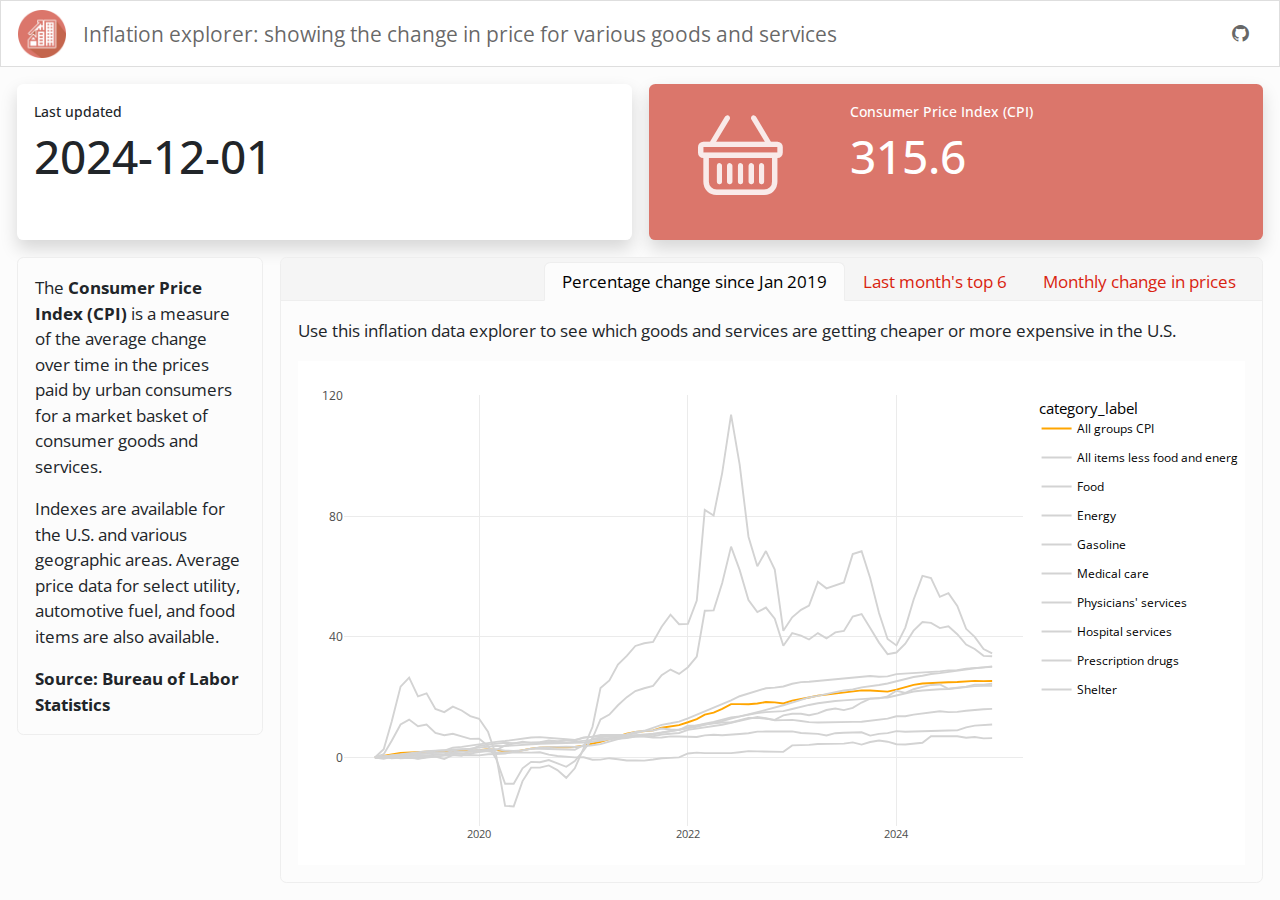
<file: index.html>
<!DOCTYPE html>
<html xmlns="http://www.w3.org/1999/xhtml" lang="en" xml:lang="en"><head>

<meta charset="utf-8">
<meta name="generator" content="quarto-1.6.37">

<meta name="viewport" content="width=device-width, initial-scale=1.0, user-scalable=yes">


<title>Inflation explorer: showing the change in price for various goods and services</title>
<style>
code{white-space: pre-wrap;}
span.smallcaps{font-variant: small-caps;}
div.columns{display: flex; gap: min(4vw, 1.5em);}
div.column{flex: auto; overflow-x: auto;}
div.hanging-indent{margin-left: 1.5em; text-indent: -1.5em;}
ul.task-list{list-style: none;}
ul.task-list li input[type="checkbox"] {
  width: 0.8em;
  margin: 0 0.8em 0.2em -1em; /* quarto-specific, see https://github.com/quarto-dev/quarto-cli/issues/4556 */ 
  vertical-align: middle;
}
</style>


<script src="index_files/libs/clipboard/clipboard.min.js"></script>
<script src="index_files/libs/quarto-html/quarto.js"></script>
<script src="index_files/libs/quarto-html/popper.min.js"></script>
<script src="index_files/libs/quarto-html/tippy.umd.min.js"></script>
<script src="index_files/libs/quarto-html/anchor.min.js"></script>
<link href="index_files/libs/quarto-html/tippy.css" rel="stylesheet">
<link href="index_files/libs/quarto-html/quarto-syntax-highlighting-29e2c20b02301cfff04dc8050bf30c7e.css" rel="stylesheet" id="quarto-text-highlighting-styles">
<script src="index_files/libs/bootstrap/bootstrap.min.js"></script>
<link href="index_files/libs/bootstrap/bootstrap-icons.css" rel="stylesheet">
<link href="index_files/libs/bootstrap/bootstrap-85a39921254bad258e43ceabcf6a8b48.min.css" rel="stylesheet" append-hash="true" id="quarto-bootstrap" data-mode="light">
<script src="index_files/libs/quarto-dashboard/quarto-dashboard.js"></script>
<script src="index_files/libs/quarto-dashboard/stickythead.js"></script>
<script src="index_files/libs/quarto-dashboard/datatables.min.js" kdttablesentinel="true"></script>
<script src="index_files/libs/quarto-dashboard/pdfmake.min.js" kdttablesentinel="true"></script>
<script src="index_files/libs/quarto-dashboard/vfs_fonts.js" kdttablesentinel="true"></script>
<script src="index_files/libs/quarto-dashboard/web-components.js" type="module"></script>
<script src="index_files/libs/quarto-dashboard/components.js"></script>
<link href="index_files/libs/quarto-dashboard/datatables.min.css" rel="stylesheet" kdttablesentinel="true">
<link href="index_files/libs/htmltools-fill-0.5.8.1/fill.css" rel="stylesheet">

<script src="index_files/libs/htmlwidgets-1.6.4/htmlwidgets.js"></script>

<script src="index_files/libs/plotly-binding-4.10.4/plotly.js"></script>

<script src="index_files/libs/typedarray-0.1/typedarray.min.js"></script>

<script src="index_files/libs/jquery-3.5.1/jquery.min.js"></script>

<link href="index_files/libs/crosstalk-1.2.1/css/crosstalk.min.css" rel="stylesheet">

<script src="index_files/libs/crosstalk-1.2.1/js/crosstalk.min.js"></script>

<link href="index_files/libs/plotly-htmlwidgets-css-2.11.1/plotly-htmlwidgets.css" rel="stylesheet">

<script src="index_files/libs/plotly-main-2.11.1/plotly-latest.min.js"></script>



</head>

<body class="quarto-dashboard dashboard-fill fullcontent">

<header id="quarto-dashboard-header">
<nav class="navbar navbar-expand-md slim" data-bs-theme="dark">
  <div class="navbar-container container-fluid">
    <button class="navbar-toggler hidden" type="button" data-bs-toggle="collapse" data-bs-target="#dashboard-collapse" aria-controls="dashboard-collapse" aria-expanded="false" aria-label="Toggle navigation">
      <span class="navbar-toggler-icon"></span>
    </button>    


    <div class="navbar-brand-container">       
    <a href="#"><img src="images/logo-orange.png" alt="" class="navbar-logo d-inline-block"></a>
      <div class="navbar-title">
        <div class="navbar-title-text"><a href="#">Inflation explorer: showing the change in price for various goods and services</a></div>
        
        
      </div>
    </div>
<div class="quarto-dashboard-links"><a class="quarto-dashboard-link" href="https://github.com/econmaett/bls-dashboard"><i class="bi bi-github"></i></a></div></div>
</nav>
</header>
<div class="page-layout-custom quarto-dashboard-content bslib-gap-spacing html-fill-container bslib-page-fill">  

<div class="bslib-grid-item html-fill-item bslib-grid" data-layout="fill" style="display: grid; grid-template-rows: minmax(3em, 20fr) minmax(3em, 80fr); grid-auto-columns: minmax(0, 1fr);">
<div class="bslib-grid" style="display: grid; grid-template-columns: minmax(3em, 1fr) minmax(3em, 1fr);
grid-auto-rows: minmax(0, 1fr);">
<div class="card valuebox cell bslib-card html-fill-container bslib-value-box" data-bslib-card-init="" data-require-bs-caller="card()" style=" background: #ffff;">
<div class="card-body html-fill-item html-fill-container">
<div class="html-fill-item html-fill-container value-box-grid">
<div class="value-box-area">
<p class="value-box-title">
Last updated
</p>
<p class="value-box-value">
2024-12-01
</p>
</div>
</div>
</div>
<script data-bslib-card-init="">bslib.Card.initializeAllCards();</script></div><div class="card valuebox cell bslib-card html-fill-container bslib-value-box bg-primary showcase-left-center" data-bslib-card-init="" data-require-bs-caller="card()">
<div class="card-body html-fill-item html-fill-container">
<div data-icon="basket" class="html-fill-item html-fill-container value-box-grid">
<div class="value-box-showcase html-fill-item html-fill-container">

<i class="bi bi-basket"></i></div>
<div class="value-box-area">
<p class="value-box-title">
Consumer Price Index (CPI)
</p>
<p class="value-box-value">
315.6
</p>
</div>
</div>
</div>
<script data-bslib-card-init="">bslib.Card.initializeAllCards();</script></div>
</div>
<div class="bslib-grid" style="display: grid; grid-template-columns: minmax(3em, 20fr) minmax(3em, 80fr);
grid-auto-rows: minmax(0, 1fr);">
<div class="bslib-grid" style="display: grid; grid-template-rows: minmax(3em, max-content); grid-auto-columns: minmax(0, 1fr);">
<div class="card bslib-card html-fill-container" data-fill="false" data-bslib-card-init="" data-require-bs-caller="card()" data-full-screen="false">
<div class="card-body html-fill-item html-fill-container">
<p>The <strong>Consumer Price Index (CPI)</strong> is a measure of the average change over time in the prices paid by urban consumers for a market basket of consumer goods and services.</p>
<p>Indexes are available for the U.S. and various geographic areas. Average price data for select utility, automotive fuel, and food items are also available.</p>
<strong>Source: Bureau of Labor Statistics</strong>
</div>
<bslib-tooltip placement="auto" bsoptions="[]" data-require-bs-version="5" data-require-bs-caller="tooltip()">
    <template>Expand</template>
    <span class="bslib-full-screen-enter badge rounded-pill">
        <svg xmlns="http://www.w3.org/2000/svg" viewbox="0 0 24 24" style="height:1em;width:1em;" aria-hidden="true" role="img"><path d="M20 5C20 4.4 19.6 4 19 4H13C12.4 4 12 3.6 12 3C12 2.4 12.4 2 13 2H21C21.6 2 22 2.4 22 3V11C22 11.6 21.6 12 21 12C20.4 12 20 11.6 20 11V5ZM4 19C4 19.6 4.4 20 5 20H11C11.6 20 12 20.4 12 21C12 21.6 11.6 22 11 22H3C2.4 22 2 21.6 2 21V13C2 12.4 2.4 12 3 12C3.6 12 4 12.4 4 13V19Z"></path></svg>
    </span>
</bslib-tooltip><script data-bslib-card-init="">bslib.Card.initializeAllCards();</script></div>
</div><div class="card tabset bslib-card html-fill-container" data-bslib-card-init="" data-require-bs-caller="card()" data-full-screen="false">
<div class="card-header bslib-navs-card-title"><div class="card-title"><span style="display: inline">

</span></div><ul class="nav nav-tabs card-header-tabs" role="tablist" data-tabsetid="card-tabset-4"><li class="nav-item" role="presentation"><a href="#card-tabset-4-1" role="tab" data-toggle="tab" data-bs-toggle="tab" data-value="Percentage change since Jan 2019" aria-selected="true" class="nav-link active">Percentage change since Jan 2019</a></li><li class="nav-item" role="presentation"><a href="#card-tabset-4-2" role="tab" data-toggle="tab" data-bs-toggle="tab" data-value="Last month's top 6" aria-selected="false" class="nav-link">Last month's top 6</a></li><li class="nav-item" role="presentation"><a href="#card-tabset-4-3" role="tab" data-toggle="tab" data-bs-toggle="tab" data-value="Monthly change in prices" aria-selected="false" class="nav-link">Monthly change in prices</a></li></ul></div>



<div id="3ade8a4a-fb1d-4a6c-8409-ac45482d5fc9" class="hidden">

</div>
<div class="tab-content html-fill-item html-fill-container" data-tabset-id="card-tabset-4"><div class="tab-pane active show html-fill-item html-fill-container" role="tabpanel" id="card-tabset-4-1"><div class="card-body html-fill-item html-fill-container" data-title="Percentage change since Jan 2019">
<p>Use this inflation data explorer to see which goods and services are getting cheaper or more expensive in the U.S.</p>
<div class="cell-output-display html-fill-item html-fill-container">
<div class="plotly html-widget html-fill-item html-fill-container" id="htmlwidget-b63f245f07ba018b2f33" style="width:100%;height:260px;"></div>
<script type="application/json" data-for="htmlwidget-b63f245f07ba018b2f33">{"x":{"data":[{"x":[17897,17928,17956,17987,18017,18048,18078,18109,18140,18170,18201,18231,18262,18293,18322,18353,18383,18414,18444,18475,18506,18536,18567,18597,18628,18659,18687,18718,18748,18779,18809,18840,18871,18901,18932,18962,18993,19024,19052,19083,19113,19144,19174,19205,19236,19266,19297,19327,19358,19389,19417,19448,19478,19509,19539,19570,19601,19631,19662,19692,19723,19754,19783,19814,19844,19875,19905,19936,19967,19997,20028,20058],"y":[0,0.42270531400967032,0.98922578184592269,1.5239638952453649,1.7400839054157113,1.7603451563691772,1.930380752606168,1.9252161200101721,2.0050692855326826,2.2382723112128207,2.183447749809321,2.0904843630816172,2.4865719552504508,2.7674485125858155,2.543780193236723,1.8580758962624035,1.8600622934147029,2.4174453343503832,2.935497711670485,3.2600750063564776,3.4038901601830602,3.446796338672764,3.3836289092295941,3.4809623696923468,3.9211479786422601,4.4900521230612851,5.2301837020086532,6.0950610221205128,6.9456362827358271,7.9392321383168225,8.4584763539282992,8.6825419527078651,8.9777205695397981,9.8831203915586112,10.423023137554026,10.762299771167061,11.694317315026712,12.71453089244852,14.219425375031793,14.857058860920414,16.123188405797105,17.718265319094836,17.704360539028741,17.662646198830412,17.915713196033565,18.394037630307658,18.27445652173914,17.911343122298515,18.854087210780587,19.517543859649116,19.913234172387501,20.519879862700233,20.823401347571838,21.213529748283751,21.444746376811587,21.975114416475982,22.278238621917112,22.231359649122808,21.985046402237479,21.863876175947112,22.527730104246118,23.286136536994675,24.083079074497842,24.566170861937458,24.773153445207232,24.815265064836012,24.96027205695399,25.061975591151796,25.262601703534198,25.406814136791255,25.338879354182559,25.383374650394114],"text":["year_month: 2019-01-01<br />jan_2019_pct_change:   0.000000000<br />category_label: All groups CPI<br />category_label: All groups CPI","year_month: 2019-02-01<br />jan_2019_pct_change:   0.422705314<br />category_label: All groups CPI<br />category_label: All groups CPI","year_month: 2019-03-01<br />jan_2019_pct_change:   0.989225782<br />category_label: All groups CPI<br />category_label: All groups CPI","year_month: 2019-04-01<br />jan_2019_pct_change:   1.523963895<br />category_label: All groups CPI<br />category_label: All groups CPI","year_month: 2019-05-01<br />jan_2019_pct_change:   1.740083905<br />category_label: All groups CPI<br />category_label: All groups CPI","year_month: 2019-06-01<br />jan_2019_pct_change:   1.760345156<br />category_label: All groups CPI<br />category_label: All groups CPI","year_month: 2019-07-01<br />jan_2019_pct_change:   1.930380753<br />category_label: All groups CPI<br />category_label: All groups CPI","year_month: 2019-08-01<br />jan_2019_pct_change:   1.925216120<br />category_label: All groups CPI<br />category_label: All groups CPI","year_month: 2019-09-01<br />jan_2019_pct_change:   2.005069286<br />category_label: All groups CPI<br />category_label: All groups CPI","year_month: 2019-10-01<br />jan_2019_pct_change:   2.238272311<br />category_label: All groups CPI<br />category_label: All groups CPI","year_month: 2019-11-01<br />jan_2019_pct_change:   2.183447750<br />category_label: All groups CPI<br />category_label: All groups CPI","year_month: 2019-12-01<br />jan_2019_pct_change:   2.090484363<br />category_label: All groups CPI<br />category_label: All groups CPI","year_month: 2020-01-01<br />jan_2019_pct_change:   2.486571955<br />category_label: All groups CPI<br />category_label: All groups CPI","year_month: 2020-02-01<br />jan_2019_pct_change:   2.767448513<br />category_label: All groups CPI<br />category_label: All groups CPI","year_month: 2020-03-01<br />jan_2019_pct_change:   2.543780193<br />category_label: All groups CPI<br />category_label: All groups CPI","year_month: 2020-04-01<br />jan_2019_pct_change:   1.858075896<br />category_label: All groups CPI<br />category_label: All groups CPI","year_month: 2020-05-01<br />jan_2019_pct_change:   1.860062293<br />category_label: All groups CPI<br />category_label: All groups CPI","year_month: 2020-06-01<br />jan_2019_pct_change:   2.417445334<br />category_label: All groups CPI<br />category_label: All groups CPI","year_month: 2020-07-01<br />jan_2019_pct_change:   2.935497712<br />category_label: All groups CPI<br />category_label: All groups CPI","year_month: 2020-08-01<br />jan_2019_pct_change:   3.260075006<br />category_label: All groups CPI<br />category_label: All groups CPI","year_month: 2020-09-01<br />jan_2019_pct_change:   3.403890160<br />category_label: All groups CPI<br />category_label: All groups CPI","year_month: 2020-10-01<br />jan_2019_pct_change:   3.446796339<br />category_label: All groups CPI<br />category_label: All groups CPI","year_month: 2020-11-01<br />jan_2019_pct_change:   3.383628909<br />category_label: All groups CPI<br />category_label: All groups CPI","year_month: 2020-12-01<br />jan_2019_pct_change:   3.480962370<br />category_label: All groups CPI<br />category_label: All groups CPI","year_month: 2021-01-01<br />jan_2019_pct_change:   3.921147979<br />category_label: All groups CPI<br />category_label: All groups CPI","year_month: 2021-02-01<br />jan_2019_pct_change:   4.490052123<br />category_label: All groups CPI<br />category_label: All groups CPI","year_month: 2021-03-01<br />jan_2019_pct_change:   5.230183702<br />category_label: All groups CPI<br />category_label: All groups CPI","year_month: 2021-04-01<br />jan_2019_pct_change:   6.095061022<br />category_label: All groups CPI<br />category_label: All groups CPI","year_month: 2021-05-01<br />jan_2019_pct_change:   6.945636283<br />category_label: All groups CPI<br />category_label: All groups CPI","year_month: 2021-06-01<br />jan_2019_pct_change:   7.939232138<br />category_label: All groups CPI<br />category_label: All groups CPI","year_month: 2021-07-01<br />jan_2019_pct_change:   8.458476354<br />category_label: All groups CPI<br />category_label: All groups CPI","year_month: 2021-08-01<br />jan_2019_pct_change:   8.682541953<br />category_label: All groups CPI<br />category_label: All groups CPI","year_month: 2021-09-01<br />jan_2019_pct_change:   8.977720570<br />category_label: All groups CPI<br />category_label: All groups CPI","year_month: 2021-10-01<br />jan_2019_pct_change:   9.883120392<br />category_label: All groups CPI<br />category_label: All groups CPI","year_month: 2021-11-01<br />jan_2019_pct_change:  10.423023138<br />category_label: All groups CPI<br />category_label: All groups CPI","year_month: 2021-12-01<br />jan_2019_pct_change:  10.762299771<br />category_label: All groups CPI<br />category_label: All groups CPI","year_month: 2022-01-01<br />jan_2019_pct_change:  11.694317315<br />category_label: All groups CPI<br />category_label: All groups CPI","year_month: 2022-02-01<br />jan_2019_pct_change:  12.714530892<br />category_label: All groups CPI<br />category_label: All groups CPI","year_month: 2022-03-01<br />jan_2019_pct_change:  14.219425375<br />category_label: All groups CPI<br />category_label: All groups CPI","year_month: 2022-04-01<br />jan_2019_pct_change:  14.857058861<br />category_label: All groups CPI<br />category_label: All groups CPI","year_month: 2022-05-01<br />jan_2019_pct_change:  16.123188406<br />category_label: All groups CPI<br />category_label: All groups CPI","year_month: 2022-06-01<br />jan_2019_pct_change:  17.718265319<br />category_label: All groups CPI<br />category_label: All groups CPI","year_month: 2022-07-01<br />jan_2019_pct_change:  17.704360539<br />category_label: All groups CPI<br />category_label: All groups CPI","year_month: 2022-08-01<br />jan_2019_pct_change:  17.662646199<br />category_label: All groups CPI<br />category_label: All groups CPI","year_month: 2022-09-01<br />jan_2019_pct_change:  17.915713196<br />category_label: All groups CPI<br />category_label: All groups CPI","year_month: 2022-10-01<br />jan_2019_pct_change:  18.394037630<br />category_label: All groups CPI<br />category_label: All groups CPI","year_month: 2022-11-01<br />jan_2019_pct_change:  18.274456522<br />category_label: All groups CPI<br />category_label: All groups CPI","year_month: 2022-12-01<br />jan_2019_pct_change:  17.911343122<br />category_label: All groups CPI<br />category_label: All groups CPI","year_month: 2023-01-01<br />jan_2019_pct_change:  18.854087211<br />category_label: All groups CPI<br />category_label: All groups CPI","year_month: 2023-02-01<br />jan_2019_pct_change:  19.517543860<br />category_label: All groups CPI<br />category_label: All groups CPI","year_month: 2023-03-01<br />jan_2019_pct_change:  19.913234172<br />category_label: All groups CPI<br />category_label: All groups CPI","year_month: 2023-04-01<br />jan_2019_pct_change:  20.519879863<br />category_label: All groups CPI<br />category_label: All groups CPI","year_month: 2023-05-01<br />jan_2019_pct_change:  20.823401348<br />category_label: All groups CPI<br />category_label: All groups CPI","year_month: 2023-06-01<br />jan_2019_pct_change:  21.213529748<br />category_label: All groups CPI<br />category_label: All groups CPI","year_month: 2023-07-01<br />jan_2019_pct_change:  21.444746377<br />category_label: All groups CPI<br />category_label: All groups CPI","year_month: 2023-08-01<br />jan_2019_pct_change:  21.975114416<br />category_label: All groups CPI<br />category_label: All groups CPI","year_month: 2023-09-01<br />jan_2019_pct_change:  22.278238622<br />category_label: All groups CPI<br />category_label: All groups CPI","year_month: 2023-10-01<br />jan_2019_pct_change:  22.231359649<br />category_label: All groups CPI<br />category_label: All groups CPI","year_month: 2023-11-01<br />jan_2019_pct_change:  21.985046402<br />category_label: All groups CPI<br />category_label: All groups CPI","year_month: 2023-12-01<br />jan_2019_pct_change:  21.863876176<br />category_label: All groups CPI<br />category_label: All groups CPI","year_month: 2024-01-01<br />jan_2019_pct_change:  22.527730104<br />category_label: All groups CPI<br />category_label: All groups CPI","year_month: 2024-02-01<br />jan_2019_pct_change:  23.286136537<br />category_label: All groups CPI<br />category_label: All groups CPI","year_month: 2024-03-01<br />jan_2019_pct_change:  24.083079074<br />category_label: All groups CPI<br />category_label: All groups CPI","year_month: 2024-04-01<br />jan_2019_pct_change:  24.566170862<br />category_label: All groups CPI<br />category_label: All groups CPI","year_month: 2024-05-01<br />jan_2019_pct_change:  24.773153445<br />category_label: All groups CPI<br />category_label: All groups CPI","year_month: 2024-06-01<br />jan_2019_pct_change:  24.815265065<br />category_label: All groups CPI<br />category_label: All groups CPI","year_month: 2024-07-01<br />jan_2019_pct_change:  24.960272057<br />category_label: All groups CPI<br />category_label: All groups CPI","year_month: 2024-08-01<br />jan_2019_pct_change:  25.061975591<br />category_label: All groups CPI<br />category_label: All groups CPI","year_month: 2024-09-01<br />jan_2019_pct_change:  25.262601704<br />category_label: All groups CPI<br />category_label: All groups CPI","year_month: 2024-10-01<br />jan_2019_pct_change:  25.406814137<br />category_label: All groups CPI<br />category_label: All groups CPI","year_month: 2024-11-01<br />jan_2019_pct_change:  25.338879354<br />category_label: All groups CPI<br />category_label: All groups CPI","year_month: 2024-12-01<br />jan_2019_pct_change:  25.383374650<br />category_label: All groups CPI<br />category_label: All groups CPI"],"type":"scatter","mode":"lines","line":{"width":1.8897637795275593,"color":"rgba(255,165,0,1)","dash":"solid"},"hoveron":"points","name":"All groups CPI","legendgroup":"All groups CPI","showlegend":true,"xaxis":"x","yaxis":"y","hoverinfo":"text","frame":null},{"x":[17897,17928,17956,17987,18017,18048,18078,18109,18140,18170,18201,18231,18262,18293,18322,18353,18383,18414,18444,18475,18506,18536,18567,18597,18628,18659,18687,18718,18748,18779,18809,18840,18871,18901,18932,18962,18993,19024,19052,19083,19113,19144,19174,19205,19236,19266,19297,19327,19358,19389,19417,19448,19478,19509,19539,19570,19601,19631,19662,19692,19723,19754,19783,19814,19844,19875,19905,19936,19967,19997,20028,20058],"y":[0,0.38135951591943845,0.65892158294953851,0.84960134090925776,0.94878556984797935,1.1744489124333992,1.3239941258332473,1.5558084283528375,1.6915139819007916,1.8979555746918797,1.9167928894903121,1.850285635201939,2.2612466458046625,2.7471724806052382,2.7640876204242613,2.2939236204550113,2.1824374716479049,2.375808274578854,2.9144017038158863,3.3192117544844177,3.4337733832586093,3.5391085721315227,3.594851646535087,3.4998962025511045,3.7032623153750861,4.065015646504337,4.4559860373209528,5.3228869530451108,6.0629243201266929,6.9567356855629283,7.3134913617456432,7.4522723952606809,7.5972043887099137,8.2634302365812982,8.7005328269043005,9.1441708121573715,9.9468710835684657,10.739960480082427,11.218966484957054,11.81138081361822,12.449542906789873,13.285304587847238,13.656668793873644,14.245623207571825,14.731549042372421,15.067160793781373,15.176724767609048,15.373939920498836,16.084760227893057,16.872467534464601,17.435664803438382,17.982715802584934,18.442884492661129,18.755814579312787,18.944956597288954,19.214445529405431,19.488932116468423,19.705369019152545,19.7922513282229,19.907966261984747,20.567656714926063,21.258101967538295,21.899723975672956,22.241871122011975,22.492138304334123,22.635916992795675,22.717032776927741,23.025734078624637,23.445537094132739,23.695035406463109,23.767693620685673,23.790759720438867],"text":["year_month: 2019-01-01<br />jan_2019_pct_change:   0.000000000<br />category_label: All items less food and energy<br />category_label: All items less food and energy","year_month: 2019-02-01<br />jan_2019_pct_change:   0.381359516<br />category_label: All items less food and energy<br />category_label: All items less food and energy","year_month: 2019-03-01<br />jan_2019_pct_change:   0.658921583<br />category_label: All items less food and energy<br />category_label: All items less food and energy","year_month: 2019-04-01<br />jan_2019_pct_change:   0.849601341<br />category_label: All items less food and energy<br />category_label: All items less food and energy","year_month: 2019-05-01<br />jan_2019_pct_change:   0.948785570<br />category_label: All items less food and energy<br />category_label: All items less food and energy","year_month: 2019-06-01<br />jan_2019_pct_change:   1.174448912<br />category_label: All items less food and energy<br />category_label: All items less food and energy","year_month: 2019-07-01<br />jan_2019_pct_change:   1.323994126<br />category_label: All items less food and energy<br />category_label: All items less food and energy","year_month: 2019-08-01<br />jan_2019_pct_change:   1.555808428<br />category_label: All items less food and energy<br />category_label: All items less food and energy","year_month: 2019-09-01<br />jan_2019_pct_change:   1.691513982<br />category_label: All items less food and energy<br />category_label: All items less food and energy","year_month: 2019-10-01<br />jan_2019_pct_change:   1.897955575<br />category_label: All items less food and energy<br />category_label: All items less food and energy","year_month: 2019-11-01<br />jan_2019_pct_change:   1.916792889<br />category_label: All items less food and energy<br />category_label: All items less food and energy","year_month: 2019-12-01<br />jan_2019_pct_change:   1.850285635<br />category_label: All items less food and energy<br />category_label: All items less food and energy","year_month: 2020-01-01<br />jan_2019_pct_change:   2.261246646<br />category_label: All items less food and energy<br />category_label: All items less food and energy","year_month: 2020-02-01<br />jan_2019_pct_change:   2.747172481<br />category_label: All items less food and energy<br />category_label: All items less food and energy","year_month: 2020-03-01<br />jan_2019_pct_change:   2.764087620<br />category_label: All items less food and energy<br />category_label: All items less food and energy","year_month: 2020-04-01<br />jan_2019_pct_change:   2.293923620<br />category_label: All items less food and energy<br />category_label: All items less food and energy","year_month: 2020-05-01<br />jan_2019_pct_change:   2.182437472<br />category_label: All items less food and energy<br />category_label: All items less food and energy","year_month: 2020-06-01<br />jan_2019_pct_change:   2.375808275<br />category_label: All items less food and energy<br />category_label: All items less food and energy","year_month: 2020-07-01<br />jan_2019_pct_change:   2.914401704<br />category_label: All items less food and energy<br />category_label: All items less food and energy","year_month: 2020-08-01<br />jan_2019_pct_change:   3.319211754<br />category_label: All items less food and energy<br />category_label: All items less food and energy","year_month: 2020-09-01<br />jan_2019_pct_change:   3.433773383<br />category_label: All items less food and energy<br />category_label: All items less food and energy","year_month: 2020-10-01<br />jan_2019_pct_change:   3.539108572<br />category_label: All items less food and energy<br />category_label: All items less food and energy","year_month: 2020-11-01<br />jan_2019_pct_change:   3.594851647<br />category_label: All items less food and energy<br />category_label: All items less food and energy","year_month: 2020-12-01<br />jan_2019_pct_change:   3.499896203<br />category_label: All items less food and energy<br />category_label: All items less food and energy","year_month: 2021-01-01<br />jan_2019_pct_change:   3.703262315<br />category_label: All items less food and energy<br />category_label: All items less food and energy","year_month: 2021-02-01<br />jan_2019_pct_change:   4.065015647<br />category_label: All items less food and energy<br />category_label: All items less food and energy","year_month: 2021-03-01<br />jan_2019_pct_change:   4.455986037<br />category_label: All items less food and energy<br />category_label: All items less food and energy","year_month: 2021-04-01<br />jan_2019_pct_change:   5.322886953<br />category_label: All items less food and energy<br />category_label: All items less food and energy","year_month: 2021-05-01<br />jan_2019_pct_change:   6.062924320<br />category_label: All items less food and energy<br />category_label: All items less food and energy","year_month: 2021-06-01<br />jan_2019_pct_change:   6.956735686<br />category_label: All items less food and energy<br />category_label: All items less food and energy","year_month: 2021-07-01<br />jan_2019_pct_change:   7.313491362<br />category_label: All items less food and energy<br />category_label: All items less food and energy","year_month: 2021-08-01<br />jan_2019_pct_change:   7.452272395<br />category_label: All items less food and energy<br />category_label: All items less food and energy","year_month: 2021-09-01<br />jan_2019_pct_change:   7.597204389<br />category_label: All items less food and energy<br />category_label: All items less food and energy","year_month: 2021-10-01<br />jan_2019_pct_change:   8.263430237<br />category_label: All items less food and energy<br />category_label: All items less food and energy","year_month: 2021-11-01<br />jan_2019_pct_change:   8.700532827<br />category_label: All items less food and energy<br />category_label: All items less food and energy","year_month: 2021-12-01<br />jan_2019_pct_change:   9.144170812<br />category_label: All items less food and energy<br />category_label: All items less food and energy","year_month: 2022-01-01<br />jan_2019_pct_change:   9.946871084<br />category_label: All items less food and energy<br />category_label: All items less food and energy","year_month: 2022-02-01<br />jan_2019_pct_change:  10.739960480<br />category_label: All items less food and energy<br />category_label: All items less food and energy","year_month: 2022-03-01<br />jan_2019_pct_change:  11.218966485<br />category_label: All items less food and energy<br />category_label: All items less food and energy","year_month: 2022-04-01<br />jan_2019_pct_change:  11.811380814<br />category_label: All items less food and energy<br />category_label: All items less food and energy","year_month: 2022-05-01<br />jan_2019_pct_change:  12.449542907<br />category_label: All items less food and energy<br />category_label: All items less food and energy","year_month: 2022-06-01<br />jan_2019_pct_change:  13.285304588<br />category_label: All items less food and energy<br />category_label: All items less food and energy","year_month: 2022-07-01<br />jan_2019_pct_change:  13.656668794<br />category_label: All items less food and energy<br />category_label: All items less food and energy","year_month: 2022-08-01<br />jan_2019_pct_change:  14.245623208<br />category_label: All items less food and energy<br />category_label: All items less food and energy","year_month: 2022-09-01<br />jan_2019_pct_change:  14.731549042<br />category_label: All items less food and energy<br />category_label: All items less food and energy","year_month: 2022-10-01<br />jan_2019_pct_change:  15.067160794<br />category_label: All items less food and energy<br />category_label: All items less food and energy","year_month: 2022-11-01<br />jan_2019_pct_change:  15.176724768<br />category_label: All items less food and energy<br />category_label: All items less food and energy","year_month: 2022-12-01<br />jan_2019_pct_change:  15.373939920<br />category_label: All items less food and energy<br />category_label: All items less food and energy","year_month: 2023-01-01<br />jan_2019_pct_change:  16.084760228<br />category_label: All items less food and energy<br />category_label: All items less food and energy","year_month: 2023-02-01<br />jan_2019_pct_change:  16.872467534<br />category_label: All items less food and energy<br />category_label: All items less food and energy","year_month: 2023-03-01<br />jan_2019_pct_change:  17.435664803<br />category_label: All items less food and energy<br />category_label: All items less food and energy","year_month: 2023-04-01<br />jan_2019_pct_change:  17.982715803<br />category_label: All items less food and energy<br />category_label: All items less food and energy","year_month: 2023-05-01<br />jan_2019_pct_change:  18.442884493<br />category_label: All items less food and energy<br />category_label: All items less food and energy","year_month: 2023-06-01<br />jan_2019_pct_change:  18.755814579<br />category_label: All items less food and energy<br />category_label: All items less food and energy","year_month: 2023-07-01<br />jan_2019_pct_change:  18.944956597<br />category_label: All items less food and energy<br />category_label: All items less food and energy","year_month: 2023-08-01<br />jan_2019_pct_change:  19.214445529<br />category_label: All items less food and energy<br />category_label: All items less food and energy","year_month: 2023-09-01<br />jan_2019_pct_change:  19.488932116<br />category_label: All items less food and energy<br />category_label: All items less food and energy","year_month: 2023-10-01<br />jan_2019_pct_change:  19.705369019<br />category_label: All items less food and energy<br />category_label: All items less food and energy","year_month: 2023-11-01<br />jan_2019_pct_change:  19.792251328<br />category_label: All items less food and energy<br />category_label: All items less food and energy","year_month: 2023-12-01<br />jan_2019_pct_change:  19.907966262<br />category_label: All items less food and energy<br />category_label: All items less food and energy","year_month: 2024-01-01<br />jan_2019_pct_change:  20.567656715<br />category_label: All items less food and energy<br />category_label: All items less food and energy","year_month: 2024-02-01<br />jan_2019_pct_change:  21.258101968<br />category_label: All items less food and energy<br />category_label: All items less food and energy","year_month: 2024-03-01<br />jan_2019_pct_change:  21.899723976<br />category_label: All items less food and energy<br />category_label: All items less food and energy","year_month: 2024-04-01<br />jan_2019_pct_change:  22.241871122<br />category_label: All items less food and energy<br />category_label: All items less food and energy","year_month: 2024-05-01<br />jan_2019_pct_change:  22.492138304<br />category_label: All items less food and energy<br />category_label: All items less food and energy","year_month: 2024-06-01<br />jan_2019_pct_change:  22.635916993<br />category_label: All items less food and energy<br />category_label: All items less food and energy","year_month: 2024-07-01<br />jan_2019_pct_change:  22.717032777<br />category_label: All items less food and energy<br />category_label: All items less food and energy","year_month: 2024-08-01<br />jan_2019_pct_change:  23.025734079<br />category_label: All items less food and energy<br />category_label: All items less food and energy","year_month: 2024-09-01<br />jan_2019_pct_change:  23.445537094<br />category_label: All items less food and energy<br />category_label: All items less food and energy","year_month: 2024-10-01<br />jan_2019_pct_change:  23.695035406<br />category_label: All items less food and energy<br />category_label: All items less food and energy","year_month: 2024-11-01<br />jan_2019_pct_change:  23.767693621<br />category_label: All items less food and energy<br />category_label: All items less food and energy","year_month: 2024-12-01<br />jan_2019_pct_change:  23.790759720<br />category_label: All items less food and energy<br />category_label: All items less food and energy"],"type":"scatter","mode":"lines","line":{"width":1.8897637795275593,"color":"rgba(211,211,211,1)","dash":"solid"},"hoveron":"points","name":"All items less food and energy","legendgroup":"All items less food and energy","showlegend":true,"xaxis":"x","yaxis":"y","hoverinfo":"text","frame":null},{"x":[17897,17928,17956,17987,18017,18048,18078,18109,18140,18170,18201,18231,18262,18293,18322,18353,18383,18414,18444,18475,18506,18536,18567,18597,18628,18659,18687,18718,18748,18779,18809,18840,18871,18901,18932,18962,18993,19024,19052,19083,19113,19144,19174,19205,19236,19266,19297,19327,19358,19389,19417,19448,19478,19509,19539,19570,19601,19631,19662,19692,19723,19754,19783,19814,19844,19875,19905,19936,19967,19997,20028,20058],"y":[0,0.31394174333215302,0.50971659445357231,0.50347675856127083,0.660252635355706,0.64231310716530043,0.7242109532519404,0.777249558336636,0.98511409149939777,1.2538170246122653,1.189468716972748,1.3283050655767779,1.8095524087716661,2.1289540085095777,2.453425474910031,4.0324939454092483,4.6884566935889778,5.2075330418810024,4.8538123447353438,4.9380501292816144,4.9708092677162741,5.2301524469906449,4.9341502318489194,5.3062004469282664,5.6630410620200751,5.8287867029097242,6.0038920976378485,6.5022989895365768,6.9398674814852441,7.7175070295651409,8.4666773263863302,8.8597869876022326,9.7844526688948079,10.837034985979873,11.3448016317171,11.913796667147668,13.008107886762588,14.186656890923773,15.330886797677238,16.49422620185091,17.791722077709373,18.962861276748434,20.324315470503134,21.238061438984168,22.122168186976694,22.972735817048015,23.180990339954082,23.563960267844969,24.4597667081356,25.018622010241149,25.133278994762449,25.407441784281076,25.673804778934333,25.793531630118132,26.17065171186,26.395675793726646,26.631229598661569,27.031749064999598,26.813744798511824,26.906172367666741,27.654172695258129,27.811728551539105,27.933405351439273,28.181048838415563,28.353424304940795,28.58351825346994,28.915399524992498,28.989107586470492,29.50896391424908,29.741007811494569,29.829145493473536,30.0873187035181],"text":["year_month: 2019-01-01<br />jan_2019_pct_change:   0.000000000<br />category_label: Food<br />category_label: Food","year_month: 2019-02-01<br />jan_2019_pct_change:   0.313941743<br />category_label: Food<br />category_label: Food","year_month: 2019-03-01<br />jan_2019_pct_change:   0.509716594<br />category_label: Food<br />category_label: Food","year_month: 2019-04-01<br />jan_2019_pct_change:   0.503476759<br />category_label: Food<br />category_label: Food","year_month: 2019-05-01<br />jan_2019_pct_change:   0.660252635<br />category_label: Food<br />category_label: Food","year_month: 2019-06-01<br />jan_2019_pct_change:   0.642313107<br />category_label: Food<br />category_label: Food","year_month: 2019-07-01<br />jan_2019_pct_change:   0.724210953<br />category_label: Food<br />category_label: Food","year_month: 2019-08-01<br />jan_2019_pct_change:   0.777249558<br />category_label: Food<br />category_label: Food","year_month: 2019-09-01<br />jan_2019_pct_change:   0.985114091<br />category_label: Food<br />category_label: Food","year_month: 2019-10-01<br />jan_2019_pct_change:   1.253817025<br />category_label: Food<br />category_label: Food","year_month: 2019-11-01<br />jan_2019_pct_change:   1.189468717<br />category_label: Food<br />category_label: Food","year_month: 2019-12-01<br />jan_2019_pct_change:   1.328305066<br />category_label: Food<br />category_label: Food","year_month: 2020-01-01<br />jan_2019_pct_change:   1.809552409<br />category_label: Food<br />category_label: Food","year_month: 2020-02-01<br />jan_2019_pct_change:   2.128954009<br />category_label: Food<br />category_label: Food","year_month: 2020-03-01<br />jan_2019_pct_change:   2.453425475<br />category_label: Food<br />category_label: Food","year_month: 2020-04-01<br />jan_2019_pct_change:   4.032493945<br />category_label: Food<br />category_label: Food","year_month: 2020-05-01<br />jan_2019_pct_change:   4.688456694<br />category_label: Food<br />category_label: Food","year_month: 2020-06-01<br />jan_2019_pct_change:   5.207533042<br />category_label: Food<br />category_label: Food","year_month: 2020-07-01<br />jan_2019_pct_change:   4.853812345<br />category_label: Food<br />category_label: Food","year_month: 2020-08-01<br />jan_2019_pct_change:   4.938050129<br />category_label: Food<br />category_label: Food","year_month: 2020-09-01<br />jan_2019_pct_change:   4.970809268<br />category_label: Food<br />category_label: Food","year_month: 2020-10-01<br />jan_2019_pct_change:   5.230152447<br />category_label: Food<br />category_label: Food","year_month: 2020-11-01<br />jan_2019_pct_change:   4.934150232<br />category_label: Food<br />category_label: Food","year_month: 2020-12-01<br />jan_2019_pct_change:   5.306200447<br />category_label: Food<br />category_label: Food","year_month: 2021-01-01<br />jan_2019_pct_change:   5.663041062<br />category_label: Food<br />category_label: Food","year_month: 2021-02-01<br />jan_2019_pct_change:   5.828786703<br />category_label: Food<br />category_label: Food","year_month: 2021-03-01<br />jan_2019_pct_change:   6.003892098<br />category_label: Food<br />category_label: Food","year_month: 2021-04-01<br />jan_2019_pct_change:   6.502298990<br />category_label: Food<br />category_label: Food","year_month: 2021-05-01<br />jan_2019_pct_change:   6.939867481<br />category_label: Food<br />category_label: Food","year_month: 2021-06-01<br />jan_2019_pct_change:   7.717507030<br />category_label: Food<br />category_label: Food","year_month: 2021-07-01<br />jan_2019_pct_change:   8.466677326<br />category_label: Food<br />category_label: Food","year_month: 2021-08-01<br />jan_2019_pct_change:   8.859786988<br />category_label: Food<br />category_label: Food","year_month: 2021-09-01<br />jan_2019_pct_change:   9.784452669<br />category_label: Food<br />category_label: Food","year_month: 2021-10-01<br />jan_2019_pct_change:  10.837034986<br />category_label: Food<br />category_label: Food","year_month: 2021-11-01<br />jan_2019_pct_change:  11.344801632<br />category_label: Food<br />category_label: Food","year_month: 2021-12-01<br />jan_2019_pct_change:  11.913796667<br />category_label: Food<br />category_label: Food","year_month: 2022-01-01<br />jan_2019_pct_change:  13.008107887<br />category_label: Food<br />category_label: Food","year_month: 2022-02-01<br />jan_2019_pct_change:  14.186656891<br />category_label: Food<br />category_label: Food","year_month: 2022-03-01<br />jan_2019_pct_change:  15.330886798<br />category_label: Food<br />category_label: Food","year_month: 2022-04-01<br />jan_2019_pct_change:  16.494226202<br />category_label: Food<br />category_label: Food","year_month: 2022-05-01<br />jan_2019_pct_change:  17.791722078<br />category_label: Food<br />category_label: Food","year_month: 2022-06-01<br />jan_2019_pct_change:  18.962861277<br />category_label: Food<br />category_label: Food","year_month: 2022-07-01<br />jan_2019_pct_change:  20.324315471<br />category_label: Food<br />category_label: Food","year_month: 2022-08-01<br />jan_2019_pct_change:  21.238061439<br />category_label: Food<br />category_label: Food","year_month: 2022-09-01<br />jan_2019_pct_change:  22.122168187<br />category_label: Food<br />category_label: Food","year_month: 2022-10-01<br />jan_2019_pct_change:  22.972735817<br />category_label: Food<br />category_label: Food","year_month: 2022-11-01<br />jan_2019_pct_change:  23.180990340<br />category_label: Food<br />category_label: Food","year_month: 2022-12-01<br />jan_2019_pct_change:  23.563960268<br />category_label: Food<br />category_label: Food","year_month: 2023-01-01<br />jan_2019_pct_change:  24.459766708<br />category_label: Food<br />category_label: Food","year_month: 2023-02-01<br />jan_2019_pct_change:  25.018622010<br />category_label: Food<br />category_label: Food","year_month: 2023-03-01<br />jan_2019_pct_change:  25.133278995<br />category_label: Food<br />category_label: Food","year_month: 2023-04-01<br />jan_2019_pct_change:  25.407441784<br />category_label: Food<br />category_label: Food","year_month: 2023-05-01<br />jan_2019_pct_change:  25.673804779<br />category_label: Food<br />category_label: Food","year_month: 2023-06-01<br />jan_2019_pct_change:  25.793531630<br />category_label: Food<br />category_label: Food","year_month: 2023-07-01<br />jan_2019_pct_change:  26.170651712<br />category_label: Food<br />category_label: Food","year_month: 2023-08-01<br />jan_2019_pct_change:  26.395675794<br />category_label: Food<br />category_label: Food","year_month: 2023-09-01<br />jan_2019_pct_change:  26.631229599<br />category_label: Food<br />category_label: Food","year_month: 2023-10-01<br />jan_2019_pct_change:  27.031749065<br />category_label: Food<br />category_label: Food","year_month: 2023-11-01<br />jan_2019_pct_change:  26.813744799<br />category_label: Food<br />category_label: Food","year_month: 2023-12-01<br />jan_2019_pct_change:  26.906172368<br />category_label: Food<br />category_label: Food","year_month: 2024-01-01<br />jan_2019_pct_change:  27.654172695<br />category_label: Food<br />category_label: Food","year_month: 2024-02-01<br />jan_2019_pct_change:  27.811728552<br />category_label: Food<br />category_label: Food","year_month: 2024-03-01<br />jan_2019_pct_change:  27.933405351<br />category_label: Food<br />category_label: Food","year_month: 2024-04-01<br />jan_2019_pct_change:  28.181048838<br />category_label: Food<br />category_label: Food","year_month: 2024-05-01<br />jan_2019_pct_change:  28.353424305<br />category_label: Food<br />category_label: Food","year_month: 2024-06-01<br />jan_2019_pct_change:  28.583518253<br />category_label: Food<br />category_label: Food","year_month: 2024-07-01<br />jan_2019_pct_change:  28.915399525<br />category_label: Food<br />category_label: Food","year_month: 2024-08-01<br />jan_2019_pct_change:  28.989107586<br />category_label: Food<br />category_label: Food","year_month: 2024-09-01<br />jan_2019_pct_change:  29.508963914<br />category_label: Food<br />category_label: Food","year_month: 2024-10-01<br />jan_2019_pct_change:  29.741007811<br />category_label: Food<br />category_label: Food","year_month: 2024-11-01<br />jan_2019_pct_change:  29.829145493<br />category_label: Food<br />category_label: Food","year_month: 2024-12-01<br />jan_2019_pct_change:  30.087318704<br />category_label: Food<br />category_label: Food"],"type":"scatter","mode":"lines","line":{"width":1.8897637795275593,"color":"rgba(211,211,211,1)","dash":"solid"},"hoveron":"points","name":"Food","legendgroup":"Food","showlegend":true,"xaxis":"x","yaxis":"y","hoverinfo":"text","frame":null},{"x":[17897,17928,17956,17987,18017,18048,18078,18109,18140,18170,18201,18231,18262,18293,18322,18353,18383,18414,18444,18475,18506,18536,18567,18597,18628,18659,18687,18718,18748,18779,18809,18840,18871,18901,18932,18962,18993,19024,19052,19083,19113,19144,19174,19205,19236,19266,19297,19327,19358,19389,19417,19448,19478,19509,19539,19570,19601,19631,19662,19692,19723,19754,19783,19814,19844,19875,19905,19936,19967,19997,20028,20058],"y":[0,1.0854444738062459,5.5648349895045452,10.937211748926776,12.569616529469549,10.375792145111513,10.933721573769839,8.184460743008442,7.40665027946332,7.8718407682374174,7.0167478547887736,6.1920693248505509,6.2224837083609739,3.884564949666701,-0.49361048648054767,-8.7164631562152532,-8.7189561384702046,-3.5819169039154768,-1.4449325149703567,-1.5960072396204652,-0.85010694893872962,-2.0467384313158412,-3.0788330848660936,-1.2006202539850257,2.3483892841650795,6.3391552778927318,12.613493017156705,14.236424465130671,17.339190179644305,20.022137682423981,22.056411202465075,22.973330075836532,23.765599836460375,27.310620603002551,29.186340451628684,27.743900918913262,29.96066074001687,33.509670278166972,48.704397122101284,48.815584130672164,57.935910412189706,69.980006282315273,62.246775327453221,52.257395431859329,48.254164526856911,49.757931423044127,46.065326107008765,37.082612445964628,41.267332459127552,40.441158139836368,39.150291928222067,41.278301581049341,39.515264530347068,41.528596999446563,42.01422994271126,46.750896227120656,47.586543878980684,42.974526707318915,38.125676221436663,34.309418985555666,34.83045227684071,37.777655898645328,42.100985725183619,44.971904089986694,44.662275693921622,42.935137587690662,43.529963153722278,40.910337400218381,37.48298539610996,36.020602005354938,33.730049909504764,33.605400796757145],"text":["year_month: 2019-01-01<br />jan_2019_pct_change:   0.000000000<br />category_label: Energy<br />category_label: Energy","year_month: 2019-02-01<br />jan_2019_pct_change:   1.085444474<br />category_label: Energy<br />category_label: Energy","year_month: 2019-03-01<br />jan_2019_pct_change:   5.564834990<br />category_label: Energy<br />category_label: Energy","year_month: 2019-04-01<br />jan_2019_pct_change:  10.937211749<br />category_label: Energy<br />category_label: Energy","year_month: 2019-05-01<br />jan_2019_pct_change:  12.569616529<br />category_label: Energy<br />category_label: Energy","year_month: 2019-06-01<br />jan_2019_pct_change:  10.375792145<br />category_label: Energy<br />category_label: Energy","year_month: 2019-07-01<br />jan_2019_pct_change:  10.933721574<br />category_label: Energy<br />category_label: Energy","year_month: 2019-08-01<br />jan_2019_pct_change:   8.184460743<br />category_label: Energy<br />category_label: Energy","year_month: 2019-09-01<br />jan_2019_pct_change:   7.406650279<br />category_label: Energy<br />category_label: Energy","year_month: 2019-10-01<br />jan_2019_pct_change:   7.871840768<br />category_label: Energy<br />category_label: Energy","year_month: 2019-11-01<br />jan_2019_pct_change:   7.016747855<br />category_label: Energy<br />category_label: Energy","year_month: 2019-12-01<br />jan_2019_pct_change:   6.192069325<br />category_label: Energy<br />category_label: Energy","year_month: 2020-01-01<br />jan_2019_pct_change:   6.222483708<br />category_label: Energy<br />category_label: Energy","year_month: 2020-02-01<br />jan_2019_pct_change:   3.884564950<br />category_label: Energy<br />category_label: Energy","year_month: 2020-03-01<br />jan_2019_pct_change:  -0.493610486<br />category_label: Energy<br />category_label: Energy","year_month: 2020-04-01<br />jan_2019_pct_change:  -8.716463156<br />category_label: Energy<br />category_label: Energy","year_month: 2020-05-01<br />jan_2019_pct_change:  -8.718956138<br />category_label: Energy<br />category_label: Energy","year_month: 2020-06-01<br />jan_2019_pct_change:  -3.581916904<br />category_label: Energy<br />category_label: Energy","year_month: 2020-07-01<br />jan_2019_pct_change:  -1.444932515<br />category_label: Energy<br />category_label: Energy","year_month: 2020-08-01<br />jan_2019_pct_change:  -1.596007240<br />category_label: Energy<br />category_label: Energy","year_month: 2020-09-01<br />jan_2019_pct_change:  -0.850106949<br />category_label: Energy<br />category_label: Energy","year_month: 2020-10-01<br />jan_2019_pct_change:  -2.046738431<br />category_label: Energy<br />category_label: Energy","year_month: 2020-11-01<br />jan_2019_pct_change:  -3.078833085<br />category_label: Energy<br />category_label: Energy","year_month: 2020-12-01<br />jan_2019_pct_change:  -1.200620254<br />category_label: Energy<br />category_label: Energy","year_month: 2021-01-01<br />jan_2019_pct_change:   2.348389284<br />category_label: Energy<br />category_label: Energy","year_month: 2021-02-01<br />jan_2019_pct_change:   6.339155278<br />category_label: Energy<br />category_label: Energy","year_month: 2021-03-01<br />jan_2019_pct_change:  12.613493017<br />category_label: Energy<br />category_label: Energy","year_month: 2021-04-01<br />jan_2019_pct_change:  14.236424465<br />category_label: Energy<br />category_label: Energy","year_month: 2021-05-01<br />jan_2019_pct_change:  17.339190180<br />category_label: Energy<br />category_label: Energy","year_month: 2021-06-01<br />jan_2019_pct_change:  20.022137682<br />category_label: Energy<br />category_label: Energy","year_month: 2021-07-01<br />jan_2019_pct_change:  22.056411202<br />category_label: Energy<br />category_label: Energy","year_month: 2021-08-01<br />jan_2019_pct_change:  22.973330076<br />category_label: Energy<br />category_label: Energy","year_month: 2021-09-01<br />jan_2019_pct_change:  23.765599836<br />category_label: Energy<br />category_label: Energy","year_month: 2021-10-01<br />jan_2019_pct_change:  27.310620603<br />category_label: Energy<br />category_label: Energy","year_month: 2021-11-01<br />jan_2019_pct_change:  29.186340452<br />category_label: Energy<br />category_label: Energy","year_month: 2021-12-01<br />jan_2019_pct_change:  27.743900919<br />category_label: Energy<br />category_label: Energy","year_month: 2022-01-01<br />jan_2019_pct_change:  29.960660740<br />category_label: Energy<br />category_label: Energy","year_month: 2022-02-01<br />jan_2019_pct_change:  33.509670278<br />category_label: Energy<br />category_label: Energy","year_month: 2022-03-01<br />jan_2019_pct_change:  48.704397122<br />category_label: Energy<br />category_label: Energy","year_month: 2022-04-01<br />jan_2019_pct_change:  48.815584131<br />category_label: Energy<br />category_label: Energy","year_month: 2022-05-01<br />jan_2019_pct_change:  57.935910412<br />category_label: Energy<br />category_label: Energy","year_month: 2022-06-01<br />jan_2019_pct_change:  69.980006282<br />category_label: Energy<br />category_label: Energy","year_month: 2022-07-01<br />jan_2019_pct_change:  62.246775327<br />category_label: Energy<br />category_label: Energy","year_month: 2022-08-01<br />jan_2019_pct_change:  52.257395432<br />category_label: Energy<br />category_label: Energy","year_month: 2022-09-01<br />jan_2019_pct_change:  48.254164527<br />category_label: Energy<br />category_label: Energy","year_month: 2022-10-01<br />jan_2019_pct_change:  49.757931423<br />category_label: Energy<br />category_label: Energy","year_month: 2022-11-01<br />jan_2019_pct_change:  46.065326107<br />category_label: Energy<br />category_label: Energy","year_month: 2022-12-01<br />jan_2019_pct_change:  37.082612446<br />category_label: Energy<br />category_label: Energy","year_month: 2023-01-01<br />jan_2019_pct_change:  41.267332459<br />category_label: Energy<br />category_label: Energy","year_month: 2023-02-01<br />jan_2019_pct_change:  40.441158140<br />category_label: Energy<br />category_label: Energy","year_month: 2023-03-01<br />jan_2019_pct_change:  39.150291928<br />category_label: Energy<br />category_label: Energy","year_month: 2023-04-01<br />jan_2019_pct_change:  41.278301581<br />category_label: Energy<br />category_label: Energy","year_month: 2023-05-01<br />jan_2019_pct_change:  39.515264530<br />category_label: Energy<br />category_label: Energy","year_month: 2023-06-01<br />jan_2019_pct_change:  41.528596999<br />category_label: Energy<br />category_label: Energy","year_month: 2023-07-01<br />jan_2019_pct_change:  42.014229943<br />category_label: Energy<br />category_label: Energy","year_month: 2023-08-01<br />jan_2019_pct_change:  46.750896227<br />category_label: Energy<br />category_label: Energy","year_month: 2023-09-01<br />jan_2019_pct_change:  47.586543879<br />category_label: Energy<br />category_label: Energy","year_month: 2023-10-01<br />jan_2019_pct_change:  42.974526707<br />category_label: Energy<br />category_label: Energy","year_month: 2023-11-01<br />jan_2019_pct_change:  38.125676221<br />category_label: Energy<br />category_label: Energy","year_month: 2023-12-01<br />jan_2019_pct_change:  34.309418986<br />category_label: Energy<br />category_label: Energy","year_month: 2024-01-01<br />jan_2019_pct_change:  34.830452277<br />category_label: Energy<br />category_label: Energy","year_month: 2024-02-01<br />jan_2019_pct_change:  37.777655899<br />category_label: Energy<br />category_label: Energy","year_month: 2024-03-01<br />jan_2019_pct_change:  42.100985725<br />category_label: Energy<br />category_label: Energy","year_month: 2024-04-01<br />jan_2019_pct_change:  44.971904090<br />category_label: Energy<br />category_label: Energy","year_month: 2024-05-01<br />jan_2019_pct_change:  44.662275694<br />category_label: Energy<br />category_label: Energy","year_month: 2024-06-01<br />jan_2019_pct_change:  42.935137588<br />category_label: Energy<br />category_label: Energy","year_month: 2024-07-01<br />jan_2019_pct_change:  43.529963154<br />category_label: Energy<br />category_label: Energy","year_month: 2024-08-01<br />jan_2019_pct_change:  40.910337400<br />category_label: Energy<br />category_label: Energy","year_month: 2024-09-01<br />jan_2019_pct_change:  37.482985396<br />category_label: Energy<br />category_label: Energy","year_month: 2024-10-01<br />jan_2019_pct_change:  36.020602005<br />category_label: Energy<br />category_label: Energy","year_month: 2024-11-01<br />jan_2019_pct_change:  33.730049910<br />category_label: Energy<br />category_label: Energy","year_month: 2024-12-01<br />jan_2019_pct_change:  33.605400797<br />category_label: Energy<br />category_label: Energy"],"type":"scatter","mode":"lines","line":{"width":1.8897637795275593,"color":"rgba(211,211,211,1)","dash":"solid"},"hoveron":"points","name":"Energy","legendgroup":"Energy","showlegend":true,"xaxis":"x","yaxis":"y","hoverinfo":"text","frame":null},{"x":[17897,17928,17956,17987,18017,18048,18078,18109,18140,18170,18201,18231,18262,18293,18322,18353,18383,18414,18444,18475,18506,18536,18567,18597,18628,18659,18687,18718,18748,18779,18809,18840,18871,18901,18932,18962,18993,19024,19052,19083,19113,19144,19174,19205,19236,19266,19297,19327,19358,19389,19417,19448,19478,19509,19539,19570,19601,19631,19662,19692,19723,19754,19783,19814,19844,19875,19905,19936,19967,19997,20028,20058],"y":[0,2.7610167301211801,11.972524031531767,23.512132568565669,26.520174557889405,20.303289362505851,21.275982385160599,16.119267970217805,15.061085320635815,16.886189448989541,15.597383619789856,13.749415986560242,12.831396562521746,8.5385250057158775,0.50250007455491918,-16.055647782737058,-16.236070658170721,-7.8391999761424263,-3.37833136177023,-3.3524856606061695,-2.6372555841625416,-4.1760688688529415,-6.7521894291082143,-3.5806236766503874,3.0875672236746712,10.186685487638799,23.091145859220454,25.551954829666901,30.804099525830807,33.691362565484063,37.010050001491109,37.900732626221455,38.343091742298498,43.39443522172629,47.405489229301097,44.231438313269791,44.346252870363934,52.071632354841604,82.161992902372859,80.324462956151805,94.470014016322565,113.79464596359735,97.298130162927336,73.262125113074958,63.483006451484648,68.502539837172094,62.355239221845594,42.030577452607943,46.504865950276866,48.997485014463663,50.438382854359489,58.295973040945583,56.125928208594686,57.190572283467702,58.091692595206638,67.489587164627167,68.440907780550106,59.547004383828565,47.915941827291086,39.31280256866507,37.182520353489664,43.117090966927449,52.346988478781675,60.260246329413427,59.538057794964075,53.32216666500991,54.534926488861515,50.312136544827382,42.699086453870386,40.03449407039971,35.973239758640915,34.530353787886312],"text":["year_month: 2019-01-01<br />jan_2019_pct_change:   0.000000000<br />category_label: Gasoline<br />category_label: Gasoline","year_month: 2019-02-01<br />jan_2019_pct_change:   2.761016730<br />category_label: Gasoline<br />category_label: Gasoline","year_month: 2019-03-01<br />jan_2019_pct_change:  11.972524032<br />category_label: Gasoline<br />category_label: Gasoline","year_month: 2019-04-01<br />jan_2019_pct_change:  23.512132569<br />category_label: Gasoline<br />category_label: Gasoline","year_month: 2019-05-01<br />jan_2019_pct_change:  26.520174558<br />category_label: Gasoline<br />category_label: Gasoline","year_month: 2019-06-01<br />jan_2019_pct_change:  20.303289363<br />category_label: Gasoline<br />category_label: Gasoline","year_month: 2019-07-01<br />jan_2019_pct_change:  21.275982385<br />category_label: Gasoline<br />category_label: Gasoline","year_month: 2019-08-01<br />jan_2019_pct_change:  16.119267970<br />category_label: Gasoline<br />category_label: Gasoline","year_month: 2019-09-01<br />jan_2019_pct_change:  15.061085321<br />category_label: Gasoline<br />category_label: Gasoline","year_month: 2019-10-01<br />jan_2019_pct_change:  16.886189449<br />category_label: Gasoline<br />category_label: Gasoline","year_month: 2019-11-01<br />jan_2019_pct_change:  15.597383620<br />category_label: Gasoline<br />category_label: Gasoline","year_month: 2019-12-01<br />jan_2019_pct_change:  13.749415987<br />category_label: Gasoline<br />category_label: Gasoline","year_month: 2020-01-01<br />jan_2019_pct_change:  12.831396563<br />category_label: Gasoline<br />category_label: Gasoline","year_month: 2020-02-01<br />jan_2019_pct_change:   8.538525006<br />category_label: Gasoline<br />category_label: Gasoline","year_month: 2020-03-01<br />jan_2019_pct_change:   0.502500075<br />category_label: Gasoline<br />category_label: Gasoline","year_month: 2020-04-01<br />jan_2019_pct_change: -16.055647783<br />category_label: Gasoline<br />category_label: Gasoline","year_month: 2020-05-01<br />jan_2019_pct_change: -16.236070658<br />category_label: Gasoline<br />category_label: Gasoline","year_month: 2020-06-01<br />jan_2019_pct_change:  -7.839199976<br />category_label: Gasoline<br />category_label: Gasoline","year_month: 2020-07-01<br />jan_2019_pct_change:  -3.378331362<br />category_label: Gasoline<br />category_label: Gasoline","year_month: 2020-08-01<br />jan_2019_pct_change:  -3.352485661<br />category_label: Gasoline<br />category_label: Gasoline","year_month: 2020-09-01<br />jan_2019_pct_change:  -2.637255584<br />category_label: Gasoline<br />category_label: Gasoline","year_month: 2020-10-01<br />jan_2019_pct_change:  -4.176068869<br />category_label: Gasoline<br />category_label: Gasoline","year_month: 2020-11-01<br />jan_2019_pct_change:  -6.752189429<br />category_label: Gasoline<br />category_label: Gasoline","year_month: 2020-12-01<br />jan_2019_pct_change:  -3.580623677<br />category_label: Gasoline<br />category_label: Gasoline","year_month: 2021-01-01<br />jan_2019_pct_change:   3.087567224<br />category_label: Gasoline<br />category_label: Gasoline","year_month: 2021-02-01<br />jan_2019_pct_change:  10.186685488<br />category_label: Gasoline<br />category_label: Gasoline","year_month: 2021-03-01<br />jan_2019_pct_change:  23.091145859<br />category_label: Gasoline<br />category_label: Gasoline","year_month: 2021-04-01<br />jan_2019_pct_change:  25.551954830<br />category_label: Gasoline<br />category_label: Gasoline","year_month: 2021-05-01<br />jan_2019_pct_change:  30.804099526<br />category_label: Gasoline<br />category_label: Gasoline","year_month: 2021-06-01<br />jan_2019_pct_change:  33.691362565<br />category_label: Gasoline<br />category_label: Gasoline","year_month: 2021-07-01<br />jan_2019_pct_change:  37.010050001<br />category_label: Gasoline<br />category_label: Gasoline","year_month: 2021-08-01<br />jan_2019_pct_change:  37.900732626<br />category_label: Gasoline<br />category_label: Gasoline","year_month: 2021-09-01<br />jan_2019_pct_change:  38.343091742<br />category_label: Gasoline<br />category_label: Gasoline","year_month: 2021-10-01<br />jan_2019_pct_change:  43.394435222<br />category_label: Gasoline<br />category_label: Gasoline","year_month: 2021-11-01<br />jan_2019_pct_change:  47.405489229<br />category_label: Gasoline<br />category_label: Gasoline","year_month: 2021-12-01<br />jan_2019_pct_change:  44.231438313<br />category_label: Gasoline<br />category_label: Gasoline","year_month: 2022-01-01<br />jan_2019_pct_change:  44.346252870<br />category_label: Gasoline<br />category_label: Gasoline","year_month: 2022-02-01<br />jan_2019_pct_change:  52.071632355<br />category_label: Gasoline<br />category_label: Gasoline","year_month: 2022-03-01<br />jan_2019_pct_change:  82.161992902<br />category_label: Gasoline<br />category_label: Gasoline","year_month: 2022-04-01<br />jan_2019_pct_change:  80.324462956<br />category_label: Gasoline<br />category_label: Gasoline","year_month: 2022-05-01<br />jan_2019_pct_change:  94.470014016<br />category_label: Gasoline<br />category_label: Gasoline","year_month: 2022-06-01<br />jan_2019_pct_change: 113.794645964<br />category_label: Gasoline<br />category_label: Gasoline","year_month: 2022-07-01<br />jan_2019_pct_change:  97.298130163<br />category_label: Gasoline<br />category_label: Gasoline","year_month: 2022-08-01<br />jan_2019_pct_change:  73.262125113<br />category_label: Gasoline<br />category_label: Gasoline","year_month: 2022-09-01<br />jan_2019_pct_change:  63.483006451<br />category_label: Gasoline<br />category_label: Gasoline","year_month: 2022-10-01<br />jan_2019_pct_change:  68.502539837<br />category_label: Gasoline<br />category_label: Gasoline","year_month: 2022-11-01<br />jan_2019_pct_change:  62.355239222<br />category_label: Gasoline<br />category_label: Gasoline","year_month: 2022-12-01<br />jan_2019_pct_change:  42.030577453<br />category_label: Gasoline<br />category_label: Gasoline","year_month: 2023-01-01<br />jan_2019_pct_change:  46.504865950<br />category_label: Gasoline<br />category_label: Gasoline","year_month: 2023-02-01<br />jan_2019_pct_change:  48.997485014<br />category_label: Gasoline<br />category_label: Gasoline","year_month: 2023-03-01<br />jan_2019_pct_change:  50.438382854<br />category_label: Gasoline<br />category_label: Gasoline","year_month: 2023-04-01<br />jan_2019_pct_change:  58.295973041<br />category_label: Gasoline<br />category_label: Gasoline","year_month: 2023-05-01<br />jan_2019_pct_change:  56.125928209<br />category_label: Gasoline<br />category_label: Gasoline","year_month: 2023-06-01<br />jan_2019_pct_change:  57.190572283<br />category_label: Gasoline<br />category_label: Gasoline","year_month: 2023-07-01<br />jan_2019_pct_change:  58.091692595<br />category_label: Gasoline<br />category_label: Gasoline","year_month: 2023-08-01<br />jan_2019_pct_change:  67.489587165<br />category_label: Gasoline<br />category_label: Gasoline","year_month: 2023-09-01<br />jan_2019_pct_change:  68.440907781<br />category_label: Gasoline<br />category_label: Gasoline","year_month: 2023-10-01<br />jan_2019_pct_change:  59.547004384<br />category_label: Gasoline<br />category_label: Gasoline","year_month: 2023-11-01<br />jan_2019_pct_change:  47.915941827<br />category_label: Gasoline<br />category_label: Gasoline","year_month: 2023-12-01<br />jan_2019_pct_change:  39.312802569<br />category_label: Gasoline<br />category_label: Gasoline","year_month: 2024-01-01<br />jan_2019_pct_change:  37.182520353<br />category_label: Gasoline<br />category_label: Gasoline","year_month: 2024-02-01<br />jan_2019_pct_change:  43.117090967<br />category_label: Gasoline<br />category_label: Gasoline","year_month: 2024-03-01<br />jan_2019_pct_change:  52.346988479<br />category_label: Gasoline<br />category_label: Gasoline","year_month: 2024-04-01<br />jan_2019_pct_change:  60.260246329<br />category_label: Gasoline<br />category_label: Gasoline","year_month: 2024-05-01<br />jan_2019_pct_change:  59.538057795<br />category_label: Gasoline<br />category_label: Gasoline","year_month: 2024-06-01<br />jan_2019_pct_change:  53.322166665<br />category_label: Gasoline<br />category_label: Gasoline","year_month: 2024-07-01<br />jan_2019_pct_change:  54.534926489<br />category_label: Gasoline<br />category_label: Gasoline","year_month: 2024-08-01<br />jan_2019_pct_change:  50.312136545<br />category_label: Gasoline<br />category_label: Gasoline","year_month: 2024-09-01<br />jan_2019_pct_change:  42.699086454<br />category_label: Gasoline<br />category_label: Gasoline","year_month: 2024-10-01<br />jan_2019_pct_change:  40.034494070<br />category_label: Gasoline<br />category_label: Gasoline","year_month: 2024-11-01<br />jan_2019_pct_change:  35.973239759<br />category_label: Gasoline<br />category_label: Gasoline","year_month: 2024-12-01<br />jan_2019_pct_change:  34.530353788<br />category_label: Gasoline<br />category_label: Gasoline"],"type":"scatter","mode":"lines","line":{"width":1.8897637795275593,"color":"rgba(211,211,211,1)","dash":"solid"},"hoveron":"points","name":"Gasoline","legendgroup":"Gasoline","showlegend":true,"xaxis":"x","yaxis":"y","hoverinfo":"text","frame":null},{"x":[17897,17928,17956,17987,18017,18048,18078,18109,18140,18170,18201,18231,18262,18293,18322,18353,18383,18414,18444,18475,18506,18536,18567,18597,18628,18659,18687,18718,18748,18779,18809,18840,18871,18901,18932,18962,18993,19024,19052,19083,19113,19144,19174,19205,19236,19266,19297,19327,19358,19389,19417,19448,19478,19509,19539,19570,19601,19631,19662,19692,19723,19754,19783,19814,19844,19875,19905,19936,19967,19997,20028,20058],"y":[0,0.20868862759177154,0.42880107057469452,0.63789769157330611,0.96368042692429878,1.0932183335917252,1.5265073316415214,2.1852126869629762,2.2978188672471074,3.2427315974573876,3.5366908470759086,3.9748757660076239,4.4767076564042707,4.8385978082594168,5.1817202634005453,5.4771074899429602,5.9138644319507696,6.228019355207226,6.6262209202699349,6.7504549126486015,6.5939894411306339,6.2261833848765029,6.0472782759830492,5.8265538428898891,6.5134107432823942,6.9364999061615142,7.0440061688603173,7.0136106600517394,6.8775448588750798,6.6880319214041553,6.9389478666024846,7.1486564777113095,7.0611418919470221,7.6213168395198654,7.8891645111014892,8.1235567233233397,9.1480281678648065,9.5323579570954156,10.104976703576476,10.467274848838439,10.869760344672839,11.528465699994284,12.10883632120505,12.897691573304169,13.488058032982181,13.022945549199925,12.370360094980875,12.40259157412015,12.488270189553742,12.093536568449045,11.750414113307917,11.630872045107759,11.671875382493809,11.67432334293478,11.524589762629429,11.806921200153402,11.878116049644644,12.149635661887691,12.559057045638141,12.909115388695319,13.670023092426831,13.674307023198502,14.224894125710916,14.566996597334978,15.104935904235791,15.319540436226559,15.062096596518995,15.137167383375091,15.516397255020351,15.843607967295249,16.027816990477437,16.112679619097349],"text":["year_month: 2019-01-01<br />jan_2019_pct_change:   0.000000000<br />category_label: Medical care<br />category_label: Medical care","year_month: 2019-02-01<br />jan_2019_pct_change:   0.208688628<br />category_label: Medical care<br />category_label: Medical care","year_month: 2019-03-01<br />jan_2019_pct_change:   0.428801071<br />category_label: Medical care<br />category_label: Medical care","year_month: 2019-04-01<br />jan_2019_pct_change:   0.637897692<br />category_label: Medical care<br />category_label: Medical care","year_month: 2019-05-01<br />jan_2019_pct_change:   0.963680427<br />category_label: Medical care<br />category_label: Medical care","year_month: 2019-06-01<br />jan_2019_pct_change:   1.093218334<br />category_label: Medical care<br />category_label: Medical care","year_month: 2019-07-01<br />jan_2019_pct_change:   1.526507332<br />category_label: Medical care<br />category_label: Medical care","year_month: 2019-08-01<br />jan_2019_pct_change:   2.185212687<br />category_label: Medical care<br />category_label: Medical care","year_month: 2019-09-01<br />jan_2019_pct_change:   2.297818867<br />category_label: Medical care<br />category_label: Medical care","year_month: 2019-10-01<br />jan_2019_pct_change:   3.242731597<br />category_label: Medical care<br />category_label: Medical care","year_month: 2019-11-01<br />jan_2019_pct_change:   3.536690847<br />category_label: Medical care<br />category_label: Medical care","year_month: 2019-12-01<br />jan_2019_pct_change:   3.974875766<br />category_label: Medical care<br />category_label: Medical care","year_month: 2020-01-01<br />jan_2019_pct_change:   4.476707656<br />category_label: Medical care<br />category_label: Medical care","year_month: 2020-02-01<br />jan_2019_pct_change:   4.838597808<br />category_label: Medical care<br />category_label: Medical care","year_month: 2020-03-01<br />jan_2019_pct_change:   5.181720263<br />category_label: Medical care<br />category_label: Medical care","year_month: 2020-04-01<br />jan_2019_pct_change:   5.477107490<br />category_label: Medical care<br />category_label: Medical care","year_month: 2020-05-01<br />jan_2019_pct_change:   5.913864432<br />category_label: Medical care<br />category_label: Medical care","year_month: 2020-06-01<br />jan_2019_pct_change:   6.228019355<br />category_label: Medical care<br />category_label: Medical care","year_month: 2020-07-01<br />jan_2019_pct_change:   6.626220920<br />category_label: Medical care<br />category_label: Medical care","year_month: 2020-08-01<br />jan_2019_pct_change:   6.750454913<br />category_label: Medical care<br />category_label: Medical care","year_month: 2020-09-01<br />jan_2019_pct_change:   6.593989441<br />category_label: Medical care<br />category_label: Medical care","year_month: 2020-10-01<br />jan_2019_pct_change:   6.226183385<br />category_label: Medical care<br />category_label: Medical care","year_month: 2020-11-01<br />jan_2019_pct_change:   6.047278276<br />category_label: Medical care<br />category_label: Medical care","year_month: 2020-12-01<br />jan_2019_pct_change:   5.826553843<br />category_label: Medical care<br />category_label: Medical care","year_month: 2021-01-01<br />jan_2019_pct_change:   6.513410743<br />category_label: Medical care<br />category_label: Medical care","year_month: 2021-02-01<br />jan_2019_pct_change:   6.936499906<br />category_label: Medical care<br />category_label: Medical care","year_month: 2021-03-01<br />jan_2019_pct_change:   7.044006169<br />category_label: Medical care<br />category_label: Medical care","year_month: 2021-04-01<br />jan_2019_pct_change:   7.013610660<br />category_label: Medical care<br />category_label: Medical care","year_month: 2021-05-01<br />jan_2019_pct_change:   6.877544859<br />category_label: Medical care<br />category_label: Medical care","year_month: 2021-06-01<br />jan_2019_pct_change:   6.688031921<br />category_label: Medical care<br />category_label: Medical care","year_month: 2021-07-01<br />jan_2019_pct_change:   6.938947867<br />category_label: Medical care<br />category_label: Medical care","year_month: 2021-08-01<br />jan_2019_pct_change:   7.148656478<br />category_label: Medical care<br />category_label: Medical care","year_month: 2021-09-01<br />jan_2019_pct_change:   7.061141892<br />category_label: Medical care<br />category_label: Medical care","year_month: 2021-10-01<br />jan_2019_pct_change:   7.621316840<br />category_label: Medical care<br />category_label: Medical care","year_month: 2021-11-01<br />jan_2019_pct_change:   7.889164511<br />category_label: Medical care<br />category_label: Medical care","year_month: 2021-12-01<br />jan_2019_pct_change:   8.123556723<br />category_label: Medical care<br />category_label: Medical care","year_month: 2022-01-01<br />jan_2019_pct_change:   9.148028168<br />category_label: Medical care<br />category_label: Medical care","year_month: 2022-02-01<br />jan_2019_pct_change:   9.532357957<br />category_label: Medical care<br />category_label: Medical care","year_month: 2022-03-01<br />jan_2019_pct_change:  10.104976704<br />category_label: Medical care<br />category_label: Medical care","year_month: 2022-04-01<br />jan_2019_pct_change:  10.467274849<br />category_label: Medical care<br />category_label: Medical care","year_month: 2022-05-01<br />jan_2019_pct_change:  10.869760345<br />category_label: Medical care<br />category_label: Medical care","year_month: 2022-06-01<br />jan_2019_pct_change:  11.528465700<br />category_label: Medical care<br />category_label: Medical care","year_month: 2022-07-01<br />jan_2019_pct_change:  12.108836321<br />category_label: Medical care<br />category_label: Medical care","year_month: 2022-08-01<br />jan_2019_pct_change:  12.897691573<br />category_label: Medical care<br />category_label: Medical care","year_month: 2022-09-01<br />jan_2019_pct_change:  13.488058033<br />category_label: Medical care<br />category_label: Medical care","year_month: 2022-10-01<br />jan_2019_pct_change:  13.022945549<br />category_label: Medical care<br />category_label: Medical care","year_month: 2022-11-01<br />jan_2019_pct_change:  12.370360095<br />category_label: Medical care<br />category_label: Medical care","year_month: 2022-12-01<br />jan_2019_pct_change:  12.402591574<br />category_label: Medical care<br />category_label: Medical care","year_month: 2023-01-01<br />jan_2019_pct_change:  12.488270190<br />category_label: Medical care<br />category_label: Medical care","year_month: 2023-02-01<br />jan_2019_pct_change:  12.093536568<br />category_label: Medical care<br />category_label: Medical care","year_month: 2023-03-01<br />jan_2019_pct_change:  11.750414113<br />category_label: Medical care<br />category_label: Medical care","year_month: 2023-04-01<br />jan_2019_pct_change:  11.630872045<br />category_label: Medical care<br />category_label: Medical care","year_month: 2023-05-01<br />jan_2019_pct_change:  11.671875382<br />category_label: Medical care<br />category_label: Medical care","year_month: 2023-06-01<br />jan_2019_pct_change:  11.674323343<br />category_label: Medical care<br />category_label: Medical care","year_month: 2023-07-01<br />jan_2019_pct_change:  11.524589763<br />category_label: Medical care<br />category_label: Medical care","year_month: 2023-08-01<br />jan_2019_pct_change:  11.806921200<br />category_label: Medical care<br />category_label: Medical care","year_month: 2023-09-01<br />jan_2019_pct_change:  11.878116050<br />category_label: Medical care<br />category_label: Medical care","year_month: 2023-10-01<br />jan_2019_pct_change:  12.149635662<br />category_label: Medical care<br />category_label: Medical care","year_month: 2023-11-01<br />jan_2019_pct_change:  12.559057046<br />category_label: Medical care<br />category_label: Medical care","year_month: 2023-12-01<br />jan_2019_pct_change:  12.909115389<br />category_label: Medical care<br />category_label: Medical care","year_month: 2024-01-01<br />jan_2019_pct_change:  13.670023092<br />category_label: Medical care<br />category_label: Medical care","year_month: 2024-02-01<br />jan_2019_pct_change:  13.674307023<br />category_label: Medical care<br />category_label: Medical care","year_month: 2024-03-01<br />jan_2019_pct_change:  14.224894126<br />category_label: Medical care<br />category_label: Medical care","year_month: 2024-04-01<br />jan_2019_pct_change:  14.566996597<br />category_label: Medical care<br />category_label: Medical care","year_month: 2024-05-01<br />jan_2019_pct_change:  15.104935904<br />category_label: Medical care<br />category_label: Medical care","year_month: 2024-06-01<br />jan_2019_pct_change:  15.319540436<br />category_label: Medical care<br />category_label: Medical care","year_month: 2024-07-01<br />jan_2019_pct_change:  15.062096597<br />category_label: Medical care<br />category_label: Medical care","year_month: 2024-08-01<br />jan_2019_pct_change:  15.137167383<br />category_label: Medical care<br />category_label: Medical care","year_month: 2024-09-01<br />jan_2019_pct_change:  15.516397255<br />category_label: Medical care<br />category_label: Medical care","year_month: 2024-10-01<br />jan_2019_pct_change:  15.843607967<br />category_label: Medical care<br />category_label: Medical care","year_month: 2024-11-01<br />jan_2019_pct_change:  16.027816990<br />category_label: Medical care<br />category_label: Medical care","year_month: 2024-12-01<br />jan_2019_pct_change:  16.112679619<br />category_label: Medical care<br />category_label: Medical care"],"type":"scatter","mode":"lines","line":{"width":1.8897637795275593,"color":"rgba(211,211,211,1)","dash":"solid"},"hoveron":"points","name":"Medical care","legendgroup":"Medical care","showlegend":true,"xaxis":"x","yaxis":"y","hoverinfo":"text","frame":null},{"x":[17897,17928,17956,17987,18017,18048,18078,18109,18140,18170,18201,18231,18262,18293,18322,18353,18383,18414,18444,18475,18506,18536,18567,18597,18628,18659,18687,18718,18748,18779,18809,18840,18871,18901,18932,18962,18993,19024,19052,19083,19113,19144,19174,19205,19236,19266,19297,19327,19358,19389,19417,19448,19478,19509,19539,19570,19601,19631,19662,19692,19723,19754,19783,19814,19844,19875,19905,19936,19967,19997,20028,20058],"y":[0,0.25573773924698251,-0.25835532102021985,0.030887464924402929,0.10575030363948475,0.17537797880806213,0.26568454998535285,0.21621225447083536,0.63397830548226997,0.75098421074675115,0.77951585207522112,0.80098002261590717,0.7022971897642063,1.091531599447171,1.1650856472756266,1.2642919964819808,1.9100494199438858,2.2736315282489516,2.8521171001382126,2.8775076433387765,2.7332788876324519,2.6351195711354043,2.6500397872429597,2.5586861833563774,4.1514846923817936,6.2468589018720975,6.5481425639737036,6.2395296729069942,6.2068099007413116,6.4863676341248979,6.913818737697369,6.9255978556770179,6.6052058466306587,6.6379256187963405,7.0179984922729091,6.965908614985139,6.8850253381915651,6.7931482179503284,7.3203291870838072,7.5381119906185869,7.386030489592506,7.5116744147087164,7.8040582987812597,8.0611048289148535,8.5686539347489248,8.6026824978012346,8.6422079825773803,8.7895778364116115,8.6812099509988752,8.1150270134439033,7.8755182811911171,7.8315429074004381,7.2907505130460306,8.0569166980776554,8.220515558906067,8.3356891569292699,8.3589856347112352,7.2567219499937217,7.8472483980399659,8.0878041630020583,8.7414143317837354,8.5516396532227716,8.6605310549901624,8.7992628889726632,8.7817250910918556,8.881193198475529,8.9730703187167649,8.9882522930016382,9.9829333668383899,10.5731980567073,10.878408091468785,10.948821041169335],"text":["year_month: 2019-01-01<br />jan_2019_pct_change:   0.000000000<br />category_label: Physicians' services<br />category_label: Physicians' services","year_month: 2019-02-01<br />jan_2019_pct_change:   0.255737739<br />category_label: Physicians' services<br />category_label: Physicians' services","year_month: 2019-03-01<br />jan_2019_pct_change:  -0.258355321<br />category_label: Physicians' services<br />category_label: Physicians' services","year_month: 2019-04-01<br />jan_2019_pct_change:   0.030887465<br />category_label: Physicians' services<br />category_label: Physicians' services","year_month: 2019-05-01<br />jan_2019_pct_change:   0.105750304<br />category_label: Physicians' services<br />category_label: Physicians' services","year_month: 2019-06-01<br />jan_2019_pct_change:   0.175377979<br />category_label: Physicians' services<br />category_label: Physicians' services","year_month: 2019-07-01<br />jan_2019_pct_change:   0.265684550<br />category_label: Physicians' services<br />category_label: Physicians' services","year_month: 2019-08-01<br />jan_2019_pct_change:   0.216212254<br />category_label: Physicians' services<br />category_label: Physicians' services","year_month: 2019-09-01<br />jan_2019_pct_change:   0.633978305<br />category_label: Physicians' services<br />category_label: Physicians' services","year_month: 2019-10-01<br />jan_2019_pct_change:   0.750984211<br />category_label: Physicians' services<br />category_label: Physicians' services","year_month: 2019-11-01<br />jan_2019_pct_change:   0.779515852<br />category_label: Physicians' services<br />category_label: Physicians' services","year_month: 2019-12-01<br />jan_2019_pct_change:   0.800980023<br />category_label: Physicians' services<br />category_label: Physicians' services","year_month: 2020-01-01<br />jan_2019_pct_change:   0.702297190<br />category_label: Physicians' services<br />category_label: Physicians' services","year_month: 2020-02-01<br />jan_2019_pct_change:   1.091531599<br />category_label: Physicians' services<br />category_label: Physicians' services","year_month: 2020-03-01<br />jan_2019_pct_change:   1.165085647<br />category_label: Physicians' services<br />category_label: Physicians' services","year_month: 2020-04-01<br />jan_2019_pct_change:   1.264291996<br />category_label: Physicians' services<br />category_label: Physicians' services","year_month: 2020-05-01<br />jan_2019_pct_change:   1.910049420<br />category_label: Physicians' services<br />category_label: Physicians' services","year_month: 2020-06-01<br />jan_2019_pct_change:   2.273631528<br />category_label: Physicians' services<br />category_label: Physicians' services","year_month: 2020-07-01<br />jan_2019_pct_change:   2.852117100<br />category_label: Physicians' services<br />category_label: Physicians' services","year_month: 2020-08-01<br />jan_2019_pct_change:   2.877507643<br />category_label: Physicians' services<br />category_label: Physicians' services","year_month: 2020-09-01<br />jan_2019_pct_change:   2.733278888<br />category_label: Physicians' services<br />category_label: Physicians' services","year_month: 2020-10-01<br />jan_2019_pct_change:   2.635119571<br />category_label: Physicians' services<br />category_label: Physicians' services","year_month: 2020-11-01<br />jan_2019_pct_change:   2.650039787<br />category_label: Physicians' services<br />category_label: Physicians' services","year_month: 2020-12-01<br />jan_2019_pct_change:   2.558686183<br />category_label: Physicians' services<br />category_label: Physicians' services","year_month: 2021-01-01<br />jan_2019_pct_change:   4.151484692<br />category_label: Physicians' services<br />category_label: Physicians' services","year_month: 2021-02-01<br />jan_2019_pct_change:   6.246858902<br />category_label: Physicians' services<br />category_label: Physicians' services","year_month: 2021-03-01<br />jan_2019_pct_change:   6.548142564<br />category_label: Physicians' services<br />category_label: Physicians' services","year_month: 2021-04-01<br />jan_2019_pct_change:   6.239529673<br />category_label: Physicians' services<br />category_label: Physicians' services","year_month: 2021-05-01<br />jan_2019_pct_change:   6.206809901<br />category_label: Physicians' services<br />category_label: Physicians' services","year_month: 2021-06-01<br />jan_2019_pct_change:   6.486367634<br />category_label: Physicians' services<br />category_label: Physicians' services","year_month: 2021-07-01<br />jan_2019_pct_change:   6.913818738<br />category_label: Physicians' services<br />category_label: Physicians' services","year_month: 2021-08-01<br />jan_2019_pct_change:   6.925597856<br />category_label: Physicians' services<br />category_label: Physicians' services","year_month: 2021-09-01<br />jan_2019_pct_change:   6.605205847<br />category_label: Physicians' services<br />category_label: Physicians' services","year_month: 2021-10-01<br />jan_2019_pct_change:   6.637925619<br />category_label: Physicians' services<br />category_label: Physicians' services","year_month: 2021-11-01<br />jan_2019_pct_change:   7.017998492<br />category_label: Physicians' services<br />category_label: Physicians' services","year_month: 2021-12-01<br />jan_2019_pct_change:   6.965908615<br />category_label: Physicians' services<br />category_label: Physicians' services","year_month: 2022-01-01<br />jan_2019_pct_change:   6.885025338<br />category_label: Physicians' services<br />category_label: Physicians' services","year_month: 2022-02-01<br />jan_2019_pct_change:   6.793148218<br />category_label: Physicians' services<br />category_label: Physicians' services","year_month: 2022-03-01<br />jan_2019_pct_change:   7.320329187<br />category_label: Physicians' services<br />category_label: Physicians' services","year_month: 2022-04-01<br />jan_2019_pct_change:   7.538111991<br />category_label: Physicians' services<br />category_label: Physicians' services","year_month: 2022-05-01<br />jan_2019_pct_change:   7.386030490<br />category_label: Physicians' services<br />category_label: Physicians' services","year_month: 2022-06-01<br />jan_2019_pct_change:   7.511674415<br />category_label: Physicians' services<br />category_label: Physicians' services","year_month: 2022-07-01<br />jan_2019_pct_change:   7.804058299<br />category_label: Physicians' services<br />category_label: Physicians' services","year_month: 2022-08-01<br />jan_2019_pct_change:   8.061104829<br />category_label: Physicians' services<br />category_label: Physicians' services","year_month: 2022-09-01<br />jan_2019_pct_change:   8.568653935<br />category_label: Physicians' services<br />category_label: Physicians' services","year_month: 2022-10-01<br />jan_2019_pct_change:   8.602682498<br />category_label: Physicians' services<br />category_label: Physicians' services","year_month: 2022-11-01<br />jan_2019_pct_change:   8.642207983<br />category_label: Physicians' services<br />category_label: Physicians' services","year_month: 2022-12-01<br />jan_2019_pct_change:   8.789577836<br />category_label: Physicians' services<br />category_label: Physicians' services","year_month: 2023-01-01<br />jan_2019_pct_change:   8.681209951<br />category_label: Physicians' services<br />category_label: Physicians' services","year_month: 2023-02-01<br />jan_2019_pct_change:   8.115027013<br />category_label: Physicians' services<br />category_label: Physicians' services","year_month: 2023-03-01<br />jan_2019_pct_change:   7.875518281<br />category_label: Physicians' services<br />category_label: Physicians' services","year_month: 2023-04-01<br />jan_2019_pct_change:   7.831542907<br />category_label: Physicians' services<br />category_label: Physicians' services","year_month: 2023-05-01<br />jan_2019_pct_change:   7.290750513<br />category_label: Physicians' services<br />category_label: Physicians' services","year_month: 2023-06-01<br />jan_2019_pct_change:   8.056916698<br />category_label: Physicians' services<br />category_label: Physicians' services","year_month: 2023-07-01<br />jan_2019_pct_change:   8.220515559<br />category_label: Physicians' services<br />category_label: Physicians' services","year_month: 2023-08-01<br />jan_2019_pct_change:   8.335689157<br />category_label: Physicians' services<br />category_label: Physicians' services","year_month: 2023-09-01<br />jan_2019_pct_change:   8.358985635<br />category_label: Physicians' services<br />category_label: Physicians' services","year_month: 2023-10-01<br />jan_2019_pct_change:   7.256721950<br />category_label: Physicians' services<br />category_label: Physicians' services","year_month: 2023-11-01<br />jan_2019_pct_change:   7.847248398<br />category_label: Physicians' services<br />category_label: Physicians' services","year_month: 2023-12-01<br />jan_2019_pct_change:   8.087804163<br />category_label: Physicians' services<br />category_label: Physicians' services","year_month: 2024-01-01<br />jan_2019_pct_change:   8.741414332<br />category_label: Physicians' services<br />category_label: Physicians' services","year_month: 2024-02-01<br />jan_2019_pct_change:   8.551639653<br />category_label: Physicians' services<br />category_label: Physicians' services","year_month: 2024-03-01<br />jan_2019_pct_change:   8.660531055<br />category_label: Physicians' services<br />category_label: Physicians' services","year_month: 2024-04-01<br />jan_2019_pct_change:   8.799262889<br />category_label: Physicians' services<br />category_label: Physicians' services","year_month: 2024-05-01<br />jan_2019_pct_change:   8.781725091<br />category_label: Physicians' services<br />category_label: Physicians' services","year_month: 2024-06-01<br />jan_2019_pct_change:   8.881193198<br />category_label: Physicians' services<br />category_label: Physicians' services","year_month: 2024-07-01<br />jan_2019_pct_change:   8.973070319<br />category_label: Physicians' services<br />category_label: Physicians' services","year_month: 2024-08-01<br />jan_2019_pct_change:   8.988252293<br />category_label: Physicians' services<br />category_label: Physicians' services","year_month: 2024-09-01<br />jan_2019_pct_change:   9.982933367<br />category_label: Physicians' services<br />category_label: Physicians' services","year_month: 2024-10-01<br />jan_2019_pct_change:  10.573198057<br />category_label: Physicians' services<br />category_label: Physicians' services","year_month: 2024-11-01<br />jan_2019_pct_change:  10.878408091<br />category_label: Physicians' services<br />category_label: Physicians' services","year_month: 2024-12-01<br />jan_2019_pct_change:  10.948821041<br />category_label: Physicians' services<br />category_label: Physicians' services"],"type":"scatter","mode":"lines","line":{"width":1.8897637795275593,"color":"rgba(211,211,211,1)","dash":"solid"},"hoveron":"points","name":"Physicians' services","legendgroup":"Physicians' services","showlegend":true,"xaxis":"x","yaxis":"y","hoverinfo":"text","frame":null},{"x":[17897,17928,17956,17987,18017,18048,18078,18109,18140,18170,18201,18231,18262,18293,18322,18353,18383,18414,18444,18475,18506,18536,18567,18597,18628,18659,18687,18718,18748,18779,18809,18840,18871,18901,18932,18962,18993,19024,19052,19083,19113,19144,19174,19205,19236,19297,19327,19358,19389,19417,19448,19478,19509,19539,19570,19601,19631,19662,19692,19723,19754,19783,19814,19844,19875,19905,19967,19997,20028,20058],"y":[0,0.0026767789426597392,0.12580861030559945,-0.30545021934717631,-0.07703174957246324,-0.34114060524947526,0.11272213547474526,1.0576251022380796,0.97761915384042763,2.4204030039408067,2.6773737824373414,2.5899323369767178,3.8447468213249945,4.2858205071008895,4.4984757231020893,4.8928544873224666,4.7771581530225156,4.9279500334597239,5.1025355044984604,5.0879619302550285,5.622425459141942,5.3725927578258492,5.6328351550301026,5.6530597070414172,6.6943267157409423,6.9286935831660319,7.5077700944308106,7.5425682206855384,7.4533422559298099,7.4827868242992022,8.0389620046100063,8.8089820804520755,8.972860435720122,9.6268867573797277,9.2955610082533902,9.1096735816789227,10.534909658710683,10.564354227080074,11.028924083574983,11.384043423302833,11.61365157260763,11.627035467320979,12.250724960963639,13.120380697449615,13.157855602647023,12.486876347683836,13.956427987210931,14.525689642352591,14.505465090341277,14.036731355491112,14.61223882816566,15.745706000446122,16.229608149304774,15.714476912781606,16.492824745334218,18.233623317718784,19.4890326418321,19.62881998661609,20.278682429920426,22.148858651200822,21.449921927280837,22.6455498550078,23.436686742508723,24.072570451334666,24.216819094356456,22.812402409101036,23.516395271023864,24.172503531861103,24.173693211391171,24.460405978139626],"text":["year_month: 2019-01-01<br />jan_2019_pct_change:   0.000000000<br />category_label: Hospital services<br />category_label: Hospital services","year_month: 2019-02-01<br />jan_2019_pct_change:   0.002676779<br />category_label: Hospital services<br />category_label: Hospital services","year_month: 2019-03-01<br />jan_2019_pct_change:   0.125808610<br />category_label: Hospital services<br />category_label: Hospital services","year_month: 2019-04-01<br />jan_2019_pct_change:  -0.305450219<br />category_label: Hospital services<br />category_label: Hospital services","year_month: 2019-05-01<br />jan_2019_pct_change:  -0.077031750<br />category_label: Hospital services<br />category_label: Hospital services","year_month: 2019-06-01<br />jan_2019_pct_change:  -0.341140605<br />category_label: Hospital services<br />category_label: Hospital services","year_month: 2019-07-01<br />jan_2019_pct_change:   0.112722135<br />category_label: Hospital services<br />category_label: Hospital services","year_month: 2019-08-01<br />jan_2019_pct_change:   1.057625102<br />category_label: Hospital services<br />category_label: Hospital services","year_month: 2019-09-01<br />jan_2019_pct_change:   0.977619154<br />category_label: Hospital services<br />category_label: Hospital services","year_month: 2019-10-01<br />jan_2019_pct_change:   2.420403004<br />category_label: Hospital services<br />category_label: Hospital services","year_month: 2019-11-01<br />jan_2019_pct_change:   2.677373782<br />category_label: Hospital services<br />category_label: Hospital services","year_month: 2019-12-01<br />jan_2019_pct_change:   2.589932337<br />category_label: Hospital services<br />category_label: Hospital services","year_month: 2020-01-01<br />jan_2019_pct_change:   3.844746821<br />category_label: Hospital services<br />category_label: Hospital services","year_month: 2020-02-01<br />jan_2019_pct_change:   4.285820507<br />category_label: Hospital services<br />category_label: Hospital services","year_month: 2020-03-01<br />jan_2019_pct_change:   4.498475723<br />category_label: Hospital services<br />category_label: Hospital services","year_month: 2020-04-01<br />jan_2019_pct_change:   4.892854487<br />category_label: Hospital services<br />category_label: Hospital services","year_month: 2020-05-01<br />jan_2019_pct_change:   4.777158153<br />category_label: Hospital services<br />category_label: Hospital services","year_month: 2020-06-01<br />jan_2019_pct_change:   4.927950033<br />category_label: Hospital services<br />category_label: Hospital services","year_month: 2020-07-01<br />jan_2019_pct_change:   5.102535504<br />category_label: Hospital services<br />category_label: Hospital services","year_month: 2020-08-01<br />jan_2019_pct_change:   5.087961930<br />category_label: Hospital services<br />category_label: Hospital services","year_month: 2020-09-01<br />jan_2019_pct_change:   5.622425459<br />category_label: Hospital services<br />category_label: Hospital services","year_month: 2020-10-01<br />jan_2019_pct_change:   5.372592758<br />category_label: Hospital services<br />category_label: Hospital services","year_month: 2020-11-01<br />jan_2019_pct_change:   5.632835155<br />category_label: Hospital services<br />category_label: Hospital services","year_month: 2020-12-01<br />jan_2019_pct_change:   5.653059707<br />category_label: Hospital services<br />category_label: Hospital services","year_month: 2021-01-01<br />jan_2019_pct_change:   6.694326716<br />category_label: Hospital services<br />category_label: Hospital services","year_month: 2021-02-01<br />jan_2019_pct_change:   6.928693583<br />category_label: Hospital services<br />category_label: Hospital services","year_month: 2021-03-01<br />jan_2019_pct_change:   7.507770094<br />category_label: Hospital services<br />category_label: Hospital services","year_month: 2021-04-01<br />jan_2019_pct_change:   7.542568221<br />category_label: Hospital services<br />category_label: Hospital services","year_month: 2021-05-01<br />jan_2019_pct_change:   7.453342256<br />category_label: Hospital services<br />category_label: Hospital services","year_month: 2021-06-01<br />jan_2019_pct_change:   7.482786824<br />category_label: Hospital services<br />category_label: Hospital services","year_month: 2021-07-01<br />jan_2019_pct_change:   8.038962005<br />category_label: Hospital services<br />category_label: Hospital services","year_month: 2021-08-01<br />jan_2019_pct_change:   8.808982080<br />category_label: Hospital services<br />category_label: Hospital services","year_month: 2021-09-01<br />jan_2019_pct_change:   8.972860436<br />category_label: Hospital services<br />category_label: Hospital services","year_month: 2021-10-01<br />jan_2019_pct_change:   9.626886757<br />category_label: Hospital services<br />category_label: Hospital services","year_month: 2021-11-01<br />jan_2019_pct_change:   9.295561008<br />category_label: Hospital services<br />category_label: Hospital services","year_month: 2021-12-01<br />jan_2019_pct_change:   9.109673582<br />category_label: Hospital services<br />category_label: Hospital services","year_month: 2022-01-01<br />jan_2019_pct_change:  10.534909659<br />category_label: Hospital services<br />category_label: Hospital services","year_month: 2022-02-01<br />jan_2019_pct_change:  10.564354227<br />category_label: Hospital services<br />category_label: Hospital services","year_month: 2022-03-01<br />jan_2019_pct_change:  11.028924084<br />category_label: Hospital services<br />category_label: Hospital services","year_month: 2022-04-01<br />jan_2019_pct_change:  11.384043423<br />category_label: Hospital services<br />category_label: Hospital services","year_month: 2022-05-01<br />jan_2019_pct_change:  11.613651573<br />category_label: Hospital services<br />category_label: Hospital services","year_month: 2022-06-01<br />jan_2019_pct_change:  11.627035467<br />category_label: Hospital services<br />category_label: Hospital services","year_month: 2022-07-01<br />jan_2019_pct_change:  12.250724961<br />category_label: Hospital services<br />category_label: Hospital services","year_month: 2022-08-01<br />jan_2019_pct_change:  13.120380697<br />category_label: Hospital services<br />category_label: Hospital services","year_month: 2022-09-01<br />jan_2019_pct_change:  13.157855603<br />category_label: Hospital services<br />category_label: Hospital services","year_month: 2022-11-01<br />jan_2019_pct_change:  12.486876348<br />category_label: Hospital services<br />category_label: Hospital services","year_month: 2022-12-01<br />jan_2019_pct_change:  13.956427987<br />category_label: Hospital services<br />category_label: Hospital services","year_month: 2023-01-01<br />jan_2019_pct_change:  14.525689642<br />category_label: Hospital services<br />category_label: Hospital services","year_month: 2023-02-01<br />jan_2019_pct_change:  14.505465090<br />category_label: Hospital services<br />category_label: Hospital services","year_month: 2023-03-01<br />jan_2019_pct_change:  14.036731355<br />category_label: Hospital services<br />category_label: Hospital services","year_month: 2023-04-01<br />jan_2019_pct_change:  14.612238828<br />category_label: Hospital services<br />category_label: Hospital services","year_month: 2023-05-01<br />jan_2019_pct_change:  15.745706000<br />category_label: Hospital services<br />category_label: Hospital services","year_month: 2023-06-01<br />jan_2019_pct_change:  16.229608149<br />category_label: Hospital services<br />category_label: Hospital services","year_month: 2023-07-01<br />jan_2019_pct_change:  15.714476913<br />category_label: Hospital services<br />category_label: Hospital services","year_month: 2023-08-01<br />jan_2019_pct_change:  16.492824745<br />category_label: Hospital services<br />category_label: Hospital services","year_month: 2023-09-01<br />jan_2019_pct_change:  18.233623318<br />category_label: Hospital services<br />category_label: Hospital services","year_month: 2023-10-01<br />jan_2019_pct_change:  19.489032642<br />category_label: Hospital services<br />category_label: Hospital services","year_month: 2023-11-01<br />jan_2019_pct_change:  19.628819987<br />category_label: Hospital services<br />category_label: Hospital services","year_month: 2023-12-01<br />jan_2019_pct_change:  20.278682430<br />category_label: Hospital services<br />category_label: Hospital services","year_month: 2024-01-01<br />jan_2019_pct_change:  22.148858651<br />category_label: Hospital services<br />category_label: Hospital services","year_month: 2024-02-01<br />jan_2019_pct_change:  21.449921927<br />category_label: Hospital services<br />category_label: Hospital services","year_month: 2024-03-01<br />jan_2019_pct_change:  22.645549855<br />category_label: Hospital services<br />category_label: Hospital services","year_month: 2024-04-01<br />jan_2019_pct_change:  23.436686743<br />category_label: Hospital services<br />category_label: Hospital services","year_month: 2024-05-01<br />jan_2019_pct_change:  24.072570451<br />category_label: Hospital services<br />category_label: Hospital services","year_month: 2024-06-01<br />jan_2019_pct_change:  24.216819094<br />category_label: Hospital services<br />category_label: Hospital services","year_month: 2024-07-01<br />jan_2019_pct_change:  22.812402409<br />category_label: Hospital services<br />category_label: Hospital services","year_month: 2024-09-01<br />jan_2019_pct_change:  23.516395271<br />category_label: Hospital services<br />category_label: Hospital services","year_month: 2024-10-01<br />jan_2019_pct_change:  24.172503532<br />category_label: Hospital services<br />category_label: Hospital services","year_month: 2024-11-01<br />jan_2019_pct_change:  24.173693211<br />category_label: Hospital services<br />category_label: Hospital services","year_month: 2024-12-01<br />jan_2019_pct_change:  24.460405978<br />category_label: Hospital services<br />category_label: Hospital services"],"type":"scatter","mode":"lines","line":{"width":1.8897637795275593,"color":"rgba(211,211,211,1)","dash":"solid"},"hoveron":"points","name":"Hospital services","legendgroup":"Hospital services","showlegend":true,"xaxis":"x","yaxis":"y","hoverinfo":"text","frame":null},{"x":[17897,17928,17956,17987,18017,18048,18078,18109,18140,18170,18201,18231,18262,18293,18322,18353,18383,18414,18444,18475,18506,18536,18567,18597,18628,18659,18687,18718,18748,18779,18809,18840,18871,18901,18932,18962,18993,19024,19052,19083,19113,19144,19174,19205,19236,19266,19297,19327,19358,19389,19417,19448,19478,19509,19539,19570,19601,19631,19662,19692,19723,19754,19783,19814,19844,19875,19905,19936,19967,19997,20028,20058],"y":[0,-0.40601558170491281,0.18929619522265695,0.55322479589720241,0.25442627446425042,-0.40868172529959995,-0.05218023892455402,0.29060965182070325,-0.49228437087579446,0.86306876936525589,0.60597635130631833,2.445805870467332,2.4854171467312214,1.9891335604633853,1.672433789180416,1.6499620074537953,1.5657880453930171,1.5914972871989088,1.6088272205643641,1.7427057167831967,0.92610402149674564,0.48485725657633821,0.20262691319609263,0.026851874775058685,0.063035252131489888,-0.73737914275865069,-0.70995595149903012,-0.23366844219133687,-0.56884077980890735,-0.99828033738142086,-0.97999820987500708,-1.0234182627027288,-0.68500846500590939,-0.23633458578602401,-0.11312066394591866,0.028184946572391428,1.3218359064793062,1.6166352125202166,1.4509534319933479,1.4991344555258819,1.3505921695362813,1.438384469332683,1.7537511688183196,2.11558494238274,2.040932921731565,1.9320019120058534,1.7750803175757952,1.8657291997950929,3.9999771473406205,4.0390171071199479,4.1848932495148619,4.4576016514855255,4.5373955204978884,4.5775781132463607,4.5912897088761708,4.9973052905811057,4.2803031024389506,5.1332786139100408,5.6173741151736092,5.2412574294947945,4.4071353620147011,4.2999183017427178,4.6280444027171859,4.8704730310053543,7.0586151669291661,7.0911802065499741,7.2237256309714519,7.0597577998983114,6.5480486685469366,6.8049506477776873,6.3595142286370505,6.4065526192004381],"text":["year_month: 2019-01-01<br />jan_2019_pct_change:   0.000000000<br />category_label: Prescription drugs<br />category_label: Prescription drugs","year_month: 2019-02-01<br />jan_2019_pct_change:  -0.406015582<br />category_label: Prescription drugs<br />category_label: Prescription drugs","year_month: 2019-03-01<br />jan_2019_pct_change:   0.189296195<br />category_label: Prescription drugs<br />category_label: Prescription drugs","year_month: 2019-04-01<br />jan_2019_pct_change:   0.553224796<br />category_label: Prescription drugs<br />category_label: Prescription drugs","year_month: 2019-05-01<br />jan_2019_pct_change:   0.254426274<br />category_label: Prescription drugs<br />category_label: Prescription drugs","year_month: 2019-06-01<br />jan_2019_pct_change:  -0.408681725<br />category_label: Prescription drugs<br />category_label: Prescription drugs","year_month: 2019-07-01<br />jan_2019_pct_change:  -0.052180239<br />category_label: Prescription drugs<br />category_label: Prescription drugs","year_month: 2019-08-01<br />jan_2019_pct_change:   0.290609652<br />category_label: Prescription drugs<br />category_label: Prescription drugs","year_month: 2019-09-01<br />jan_2019_pct_change:  -0.492284371<br />category_label: Prescription drugs<br />category_label: Prescription drugs","year_month: 2019-10-01<br />jan_2019_pct_change:   0.863068769<br />category_label: Prescription drugs<br />category_label: Prescription drugs","year_month: 2019-11-01<br />jan_2019_pct_change:   0.605976351<br />category_label: Prescription drugs<br />category_label: Prescription drugs","year_month: 2019-12-01<br />jan_2019_pct_change:   2.445805870<br />category_label: Prescription drugs<br />category_label: Prescription drugs","year_month: 2020-01-01<br />jan_2019_pct_change:   2.485417147<br />category_label: Prescription drugs<br />category_label: Prescription drugs","year_month: 2020-02-01<br />jan_2019_pct_change:   1.989133560<br />category_label: Prescription drugs<br />category_label: Prescription drugs","year_month: 2020-03-01<br />jan_2019_pct_change:   1.672433789<br />category_label: Prescription drugs<br />category_label: Prescription drugs","year_month: 2020-04-01<br />jan_2019_pct_change:   1.649962007<br />category_label: Prescription drugs<br />category_label: Prescription drugs","year_month: 2020-05-01<br />jan_2019_pct_change:   1.565788045<br />category_label: Prescription drugs<br />category_label: Prescription drugs","year_month: 2020-06-01<br />jan_2019_pct_change:   1.591497287<br />category_label: Prescription drugs<br />category_label: Prescription drugs","year_month: 2020-07-01<br />jan_2019_pct_change:   1.608827221<br />category_label: Prescription drugs<br />category_label: Prescription drugs","year_month: 2020-08-01<br />jan_2019_pct_change:   1.742705717<br />category_label: Prescription drugs<br />category_label: Prescription drugs","year_month: 2020-09-01<br />jan_2019_pct_change:   0.926104021<br />category_label: Prescription drugs<br />category_label: Prescription drugs","year_month: 2020-10-01<br />jan_2019_pct_change:   0.484857257<br />category_label: Prescription drugs<br />category_label: Prescription drugs","year_month: 2020-11-01<br />jan_2019_pct_change:   0.202626913<br />category_label: Prescription drugs<br />category_label: Prescription drugs","year_month: 2020-12-01<br />jan_2019_pct_change:   0.026851875<br />category_label: Prescription drugs<br />category_label: Prescription drugs","year_month: 2021-01-01<br />jan_2019_pct_change:   0.063035252<br />category_label: Prescription drugs<br />category_label: Prescription drugs","year_month: 2021-02-01<br />jan_2019_pct_change:  -0.737379143<br />category_label: Prescription drugs<br />category_label: Prescription drugs","year_month: 2021-03-01<br />jan_2019_pct_change:  -0.709955951<br />category_label: Prescription drugs<br />category_label: Prescription drugs","year_month: 2021-04-01<br />jan_2019_pct_change:  -0.233668442<br />category_label: Prescription drugs<br />category_label: Prescription drugs","year_month: 2021-05-01<br />jan_2019_pct_change:  -0.568840780<br />category_label: Prescription drugs<br />category_label: Prescription drugs","year_month: 2021-06-01<br />jan_2019_pct_change:  -0.998280337<br />category_label: Prescription drugs<br />category_label: Prescription drugs","year_month: 2021-07-01<br />jan_2019_pct_change:  -0.979998210<br />category_label: Prescription drugs<br />category_label: Prescription drugs","year_month: 2021-08-01<br />jan_2019_pct_change:  -1.023418263<br />category_label: Prescription drugs<br />category_label: Prescription drugs","year_month: 2021-09-01<br />jan_2019_pct_change:  -0.685008465<br />category_label: Prescription drugs<br />category_label: Prescription drugs","year_month: 2021-10-01<br />jan_2019_pct_change:  -0.236334586<br />category_label: Prescription drugs<br />category_label: Prescription drugs","year_month: 2021-11-01<br />jan_2019_pct_change:  -0.113120664<br />category_label: Prescription drugs<br />category_label: Prescription drugs","year_month: 2021-12-01<br />jan_2019_pct_change:   0.028184947<br />category_label: Prescription drugs<br />category_label: Prescription drugs","year_month: 2022-01-01<br />jan_2019_pct_change:   1.321835906<br />category_label: Prescription drugs<br />category_label: Prescription drugs","year_month: 2022-02-01<br />jan_2019_pct_change:   1.616635213<br />category_label: Prescription drugs<br />category_label: Prescription drugs","year_month: 2022-03-01<br />jan_2019_pct_change:   1.450953432<br />category_label: Prescription drugs<br />category_label: Prescription drugs","year_month: 2022-04-01<br />jan_2019_pct_change:   1.499134456<br />category_label: Prescription drugs<br />category_label: Prescription drugs","year_month: 2022-05-01<br />jan_2019_pct_change:   1.350592170<br />category_label: Prescription drugs<br />category_label: Prescription drugs","year_month: 2022-06-01<br />jan_2019_pct_change:   1.438384469<br />category_label: Prescription drugs<br />category_label: Prescription drugs","year_month: 2022-07-01<br />jan_2019_pct_change:   1.753751169<br />category_label: Prescription drugs<br />category_label: Prescription drugs","year_month: 2022-08-01<br />jan_2019_pct_change:   2.115584942<br />category_label: Prescription drugs<br />category_label: Prescription drugs","year_month: 2022-09-01<br />jan_2019_pct_change:   2.040932922<br />category_label: Prescription drugs<br />category_label: Prescription drugs","year_month: 2022-10-01<br />jan_2019_pct_change:   1.932001912<br />category_label: Prescription drugs<br />category_label: Prescription drugs","year_month: 2022-11-01<br />jan_2019_pct_change:   1.775080318<br />category_label: Prescription drugs<br />category_label: Prescription drugs","year_month: 2022-12-01<br />jan_2019_pct_change:   1.865729200<br />category_label: Prescription drugs<br />category_label: Prescription drugs","year_month: 2023-01-01<br />jan_2019_pct_change:   3.999977147<br />category_label: Prescription drugs<br />category_label: Prescription drugs","year_month: 2023-02-01<br />jan_2019_pct_change:   4.039017107<br />category_label: Prescription drugs<br />category_label: Prescription drugs","year_month: 2023-03-01<br />jan_2019_pct_change:   4.184893250<br />category_label: Prescription drugs<br />category_label: Prescription drugs","year_month: 2023-04-01<br />jan_2019_pct_change:   4.457601651<br />category_label: Prescription drugs<br />category_label: Prescription drugs","year_month: 2023-05-01<br />jan_2019_pct_change:   4.537395520<br />category_label: Prescription drugs<br />category_label: Prescription drugs","year_month: 2023-06-01<br />jan_2019_pct_change:   4.577578113<br />category_label: Prescription drugs<br />category_label: Prescription drugs","year_month: 2023-07-01<br />jan_2019_pct_change:   4.591289709<br />category_label: Prescription drugs<br />category_label: Prescription drugs","year_month: 2023-08-01<br />jan_2019_pct_change:   4.997305291<br />category_label: Prescription drugs<br />category_label: Prescription drugs","year_month: 2023-09-01<br />jan_2019_pct_change:   4.280303102<br />category_label: Prescription drugs<br />category_label: Prescription drugs","year_month: 2023-10-01<br />jan_2019_pct_change:   5.133278614<br />category_label: Prescription drugs<br />category_label: Prescription drugs","year_month: 2023-11-01<br />jan_2019_pct_change:   5.617374115<br />category_label: Prescription drugs<br />category_label: Prescription drugs","year_month: 2023-12-01<br />jan_2019_pct_change:   5.241257429<br />category_label: Prescription drugs<br />category_label: Prescription drugs","year_month: 2024-01-01<br />jan_2019_pct_change:   4.407135362<br />category_label: Prescription drugs<br />category_label: Prescription drugs","year_month: 2024-02-01<br />jan_2019_pct_change:   4.299918302<br />category_label: Prescription drugs<br />category_label: Prescription drugs","year_month: 2024-03-01<br />jan_2019_pct_change:   4.628044403<br />category_label: Prescription drugs<br />category_label: Prescription drugs","year_month: 2024-04-01<br />jan_2019_pct_change:   4.870473031<br />category_label: Prescription drugs<br />category_label: Prescription drugs","year_month: 2024-05-01<br />jan_2019_pct_change:   7.058615167<br />category_label: Prescription drugs<br />category_label: Prescription drugs","year_month: 2024-06-01<br />jan_2019_pct_change:   7.091180207<br />category_label: Prescription drugs<br />category_label: Prescription drugs","year_month: 2024-07-01<br />jan_2019_pct_change:   7.223725631<br />category_label: Prescription drugs<br />category_label: Prescription drugs","year_month: 2024-08-01<br />jan_2019_pct_change:   7.059757800<br />category_label: Prescription drugs<br />category_label: Prescription drugs","year_month: 2024-09-01<br />jan_2019_pct_change:   6.548048669<br />category_label: Prescription drugs<br />category_label: Prescription drugs","year_month: 2024-10-01<br />jan_2019_pct_change:   6.804950648<br />category_label: Prescription drugs<br />category_label: Prescription drugs","year_month: 2024-11-01<br />jan_2019_pct_change:   6.359514229<br />category_label: Prescription drugs<br />category_label: Prescription drugs","year_month: 2024-12-01<br />jan_2019_pct_change:   6.406552619<br />category_label: Prescription drugs<br />category_label: Prescription drugs"],"type":"scatter","mode":"lines","line":{"width":1.8897637795275593,"color":"rgba(211,211,211,1)","dash":"solid"},"hoveron":"points","name":"Prescription drugs","legendgroup":"Prescription drugs","showlegend":true,"xaxis":"x","yaxis":"y","hoverinfo":"text","frame":null},{"x":[17897,17928,17956,17987,18017,18048,18078,18109,18140,18170,18201,18231,18262,18293,18322,18353,18383,18414,18444,18475,18506,18536,18567,18597,18628,18659,18687,18718,18748,18779,18809,18840,18871,18901,18932,18962,18993,19024,19052,19083,19113,19144,19174,19205,19236,19266,19297,19327,19358,19389,19417,19448,19478,19509,19539,19570,19601,19631,19662,19692,19723,19754,19783,19814,19844,19875,19905,19936,19967,19997,20028,20058],"y":[0,0.3786425154143222,0.7799907897766406,1.1407245375700201,1.4365390027374707,1.7921559597820196,2.0595082764090353,2.2331593624478554,2.5177808478522237,2.5795021362601291,2.7410008442704639,2.9005807557499912,3.3121626116099887,3.6962417171949729,3.8116893084657244,3.7819479622380725,4.0195589326374366,4.1951288152071005,4.440095172307915,4.5734515311996269,4.6115076623941329,4.6617161716171607,4.7135236779491825,4.7989101235704874,4.9843937882160159,5.2156087701793332,5.5728247243328939,5.9668176119937435,6.3185969759766607,6.88400235372373,7.3924834343899457,7.5434287614807873,7.9166346867244846,8.3067899813237016,8.730844014634016,9.1286744953564973,9.5645611072735051,10.205119349144216,10.848235986389327,11.414600762401815,12.115281295571403,12.878642515414318,13.50800777752193,14.252820630900292,15.033131220098747,15.79713203878527,16.469350423414422,17.324174277892894,18.193069306930674,19.128482615703419,19.91550899275973,20.447975030061144,21.132345792718798,21.713741141556003,22.235653797937925,22.553854222631557,23.261250543659003,23.581689564305258,24.047637321871708,24.540448230869586,25.328114206769509,25.970911044592821,26.696216133241212,27.132742344001826,27.687594340829421,27.994601785759954,28.413858827743233,28.961355437869358,29.241499731368471,29.610548264128724,29.918515107324673,30.235756133752904],"text":["year_month: 2019-01-01<br />jan_2019_pct_change:   0.000000000<br />category_label: Shelter<br />category_label: Shelter","year_month: 2019-02-01<br />jan_2019_pct_change:   0.378642515<br />category_label: Shelter<br />category_label: Shelter","year_month: 2019-03-01<br />jan_2019_pct_change:   0.779990790<br />category_label: Shelter<br />category_label: Shelter","year_month: 2019-04-01<br />jan_2019_pct_change:   1.140724538<br />category_label: Shelter<br />category_label: Shelter","year_month: 2019-05-01<br />jan_2019_pct_change:   1.436539003<br />category_label: Shelter<br />category_label: Shelter","year_month: 2019-06-01<br />jan_2019_pct_change:   1.792155960<br />category_label: Shelter<br />category_label: Shelter","year_month: 2019-07-01<br />jan_2019_pct_change:   2.059508276<br />category_label: Shelter<br />category_label: Shelter","year_month: 2019-08-01<br />jan_2019_pct_change:   2.233159362<br />category_label: Shelter<br />category_label: Shelter","year_month: 2019-09-01<br />jan_2019_pct_change:   2.517780848<br />category_label: Shelter<br />category_label: Shelter","year_month: 2019-10-01<br />jan_2019_pct_change:   2.579502136<br />category_label: Shelter<br />category_label: Shelter","year_month: 2019-11-01<br />jan_2019_pct_change:   2.741000844<br />category_label: Shelter<br />category_label: Shelter","year_month: 2019-12-01<br />jan_2019_pct_change:   2.900580756<br />category_label: Shelter<br />category_label: Shelter","year_month: 2020-01-01<br />jan_2019_pct_change:   3.312162612<br />category_label: Shelter<br />category_label: Shelter","year_month: 2020-02-01<br />jan_2019_pct_change:   3.696241717<br />category_label: Shelter<br />category_label: Shelter","year_month: 2020-03-01<br />jan_2019_pct_change:   3.811689308<br />category_label: Shelter<br />category_label: Shelter","year_month: 2020-04-01<br />jan_2019_pct_change:   3.781947962<br />category_label: Shelter<br />category_label: Shelter","year_month: 2020-05-01<br />jan_2019_pct_change:   4.019558933<br />category_label: Shelter<br />category_label: Shelter","year_month: 2020-06-01<br />jan_2019_pct_change:   4.195128815<br />category_label: Shelter<br />category_label: Shelter","year_month: 2020-07-01<br />jan_2019_pct_change:   4.440095172<br />category_label: Shelter<br />category_label: Shelter","year_month: 2020-08-01<br />jan_2019_pct_change:   4.573451531<br />category_label: Shelter<br />category_label: Shelter","year_month: 2020-09-01<br />jan_2019_pct_change:   4.611507662<br />category_label: Shelter<br />category_label: Shelter","year_month: 2020-10-01<br />jan_2019_pct_change:   4.661716172<br />category_label: Shelter<br />category_label: Shelter","year_month: 2020-11-01<br />jan_2019_pct_change:   4.713523678<br />category_label: Shelter<br />category_label: Shelter","year_month: 2020-12-01<br />jan_2019_pct_change:   4.798910124<br />category_label: Shelter<br />category_label: Shelter","year_month: 2021-01-01<br />jan_2019_pct_change:   4.984393788<br />category_label: Shelter<br />category_label: Shelter","year_month: 2021-02-01<br />jan_2019_pct_change:   5.215608770<br />category_label: Shelter<br />category_label: Shelter","year_month: 2021-03-01<br />jan_2019_pct_change:   5.572824724<br />category_label: Shelter<br />category_label: Shelter","year_month: 2021-04-01<br />jan_2019_pct_change:   5.966817612<br />category_label: Shelter<br />category_label: Shelter","year_month: 2021-05-01<br />jan_2019_pct_change:   6.318596976<br />category_label: Shelter<br />category_label: Shelter","year_month: 2021-06-01<br />jan_2019_pct_change:   6.884002354<br />category_label: Shelter<br />category_label: Shelter","year_month: 2021-07-01<br />jan_2019_pct_change:   7.392483434<br />category_label: Shelter<br />category_label: Shelter","year_month: 2021-08-01<br />jan_2019_pct_change:   7.543428761<br />category_label: Shelter<br />category_label: Shelter","year_month: 2021-09-01<br />jan_2019_pct_change:   7.916634687<br />category_label: Shelter<br />category_label: Shelter","year_month: 2021-10-01<br />jan_2019_pct_change:   8.306789981<br />category_label: Shelter<br />category_label: Shelter","year_month: 2021-11-01<br />jan_2019_pct_change:   8.730844015<br />category_label: Shelter<br />category_label: Shelter","year_month: 2021-12-01<br />jan_2019_pct_change:   9.128674495<br />category_label: Shelter<br />category_label: Shelter","year_month: 2022-01-01<br />jan_2019_pct_change:   9.564561107<br />category_label: Shelter<br />category_label: Shelter","year_month: 2022-02-01<br />jan_2019_pct_change:  10.205119349<br />category_label: Shelter<br />category_label: Shelter","year_month: 2022-03-01<br />jan_2019_pct_change:  10.848235986<br />category_label: Shelter<br />category_label: Shelter","year_month: 2022-04-01<br />jan_2019_pct_change:  11.414600762<br />category_label: Shelter<br />category_label: Shelter","year_month: 2022-05-01<br />jan_2019_pct_change:  12.115281296<br />category_label: Shelter<br />category_label: Shelter","year_month: 2022-06-01<br />jan_2019_pct_change:  12.878642515<br />category_label: Shelter<br />category_label: Shelter","year_month: 2022-07-01<br />jan_2019_pct_change:  13.508007778<br />category_label: Shelter<br />category_label: Shelter","year_month: 2022-08-01<br />jan_2019_pct_change:  14.252820631<br />category_label: Shelter<br />category_label: Shelter","year_month: 2022-09-01<br />jan_2019_pct_change:  15.033131220<br />category_label: Shelter<br />category_label: Shelter","year_month: 2022-10-01<br />jan_2019_pct_change:  15.797132039<br />category_label: Shelter<br />category_label: Shelter","year_month: 2022-11-01<br />jan_2019_pct_change:  16.469350423<br />category_label: Shelter<br />category_label: Shelter","year_month: 2022-12-01<br />jan_2019_pct_change:  17.324174278<br />category_label: Shelter<br />category_label: Shelter","year_month: 2023-01-01<br />jan_2019_pct_change:  18.193069307<br />category_label: Shelter<br />category_label: Shelter","year_month: 2023-02-01<br />jan_2019_pct_change:  19.128482616<br />category_label: Shelter<br />category_label: Shelter","year_month: 2023-03-01<br />jan_2019_pct_change:  19.915508993<br />category_label: Shelter<br />category_label: Shelter","year_month: 2023-04-01<br />jan_2019_pct_change:  20.447975030<br />category_label: Shelter<br />category_label: Shelter","year_month: 2023-05-01<br />jan_2019_pct_change:  21.132345793<br />category_label: Shelter<br />category_label: Shelter","year_month: 2023-06-01<br />jan_2019_pct_change:  21.713741142<br />category_label: Shelter<br />category_label: Shelter","year_month: 2023-07-01<br />jan_2019_pct_change:  22.235653798<br />category_label: Shelter<br />category_label: Shelter","year_month: 2023-08-01<br />jan_2019_pct_change:  22.553854223<br />category_label: Shelter<br />category_label: Shelter","year_month: 2023-09-01<br />jan_2019_pct_change:  23.261250544<br />category_label: Shelter<br />category_label: Shelter","year_month: 2023-10-01<br />jan_2019_pct_change:  23.581689564<br />category_label: Shelter<br />category_label: Shelter","year_month: 2023-11-01<br />jan_2019_pct_change:  24.047637322<br />category_label: Shelter<br />category_label: Shelter","year_month: 2023-12-01<br />jan_2019_pct_change:  24.540448231<br />category_label: Shelter<br />category_label: Shelter","year_month: 2024-01-01<br />jan_2019_pct_change:  25.328114207<br />category_label: Shelter<br />category_label: Shelter","year_month: 2024-02-01<br />jan_2019_pct_change:  25.970911045<br />category_label: Shelter<br />category_label: Shelter","year_month: 2024-03-01<br />jan_2019_pct_change:  26.696216133<br />category_label: Shelter<br />category_label: Shelter","year_month: 2024-04-01<br />jan_2019_pct_change:  27.132742344<br />category_label: Shelter<br />category_label: Shelter","year_month: 2024-05-01<br />jan_2019_pct_change:  27.687594341<br />category_label: Shelter<br />category_label: Shelter","year_month: 2024-06-01<br />jan_2019_pct_change:  27.994601786<br />category_label: Shelter<br />category_label: Shelter","year_month: 2024-07-01<br />jan_2019_pct_change:  28.413858828<br />category_label: Shelter<br />category_label: Shelter","year_month: 2024-08-01<br />jan_2019_pct_change:  28.961355438<br />category_label: Shelter<br />category_label: Shelter","year_month: 2024-09-01<br />jan_2019_pct_change:  29.241499731<br />category_label: Shelter<br />category_label: Shelter","year_month: 2024-10-01<br />jan_2019_pct_change:  29.610548264<br />category_label: Shelter<br />category_label: Shelter","year_month: 2024-11-01<br />jan_2019_pct_change:  29.918515107<br />category_label: Shelter<br />category_label: Shelter","year_month: 2024-12-01<br />jan_2019_pct_change:  30.235756134<br />category_label: Shelter<br />category_label: Shelter"],"type":"scatter","mode":"lines","line":{"width":1.8897637795275593,"color":"rgba(211,211,211,1)","dash":"solid"},"hoveron":"points","name":"Shelter","legendgroup":"Shelter","showlegend":true,"xaxis":"x","yaxis":"y","hoverinfo":"text","frame":null}],"layout":{"margin":{"t":34.264840182648406,"r":7.3059360730593621,"b":32.54462432544625,"l":28.891656288916565},"font":{"color":"rgba(0,0,0,1)","family":"","size":14.611872146118724},"xaxis":{"domain":[0,1],"automargin":true,"type":"linear","autorange":false,"range":[17788.950000000001,20166.049999999999],"tickmode":"array","ticktext":["2020","2022","2024"],"tickvals":[18262,18993,19723],"categoryorder":"array","categoryarray":["2020","2022","2024"],"nticks":null,"ticks":"","tickcolor":null,"ticklen":3.6529680365296811,"tickwidth":0,"showticklabels":true,"tickfont":{"color":"rgba(77,77,77,1)","family":"","size":10.62681610626816},"tickangle":-0,"showline":false,"linecolor":null,"linewidth":0,"showgrid":true,"gridcolor":"rgba(235,235,235,1)","gridwidth":0.66417600664176002,"zeroline":false,"anchor":"y","title":{"text":"","font":{"color":null,"family":null,"size":0}},"hoverformat":".2f"},"yaxis":{"domain":[0,1],"automargin":true,"type":"linear","autorange":false,"range":[-22.737606489259125,120.29618179468575],"tickmode":"array","ticktext":["0","40","80","120"],"tickvals":[3.5527136788005009e-15,40,80,120],"categoryorder":"array","categoryarray":["0","40","80","120"],"nticks":null,"ticks":"","tickcolor":null,"ticklen":3.6529680365296811,"tickwidth":0,"showticklabels":true,"tickfont":{"color":"rgba(77,77,77,1)","family":"","size":11.955168119551683},"tickangle":-0,"showline":false,"linecolor":null,"linewidth":0,"showgrid":true,"gridcolor":"rgba(235,235,235,1)","gridwidth":0.66417600664176002,"zeroline":false,"anchor":"x","title":{"text":"","font":{"color":null,"family":null,"size":0}},"hoverformat":".2f"},"shapes":[{"type":"rect","fillcolor":null,"line":{"color":null,"width":0,"linetype":[]},"yref":"paper","xref":"paper","x0":0,"x1":1,"y0":0,"y1":1}],"showlegend":true,"legend":{"bgcolor":null,"bordercolor":null,"borderwidth":0,"font":{"color":"rgba(0,0,0,1)","family":"","size":11.689497716894984},"title":{"text":"category_label","font":{"color":"rgba(0,0,0,1)","family":"","size":14.611872146118724}}},"hovermode":"closest","barmode":"relative"},"config":{"doubleClick":"reset","modeBarButtonsToAdd":["hoverclosest","hovercompare"],"showSendToCloud":false},"source":"A","attrs":{"7db814cd392e":{"x":{},"y":{},"colour":{},"type":"scatter"}},"cur_data":"7db814cd392e","visdat":{"7db814cd392e":["function (y) ","x"]},"highlight":{"on":"plotly_click","persistent":false,"dynamic":false,"selectize":false,"opacityDim":0.20000000000000001,"selected":{"opacity":1},"debounce":0},"shinyEvents":["plotly_hover","plotly_click","plotly_selected","plotly_relayout","plotly_brushed","plotly_brushing","plotly_clickannotation","plotly_doubleclick","plotly_deselect","plotly_afterplot","plotly_sunburstclick"],"base_url":"https://plot.ly"},"evals":[],"jsHooks":[]}</script>
</div>
</div></div><div class="tab-pane html-fill-item html-fill-container" role="tabpanel" id="card-tabset-4-2"><div class="card-body html-fill-item html-fill-container" data-title="Last month's top 6">
<p>Percentage change in CPI by category for the last month, top six categories</p>
<div class="cell-output-display html-fill-item html-fill-container">
<img src="index_files/figure-html/unnamed-chunk-8-1.png" class="img-fluid quarto-dashboard-img-contain">
</div>
</div></div><div class="tab-pane html-fill-item html-fill-container" role="tabpanel" id="card-tabset-4-3"><div class="card-body html-fill-item html-fill-container" data-title="Monthly change in prices">
<div class="cell-output-display html-fill-item html-fill-container">
<div id="vskdoxxwix" style="padding-left:0px;padding-right:0px;padding-top:10px;padding-bottom:10px;overflow-x:auto;overflow-y:auto;width:auto;height:auto;" class="html-fill-item html-fill-container">
<style>#vskdoxxwix table {
  font-family: system-ui, 'Segoe UI', Roboto, Helvetica, Arial, sans-serif, 'Apple Color Emoji', 'Segoe UI Emoji', 'Segoe UI Symbol', 'Noto Color Emoji';
  -webkit-font-smoothing: antialiased;
  -moz-osx-font-smoothing: grayscale;
}

#vskdoxxwix thead, #vskdoxxwix tbody, #vskdoxxwix tfoot, #vskdoxxwix tr, #vskdoxxwix td, #vskdoxxwix th {
  border-style: none;
}

#vskdoxxwix p {
  margin: 0;
  padding: 0;
}

#vskdoxxwix .gt_table {
  display: table;
  border-collapse: collapse;
  line-height: normal;
  margin-left: auto;
  margin-right: auto;
  color: #333333;
  font-size: 16px;
  font-weight: normal;
  font-style: normal;
  background-color: #FFFFFF;
  width: auto;
  border-top-style: solid;
  border-top-width: 2px;
  border-top-color: #A8A8A8;
  border-right-style: none;
  border-right-width: 2px;
  border-right-color: #D3D3D3;
  border-bottom-style: solid;
  border-bottom-width: 2px;
  border-bottom-color: #A8A8A8;
  border-left-style: none;
  border-left-width: 2px;
  border-left-color: #D3D3D3;
}

#vskdoxxwix .gt_caption {
  padding-top: 4px;
  padding-bottom: 4px;
}

#vskdoxxwix .gt_title {
  color: #333333;
  font-size: 125%;
  font-weight: initial;
  padding-top: 4px;
  padding-bottom: 4px;
  padding-left: 5px;
  padding-right: 5px;
  border-bottom-color: #FFFFFF;
  border-bottom-width: 0;
}

#vskdoxxwix .gt_subtitle {
  color: #333333;
  font-size: 85%;
  font-weight: initial;
  padding-top: 3px;
  padding-bottom: 5px;
  padding-left: 5px;
  padding-right: 5px;
  border-top-color: #FFFFFF;
  border-top-width: 0;
}

#vskdoxxwix .gt_heading {
  background-color: #FFFFFF;
  text-align: center;
  border-bottom-color: #FFFFFF;
  border-left-style: none;
  border-left-width: 1px;
  border-left-color: #D3D3D3;
  border-right-style: none;
  border-right-width: 1px;
  border-right-color: #D3D3D3;
}

#vskdoxxwix .gt_bottom_border {
  border-bottom-style: solid;
  border-bottom-width: 2px;
  border-bottom-color: #D3D3D3;
}

#vskdoxxwix .gt_col_headings {
  border-top-style: solid;
  border-top-width: 2px;
  border-top-color: #D3D3D3;
  border-bottom-style: solid;
  border-bottom-width: 2px;
  border-bottom-color: #D3D3D3;
  border-left-style: none;
  border-left-width: 1px;
  border-left-color: #D3D3D3;
  border-right-style: none;
  border-right-width: 1px;
  border-right-color: #D3D3D3;
}

#vskdoxxwix .gt_col_heading {
  color: #333333;
  background-color: #FFFFFF;
  font-size: 100%;
  font-weight: normal;
  text-transform: inherit;
  border-left-style: none;
  border-left-width: 1px;
  border-left-color: #D3D3D3;
  border-right-style: none;
  border-right-width: 1px;
  border-right-color: #D3D3D3;
  vertical-align: bottom;
  padding-top: 5px;
  padding-bottom: 6px;
  padding-left: 5px;
  padding-right: 5px;
  overflow-x: hidden;
}

#vskdoxxwix .gt_column_spanner_outer {
  color: #333333;
  background-color: #FFFFFF;
  font-size: 100%;
  font-weight: normal;
  text-transform: inherit;
  padding-top: 0;
  padding-bottom: 0;
  padding-left: 4px;
  padding-right: 4px;
}

#vskdoxxwix .gt_column_spanner_outer:first-child {
  padding-left: 0;
}

#vskdoxxwix .gt_column_spanner_outer:last-child {
  padding-right: 0;
}

#vskdoxxwix .gt_column_spanner {
  border-bottom-style: solid;
  border-bottom-width: 2px;
  border-bottom-color: #D3D3D3;
  vertical-align: bottom;
  padding-top: 5px;
  padding-bottom: 5px;
  overflow-x: hidden;
  display: inline-block;
  width: 100%;
}

#vskdoxxwix .gt_spanner_row {
  border-bottom-style: hidden;
}

#vskdoxxwix .gt_group_heading {
  padding-top: 8px;
  padding-bottom: 8px;
  padding-left: 5px;
  padding-right: 5px;
  color: #333333;
  background-color: #FFFFFF;
  font-size: 100%;
  font-weight: initial;
  text-transform: inherit;
  border-top-style: solid;
  border-top-width: 2px;
  border-top-color: #D3D3D3;
  border-bottom-style: solid;
  border-bottom-width: 2px;
  border-bottom-color: #D3D3D3;
  border-left-style: none;
  border-left-width: 1px;
  border-left-color: #D3D3D3;
  border-right-style: none;
  border-right-width: 1px;
  border-right-color: #D3D3D3;
  vertical-align: middle;
  text-align: left;
}

#vskdoxxwix .gt_empty_group_heading {
  padding: 0.5px;
  color: #333333;
  background-color: #FFFFFF;
  font-size: 100%;
  font-weight: initial;
  border-top-style: solid;
  border-top-width: 2px;
  border-top-color: #D3D3D3;
  border-bottom-style: solid;
  border-bottom-width: 2px;
  border-bottom-color: #D3D3D3;
  vertical-align: middle;
}

#vskdoxxwix .gt_from_md > :first-child {
  margin-top: 0;
}

#vskdoxxwix .gt_from_md > :last-child {
  margin-bottom: 0;
}

#vskdoxxwix .gt_row {
  padding-top: 8px;
  padding-bottom: 8px;
  padding-left: 5px;
  padding-right: 5px;
  margin: 10px;
  border-top-style: solid;
  border-top-width: 1px;
  border-top-color: #D3D3D3;
  border-left-style: none;
  border-left-width: 1px;
  border-left-color: #D3D3D3;
  border-right-style: none;
  border-right-width: 1px;
  border-right-color: #D3D3D3;
  vertical-align: middle;
  overflow-x: hidden;
}

#vskdoxxwix .gt_stub {
  color: #333333;
  background-color: #FFFFFF;
  font-size: 100%;
  font-weight: initial;
  text-transform: inherit;
  border-right-style: solid;
  border-right-width: 2px;
  border-right-color: #D3D3D3;
  padding-left: 5px;
  padding-right: 5px;
}

#vskdoxxwix .gt_stub_row_group {
  color: #333333;
  background-color: #FFFFFF;
  font-size: 100%;
  font-weight: initial;
  text-transform: inherit;
  border-right-style: solid;
  border-right-width: 2px;
  border-right-color: #D3D3D3;
  padding-left: 5px;
  padding-right: 5px;
  vertical-align: top;
}

#vskdoxxwix .gt_row_group_first td {
  border-top-width: 2px;
}

#vskdoxxwix .gt_row_group_first th {
  border-top-width: 2px;
}

#vskdoxxwix .gt_summary_row {
  color: #333333;
  background-color: #FFFFFF;
  text-transform: inherit;
  padding-top: 8px;
  padding-bottom: 8px;
  padding-left: 5px;
  padding-right: 5px;
}

#vskdoxxwix .gt_first_summary_row {
  border-top-style: solid;
  border-top-color: #D3D3D3;
}

#vskdoxxwix .gt_first_summary_row.thick {
  border-top-width: 2px;
}

#vskdoxxwix .gt_last_summary_row {
  padding-top: 8px;
  padding-bottom: 8px;
  padding-left: 5px;
  padding-right: 5px;
  border-bottom-style: solid;
  border-bottom-width: 2px;
  border-bottom-color: #D3D3D3;
}

#vskdoxxwix .gt_grand_summary_row {
  color: #333333;
  background-color: #FFFFFF;
  text-transform: inherit;
  padding-top: 8px;
  padding-bottom: 8px;
  padding-left: 5px;
  padding-right: 5px;
}

#vskdoxxwix .gt_first_grand_summary_row {
  padding-top: 8px;
  padding-bottom: 8px;
  padding-left: 5px;
  padding-right: 5px;
  border-top-style: double;
  border-top-width: 6px;
  border-top-color: #D3D3D3;
}

#vskdoxxwix .gt_last_grand_summary_row_top {
  padding-top: 8px;
  padding-bottom: 8px;
  padding-left: 5px;
  padding-right: 5px;
  border-bottom-style: double;
  border-bottom-width: 6px;
  border-bottom-color: #D3D3D3;
}

#vskdoxxwix .gt_striped {
  background-color: rgba(128, 128, 128, 0.05);
}

#vskdoxxwix .gt_table_body {
  border-top-style: solid;
  border-top-width: 2px;
  border-top-color: #D3D3D3;
  border-bottom-style: solid;
  border-bottom-width: 2px;
  border-bottom-color: #D3D3D3;
}

#vskdoxxwix .gt_footnotes {
  color: #333333;
  background-color: #FFFFFF;
  border-bottom-style: none;
  border-bottom-width: 2px;
  border-bottom-color: #D3D3D3;
  border-left-style: none;
  border-left-width: 2px;
  border-left-color: #D3D3D3;
  border-right-style: none;
  border-right-width: 2px;
  border-right-color: #D3D3D3;
}

#vskdoxxwix .gt_footnote {
  margin: 0px;
  font-size: 90%;
  padding-top: 4px;
  padding-bottom: 4px;
  padding-left: 5px;
  padding-right: 5px;
}

#vskdoxxwix .gt_sourcenotes {
  color: #333333;
  background-color: #FFFFFF;
  border-bottom-style: none;
  border-bottom-width: 2px;
  border-bottom-color: #D3D3D3;
  border-left-style: none;
  border-left-width: 2px;
  border-left-color: #D3D3D3;
  border-right-style: none;
  border-right-width: 2px;
  border-right-color: #D3D3D3;
}

#vskdoxxwix .gt_sourcenote {
  font-size: 90%;
  padding-top: 4px;
  padding-bottom: 4px;
  padding-left: 5px;
  padding-right: 5px;
}

#vskdoxxwix .gt_left {
  text-align: left;
}

#vskdoxxwix .gt_center {
  text-align: center;
}

#vskdoxxwix .gt_right {
  text-align: right;
  font-variant-numeric: tabular-nums;
}

#vskdoxxwix .gt_font_normal {
  font-weight: normal;
}

#vskdoxxwix .gt_font_bold {
  font-weight: bold;
}

#vskdoxxwix .gt_font_italic {
  font-style: italic;
}

#vskdoxxwix .gt_super {
  font-size: 65%;
}

#vskdoxxwix .gt_footnote_marks {
  font-size: 75%;
  vertical-align: 0.4em;
  position: initial;
}

#vskdoxxwix .gt_asterisk {
  font-size: 100%;
  vertical-align: 0;
}

#vskdoxxwix .gt_indent_1 {
  text-indent: 5px;
}

#vskdoxxwix .gt_indent_2 {
  text-indent: 10px;
}

#vskdoxxwix .gt_indent_3 {
  text-indent: 15px;
}

#vskdoxxwix .gt_indent_4 {
  text-indent: 20px;
}

#vskdoxxwix .gt_indent_5 {
  text-indent: 25px;
}

#vskdoxxwix .katex-display {
  display: inline-flex !important;
  margin-bottom: 0.75em !important;
}

#vskdoxxwix div.Reactable > div.rt-table > div.rt-thead > div.rt-tr.rt-tr-group-header > div.rt-th-group:after {
  height: 0px !important;
}
</style>

<table class="gt_table caption-top table" data-quarto-postprocess="true" data-quarto-disable-processing="false" data-quarto-bootstrap="false">
<thead>
<tr class="gt_heading header">
<th colspan="6" class="gt_heading gt_title gt_font_normal gt_bottom_border">Monthly Percent Cange by Category</th>
</tr>
<tr class="gt_col_headings even">
<th id="Category" class="gt_col_heading gt_columns_bottom_border gt_left" data-quarto-table-cell-role="th" style="text-align: center; font-weight: bold;" scope="col">Category</th>
<th id="August-2024" class="gt_col_heading gt_columns_bottom_border gt_right" data-quarto-table-cell-role="th" style="text-align: center; font-weight: bold;" scope="col">August 2024</th>
<th id="September-2024" class="gt_col_heading gt_columns_bottom_border gt_right" data-quarto-table-cell-role="th" style="text-align: center; font-weight: bold;" scope="col">September 2024</th>
<th id="October-2024" class="gt_col_heading gt_columns_bottom_border gt_right" data-quarto-table-cell-role="th" style="text-align: center; font-weight: bold;" scope="col">October 2024</th>
<th id="November-2024" class="gt_col_heading gt_columns_bottom_border gt_right" data-quarto-table-cell-role="th" style="text-align: center; font-weight: bold;" scope="col">November 2024</th>
<th id="December-2024" class="gt_col_heading gt_columns_bottom_border gt_right" data-quarto-table-cell-role="th" style="text-align: center; font-weight: bold;" scope="col">December 2024</th>
</tr>
</thead>
<tbody class="gt_table_body">
<tr class="odd">
<td class="gt_row gt_left" headers="Category">Shelter</td>
<td class="gt_row gt_right" headers="August 2024" style="background-color: #A50026; color: #FFFFFF">0.43</td>
<td class="gt_row gt_right" headers="September 2024" style="background-color: #DC3C2B; color: #FFFFFF">0.22</td>
<td class="gt_row gt_right" headers="October 2024" style="background-color: #D83328; color: #FFFFFF">0.29</td>
<td class="gt_row gt_right" headers="November 2024" style="background-color: #AB0826; color: #FFFFFF">0.24</td>
<td class="gt_row gt_right" headers="December 2024" style="background-color: #A50026; color: #FFFFFF">0.24</td>
</tr>
<tr class="even">
<td class="gt_row gt_left" headers="Category">Prescription drugs</td>
<td class="gt_row gt_right" headers="August 2024" style="background-color: #EF643E; color: #FFFFFF">−0.15</td>
<td class="gt_row gt_right" headers="September 2024" style="background-color: #F8834C; color: #000000">−0.48</td>
<td class="gt_row gt_right" headers="October 2024" style="background-color: #DE402D; color: #FFFFFF">0.24</td>
<td class="gt_row gt_right" headers="November 2024" style="background-color: #F67A48; color: #FFFFFF">−0.42</td>
<td class="gt_row gt_right" headers="December 2024" style="background-color: #E75336; color: #FFFFFF">0.04</td>
</tr>
<tr class="odd">
<td class="gt_row gt_left" headers="Category">Physicians' services</td>
<td class="gt_row gt_right" headers="August 2024" style="background-color: #E0452F; color: #FFFFFF">0.01</td>
<td class="gt_row gt_right" headers="September 2024" style="background-color: #A50026; color: #FFFFFF">0.91</td>
<td class="gt_row gt_right" headers="October 2024" style="background-color: #A50026; color: #FFFFFF">0.54</td>
<td class="gt_row gt_right" headers="November 2024" style="background-color: #A50026; color: #FFFFFF">0.28</td>
<td class="gt_row gt_right" headers="December 2024" style="background-color: #E24A31; color: #FFFFFF">0.06</td>
</tr>
<tr class="even">
<td class="gt_row gt_left" headers="Category">Medical care</td>
<td class="gt_row gt_right" headers="August 2024" style="background-color: #DB3B2B; color: #FFFFFF">0.07</td>
<td class="gt_row gt_right" headers="September 2024" style="background-color: #D62F27; color: #FFFFFF">0.33</td>
<td class="gt_row gt_right" headers="October 2024" style="background-color: #D93428; color: #FFFFFF">0.28</td>
<td class="gt_row gt_right" headers="November 2024" style="background-color: #B71727; color: #FFFFFF">0.16</td>
<td class="gt_row gt_right" headers="December 2024" style="background-color: #E0462F; color: #FFFFFF">0.07</td>
</tr>
<tr class="odd">
<td class="gt_row gt_left" headers="Category">Hospital services</td>
<td class="gt_row gt_right" headers="August 2024" style="background-color: #808080; color: #FFFFFF">NA</td>
<td class="gt_row gt_right" headers="September 2024" style="background-color: #C11F27; color: #FFFFFF">0.57</td>
<td class="gt_row gt_right" headers="October 2024" style="background-color: #A60126; color: #FFFFFF">0.53</td>
<td class="gt_row gt_right" headers="November 2024" style="background-color: #D02B27; color: #FFFFFF">0.00</td>
<td class="gt_row gt_right" headers="December 2024" style="background-color: #AA0726; color: #FFFFFF">0.23</td>
</tr>
<tr class="even">
<td class="gt_row gt_left" headers="Category">Gasoline</td>
<td class="gt_row gt_right" headers="August 2024" style="background-color: #006837; color: #FFFFFF">−2.73</td>
<td class="gt_row gt_right" headers="September 2024" style="background-color: #006837; color: #FFFFFF">−5.06</td>
<td class="gt_row gt_right" headers="October 2024" style="background-color: #006837; color: #FFFFFF">−1.87</td>
<td class="gt_row gt_right" headers="November 2024" style="background-color: #006837; color: #FFFFFF">−2.90</td>
<td class="gt_row gt_right" headers="December 2024" style="background-color: #006837; color: #FFFFFF">−1.06</td>
</tr>
<tr class="odd">
<td class="gt_row gt_left" headers="Category">Food</td>
<td class="gt_row gt_right" headers="August 2024" style="background-color: #DC3C2C; color: #FFFFFF">0.06</td>
<td class="gt_row gt_right" headers="September 2024" style="background-color: #CF2B27; color: #FFFFFF">0.40</td>
<td class="gt_row gt_right" headers="October 2024" style="background-color: #E55034; color: #FFFFFF">0.18</td>
<td class="gt_row gt_right" headers="November 2024" style="background-color: #C62327; color: #FFFFFF">0.07</td>
<td class="gt_row gt_right" headers="December 2024" style="background-color: #B61527; color: #FFFFFF">0.20</td>
</tr>
<tr class="even">
<td class="gt_row gt_left" headers="Category">Energy</td>
<td class="gt_row gt_right" headers="August 2024" style="background-color: #9ED569; color: #000000">−1.83</td>
<td class="gt_row gt_right" headers="September 2024" style="background-color: #E9F6A0; color: #000000">−2.43</td>
<td class="gt_row gt_right" headers="October 2024" style="background-color: #B8E175; color: #000000">−1.06</td>
<td class="gt_row gt_right" headers="November 2024" style="background-color: #D0EB85; color: #000000">−1.68</td>
<td class="gt_row gt_right" headers="December 2024" style="background-color: #FA9454; color: #000000">−0.09</td>
</tr>
<tr class="odd">
<td class="gt_row gt_left" headers="Category">All items less food and energy</td>
<td class="gt_row gt_right" headers="August 2024" style="background-color: #C01F27; color: #FFFFFF">0.25</td>
<td class="gt_row gt_right" headers="September 2024" style="background-color: #D52E27; color: #FFFFFF">0.34</td>
<td class="gt_row gt_right" headers="October 2024" style="background-color: #E34B32; color: #FFFFFF">0.20</td>
<td class="gt_row gt_right" headers="November 2024" style="background-color: #C72427; color: #FFFFFF">0.06</td>
<td class="gt_row gt_right" headers="December 2024" style="background-color: #EC5E3B; color: #FFFFFF">0.02</td>
</tr>
<tr class="even">
<td class="gt_row gt_left" headers="Category">All groups CPI</td>
<td class="gt_row gt_right" headers="August 2024" style="background-color: #DA3729; color: #FFFFFF">0.08</td>
<td class="gt_row gt_right" headers="September 2024" style="background-color: #DF422E; color: #FFFFFF">0.16</td>
<td class="gt_row gt_right" headers="October 2024" style="background-color: #ED603C; color: #FFFFFF">0.12</td>
<td class="gt_row gt_right" headers="November 2024" style="background-color: #D83328; color: #FFFFFF">−0.05</td>
<td class="gt_row gt_right" headers="December 2024" style="background-color: #E95737; color: #FFFFFF">0.04</td>
</tr>
</tbody>
</table>

</div>
</div>
</div></div></div><bslib-tooltip placement="auto" bsoptions="[]" data-require-bs-version="5" data-require-bs-caller="tooltip()">
    <template>Expand</template>
    <span class="bslib-full-screen-enter badge rounded-pill">
        <svg xmlns="http://www.w3.org/2000/svg" viewbox="0 0 24 24" style="height:1em;width:1em;" aria-hidden="true" role="img"><path d="M20 5C20 4.4 19.6 4 19 4H13C12.4 4 12 3.6 12 3C12 2.4 12.4 2 13 2H21C21.6 2 22 2.4 22 3V11C22 11.6 21.6 12 21 12C20.4 12 20 11.6 20 11V5ZM4 19C4 19.6 4.4 20 5 20H11C11.6 20 12 20.4 12 21C12 21.6 11.6 22 11 22H3C2.4 22 2 21.6 2 21V13C2 12.4 2.4 12 3 12C3.6 12 4 12.4 4 13V19Z"></path></svg>
    </span>
</bslib-tooltip><script data-bslib-card-init="">bslib.Card.initializeAllCards();</script></div>
</div>
</div>


<script id="quarto-html-after-body" type="application/javascript">
window.document.addEventListener("DOMContentLoaded", function (event) {
  const toggleBodyColorMode = (bsSheetEl) => {
    const mode = bsSheetEl.getAttribute("data-mode");
    const bodyEl = window.document.querySelector("body");
    if (mode === "dark") {
      bodyEl.classList.add("quarto-dark");
      bodyEl.classList.remove("quarto-light");
    } else {
      bodyEl.classList.add("quarto-light");
      bodyEl.classList.remove("quarto-dark");
    }
  }
  const toggleBodyColorPrimary = () => {
    const bsSheetEl = window.document.querySelector("link#quarto-bootstrap");
    if (bsSheetEl) {
      toggleBodyColorMode(bsSheetEl);
    }
  }
  toggleBodyColorPrimary();  
  const icon = "";
  const anchorJS = new window.AnchorJS();
  anchorJS.options = {
    placement: 'right',
    icon: icon
  };
  anchorJS.add('.anchored');
  const isCodeAnnotation = (el) => {
    for (const clz of el.classList) {
      if (clz.startsWith('code-annotation-')) {                     
        return true;
      }
    }
    return false;
  }
  const onCopySuccess = function(e) {
    // button target
    const button = e.trigger;
    // don't keep focus
    button.blur();
    // flash "checked"
    button.classList.add('code-copy-button-checked');
    var currentTitle = button.getAttribute("title");
    button.setAttribute("title", "Copied!");
    let tooltip;
    if (window.bootstrap) {
      button.setAttribute("data-bs-toggle", "tooltip");
      button.setAttribute("data-bs-placement", "left");
      button.setAttribute("data-bs-title", "Copied!");
      tooltip = new bootstrap.Tooltip(button, 
        { trigger: "manual", 
          customClass: "code-copy-button-tooltip",
          offset: [0, -8]});
      tooltip.show();    
    }
    setTimeout(function() {
      if (tooltip) {
        tooltip.hide();
        button.removeAttribute("data-bs-title");
        button.removeAttribute("data-bs-toggle");
        button.removeAttribute("data-bs-placement");
      }
      button.setAttribute("title", currentTitle);
      button.classList.remove('code-copy-button-checked');
    }, 1000);
    // clear code selection
    e.clearSelection();
  }
  const getTextToCopy = function(trigger) {
      const codeEl = trigger.previousElementSibling.cloneNode(true);
      for (const childEl of codeEl.children) {
        if (isCodeAnnotation(childEl)) {
          childEl.remove();
        }
      }
      return codeEl.innerText;
  }
  const clipboard = new window.ClipboardJS('.code-copy-button:not([data-in-quarto-modal])', {
    text: getTextToCopy
  });
  clipboard.on('success', onCopySuccess);
  if (window.document.getElementById('quarto-embedded-source-code-modal')) {
    const clipboardModal = new window.ClipboardJS('.code-copy-button[data-in-quarto-modal]', {
      text: getTextToCopy,
      container: window.document.getElementById('quarto-embedded-source-code-modal')
    });
    clipboardModal.on('success', onCopySuccess);
  }
    var localhostRegex = new RegExp(/^(?:http|https):\/\/localhost\:?[0-9]*\//);
    var mailtoRegex = new RegExp(/^mailto:/);
      var filterRegex = new RegExp('/' + window.location.host + '/');
    var isInternal = (href) => {
        return filterRegex.test(href) || localhostRegex.test(href) || mailtoRegex.test(href);
    }
    // Inspect non-navigation links and adorn them if external
 	var links = window.document.querySelectorAll('a[href]:not(.nav-link):not(.navbar-brand):not(.toc-action):not(.sidebar-link):not(.sidebar-item-toggle):not(.pagination-link):not(.no-external):not([aria-hidden]):not(.dropdown-item):not(.quarto-navigation-tool):not(.about-link)');
    for (var i=0; i<links.length; i++) {
      const link = links[i];
      if (!isInternal(link.href)) {
        // undo the damage that might have been done by quarto-nav.js in the case of
        // links that we want to consider external
        if (link.dataset.originalHref !== undefined) {
          link.href = link.dataset.originalHref;
        }
      }
    }
  function tippyHover(el, contentFn, onTriggerFn, onUntriggerFn) {
    const config = {
      allowHTML: true,
      maxWidth: 500,
      delay: 100,
      arrow: false,
      appendTo: function(el) {
          return el.parentElement;
      },
      interactive: true,
      interactiveBorder: 10,
      theme: 'quarto',
      placement: 'bottom-start',
    };
    if (contentFn) {
      config.content = contentFn;
    }
    if (onTriggerFn) {
      config.onTrigger = onTriggerFn;
    }
    if (onUntriggerFn) {
      config.onUntrigger = onUntriggerFn;
    }
    window.tippy(el, config); 
  }
  const noterefs = window.document.querySelectorAll('a[role="doc-noteref"]');
  for (var i=0; i<noterefs.length; i++) {
    const ref = noterefs[i];
    tippyHover(ref, function() {
      // use id or data attribute instead here
      let href = ref.getAttribute('data-footnote-href') || ref.getAttribute('href');
      try { href = new URL(href).hash; } catch {}
      const id = href.replace(/^#\/?/, "");
      const note = window.document.getElementById(id);
      if (note) {
        return note.innerHTML;
      } else {
        return "";
      }
    });
  }
  const xrefs = window.document.querySelectorAll('a.quarto-xref');
  const processXRef = (id, note) => {
    // Strip column container classes
    const stripColumnClz = (el) => {
      el.classList.remove("page-full", "page-columns");
      if (el.children) {
        for (const child of el.children) {
          stripColumnClz(child);
        }
      }
    }
    stripColumnClz(note)
    if (id === null || id.startsWith('sec-')) {
      // Special case sections, only their first couple elements
      const container = document.createElement("div");
      if (note.children && note.children.length > 2) {
        container.appendChild(note.children[0].cloneNode(true));
        for (let i = 1; i < note.children.length; i++) {
          const child = note.children[i];
          if (child.tagName === "P" && child.innerText === "") {
            continue;
          } else {
            container.appendChild(child.cloneNode(true));
            break;
          }
        }
        if (window.Quarto?.typesetMath) {
          window.Quarto.typesetMath(container);
        }
        return container.innerHTML
      } else {
        if (window.Quarto?.typesetMath) {
          window.Quarto.typesetMath(note);
        }
        return note.innerHTML;
      }
    } else {
      // Remove any anchor links if they are present
      const anchorLink = note.querySelector('a.anchorjs-link');
      if (anchorLink) {
        anchorLink.remove();
      }
      if (window.Quarto?.typesetMath) {
        window.Quarto.typesetMath(note);
      }
      if (note.classList.contains("callout")) {
        return note.outerHTML;
      } else {
        return note.innerHTML;
      }
    }
  }
  for (var i=0; i<xrefs.length; i++) {
    const xref = xrefs[i];
    tippyHover(xref, undefined, function(instance) {
      instance.disable();
      let url = xref.getAttribute('href');
      let hash = undefined; 
      if (url.startsWith('#')) {
        hash = url;
      } else {
        try { hash = new URL(url).hash; } catch {}
      }
      if (hash) {
        const id = hash.replace(/^#\/?/, "");
        const note = window.document.getElementById(id);
        if (note !== null) {
          try {
            const html = processXRef(id, note.cloneNode(true));
            instance.setContent(html);
          } finally {
            instance.enable();
            instance.show();
          }
        } else {
          // See if we can fetch this
          fetch(url.split('#')[0])
          .then(res => res.text())
          .then(html => {
            const parser = new DOMParser();
            const htmlDoc = parser.parseFromString(html, "text/html");
            const note = htmlDoc.getElementById(id);
            if (note !== null) {
              const html = processXRef(id, note);
              instance.setContent(html);
            } 
          }).finally(() => {
            instance.enable();
            instance.show();
          });
        }
      } else {
        // See if we can fetch a full url (with no hash to target)
        // This is a special case and we should probably do some content thinning / targeting
        fetch(url)
        .then(res => res.text())
        .then(html => {
          const parser = new DOMParser();
          const htmlDoc = parser.parseFromString(html, "text/html");
          const note = htmlDoc.querySelector('main.content');
          if (note !== null) {
            // This should only happen for chapter cross references
            // (since there is no id in the URL)
            // remove the first header
            if (note.children.length > 0 && note.children[0].tagName === "HEADER") {
              note.children[0].remove();
            }
            const html = processXRef(null, note);
            instance.setContent(html);
          } 
        }).finally(() => {
          instance.enable();
          instance.show();
        });
      }
    }, function(instance) {
    });
  }
      let selectedAnnoteEl;
      const selectorForAnnotation = ( cell, annotation) => {
        let cellAttr = 'data-code-cell="' + cell + '"';
        let lineAttr = 'data-code-annotation="' +  annotation + '"';
        const selector = 'span[' + cellAttr + '][' + lineAttr + ']';
        return selector;
      }
      const selectCodeLines = (annoteEl) => {
        const doc = window.document;
        const targetCell = annoteEl.getAttribute("data-target-cell");
        const targetAnnotation = annoteEl.getAttribute("data-target-annotation");
        const annoteSpan = window.document.querySelector(selectorForAnnotation(targetCell, targetAnnotation));
        const lines = annoteSpan.getAttribute("data-code-lines").split(",");
        const lineIds = lines.map((line) => {
          return targetCell + "-" + line;
        })
        let top = null;
        let height = null;
        let parent = null;
        if (lineIds.length > 0) {
            //compute the position of the single el (top and bottom and make a div)
            const el = window.document.getElementById(lineIds[0]);
            top = el.offsetTop;
            height = el.offsetHeight;
            parent = el.parentElement.parentElement;
          if (lineIds.length > 1) {
            const lastEl = window.document.getElementById(lineIds[lineIds.length - 1]);
            const bottom = lastEl.offsetTop + lastEl.offsetHeight;
            height = bottom - top;
          }
          if (top !== null && height !== null && parent !== null) {
            // cook up a div (if necessary) and position it 
            let div = window.document.getElementById("code-annotation-line-highlight");
            if (div === null) {
              div = window.document.createElement("div");
              div.setAttribute("id", "code-annotation-line-highlight");
              div.style.position = 'absolute';
              parent.appendChild(div);
            }
            div.style.top = top - 2 + "px";
            div.style.height = height + 4 + "px";
            div.style.left = 0;
            let gutterDiv = window.document.getElementById("code-annotation-line-highlight-gutter");
            if (gutterDiv === null) {
              gutterDiv = window.document.createElement("div");
              gutterDiv.setAttribute("id", "code-annotation-line-highlight-gutter");
              gutterDiv.style.position = 'absolute';
              const codeCell = window.document.getElementById(targetCell);
              const gutter = codeCell.querySelector('.code-annotation-gutter');
              gutter.appendChild(gutterDiv);
            }
            gutterDiv.style.top = top - 2 + "px";
            gutterDiv.style.height = height + 4 + "px";
          }
          selectedAnnoteEl = annoteEl;
        }
      };
      const unselectCodeLines = () => {
        const elementsIds = ["code-annotation-line-highlight", "code-annotation-line-highlight-gutter"];
        elementsIds.forEach((elId) => {
          const div = window.document.getElementById(elId);
          if (div) {
            div.remove();
          }
        });
        selectedAnnoteEl = undefined;
      };
        // Handle positioning of the toggle
    window.addEventListener(
      "resize",
      throttle(() => {
        elRect = undefined;
        if (selectedAnnoteEl) {
          selectCodeLines(selectedAnnoteEl);
        }
      }, 10)
    );
    function throttle(fn, ms) {
    let throttle = false;
    let timer;
      return (...args) => {
        if(!throttle) { // first call gets through
            fn.apply(this, args);
            throttle = true;
        } else { // all the others get throttled
            if(timer) clearTimeout(timer); // cancel #2
            timer = setTimeout(() => {
              fn.apply(this, args);
              timer = throttle = false;
            }, ms);
        }
      };
    }
      // Attach click handler to the DT
      const annoteDls = window.document.querySelectorAll('dt[data-target-cell]');
      for (const annoteDlNode of annoteDls) {
        annoteDlNode.addEventListener('click', (event) => {
          const clickedEl = event.target;
          if (clickedEl !== selectedAnnoteEl) {
            unselectCodeLines();
            const activeEl = window.document.querySelector('dt[data-target-cell].code-annotation-active');
            if (activeEl) {
              activeEl.classList.remove('code-annotation-active');
            }
            selectCodeLines(clickedEl);
            clickedEl.classList.add('code-annotation-active');
          } else {
            // Unselect the line
            unselectCodeLines();
            clickedEl.classList.remove('code-annotation-active');
          }
        });
      }
  const findCites = (el) => {
    const parentEl = el.parentElement;
    if (parentEl) {
      const cites = parentEl.dataset.cites;
      if (cites) {
        return {
          el,
          cites: cites.split(' ')
        };
      } else {
        return findCites(el.parentElement)
      }
    } else {
      return undefined;
    }
  };
  var bibliorefs = window.document.querySelectorAll('a[role="doc-biblioref"]');
  for (var i=0; i<bibliorefs.length; i++) {
    const ref = bibliorefs[i];
    const citeInfo = findCites(ref);
    if (citeInfo) {
      tippyHover(citeInfo.el, function() {
        var popup = window.document.createElement('div');
        citeInfo.cites.forEach(function(cite) {
          var citeDiv = window.document.createElement('div');
          citeDiv.classList.add('hanging-indent');
          citeDiv.classList.add('csl-entry');
          var biblioDiv = window.document.getElementById('ref-' + cite);
          if (biblioDiv) {
            citeDiv.innerHTML = biblioDiv.innerHTML;
          }
          popup.appendChild(citeDiv);
        });
        return popup.innerHTML;
      });
    }
  }
});
</script>
</div> <!-- /container fluid -->

<script type="application/javascript">
window.document.addEventListener("DOMContentLoaded", function (_event) {
  if (window.bslib.Card) {
    window.bslib.Card.initializeAllCards();
  }
}); 
</script>
  



</body></html>
</file>
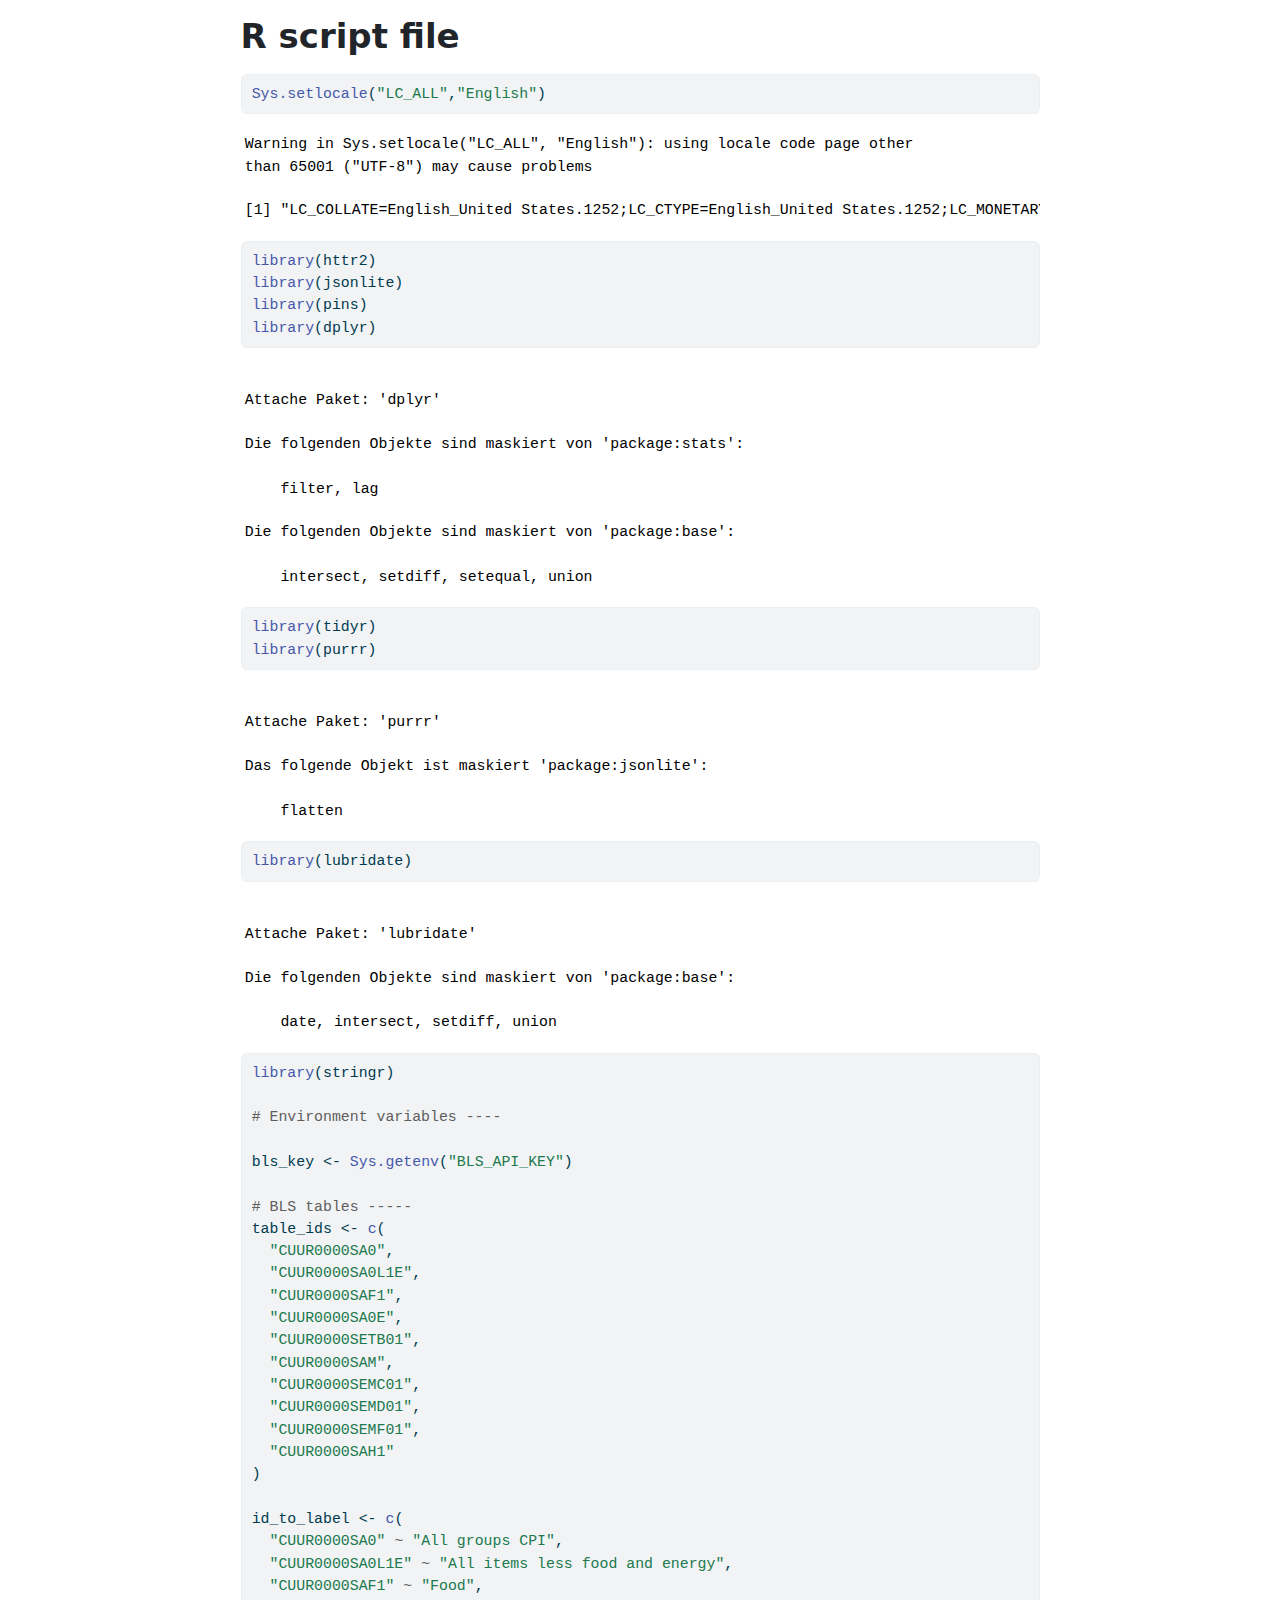
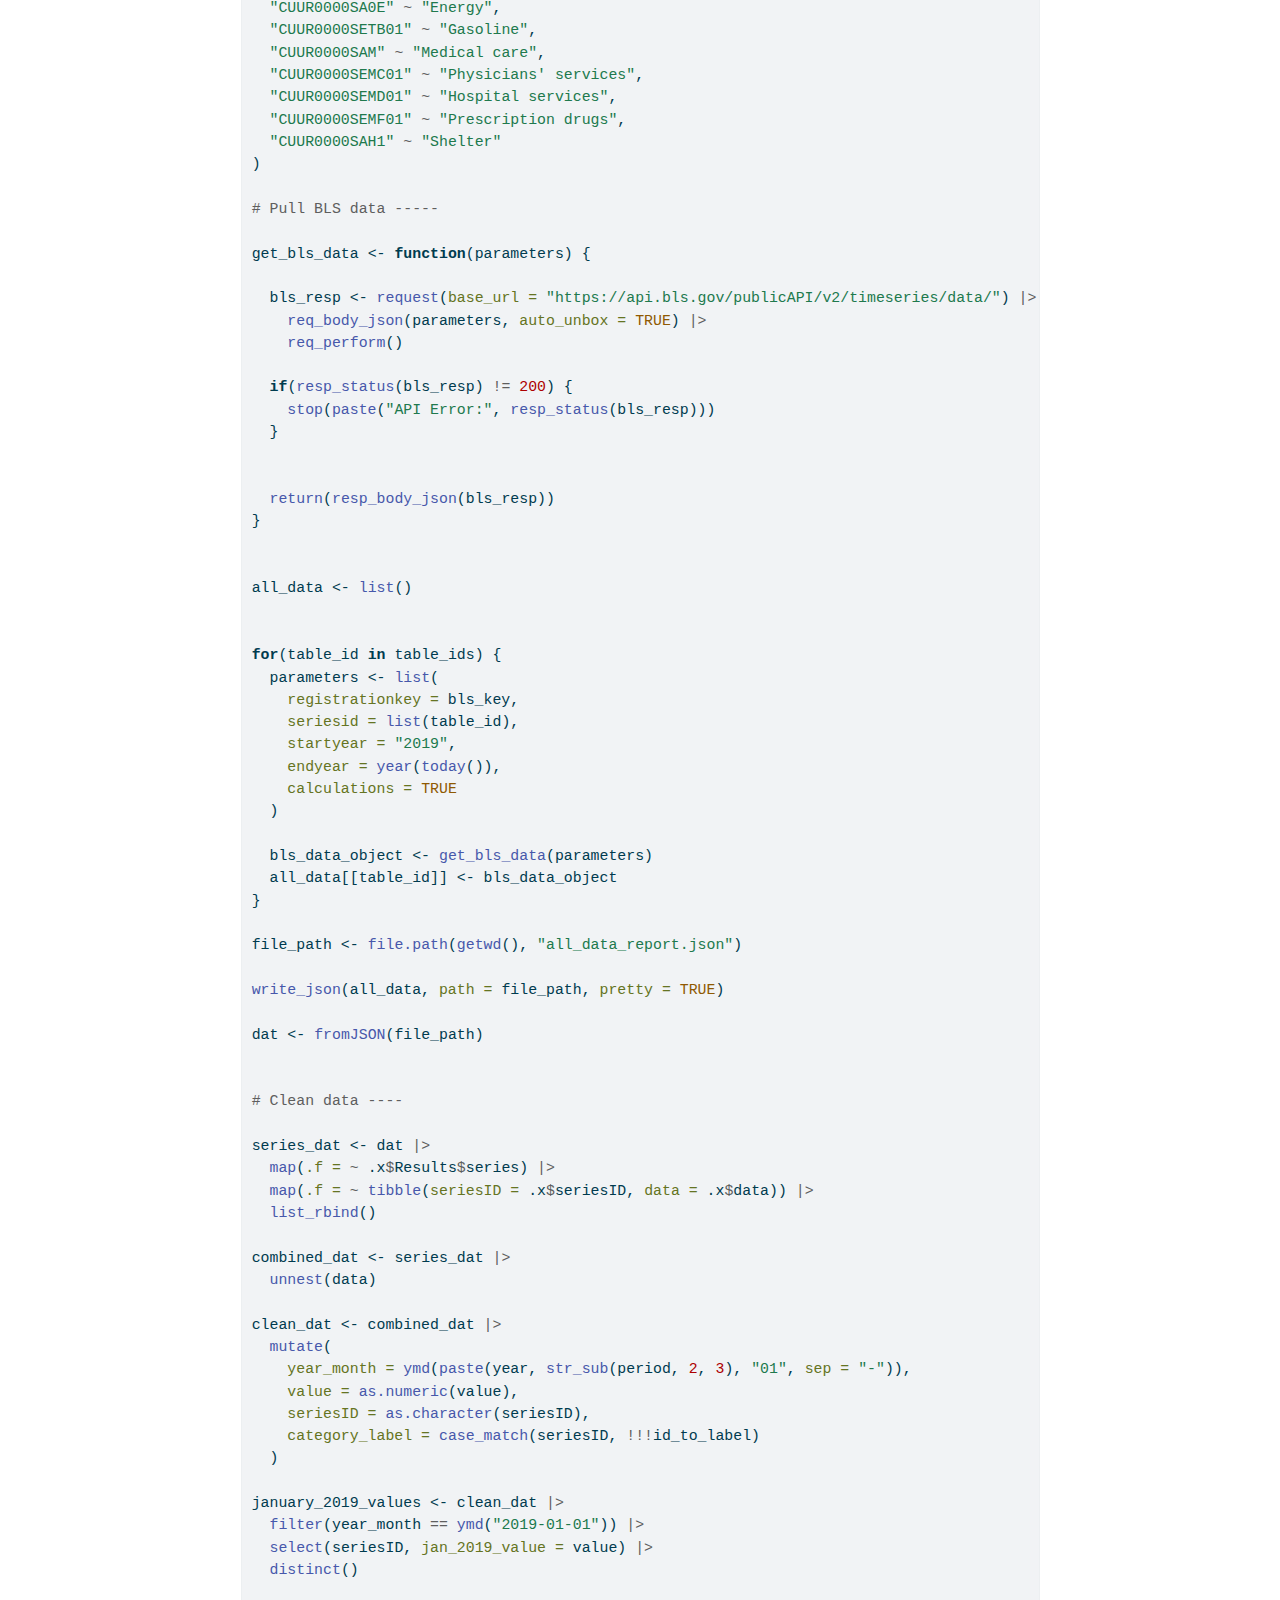
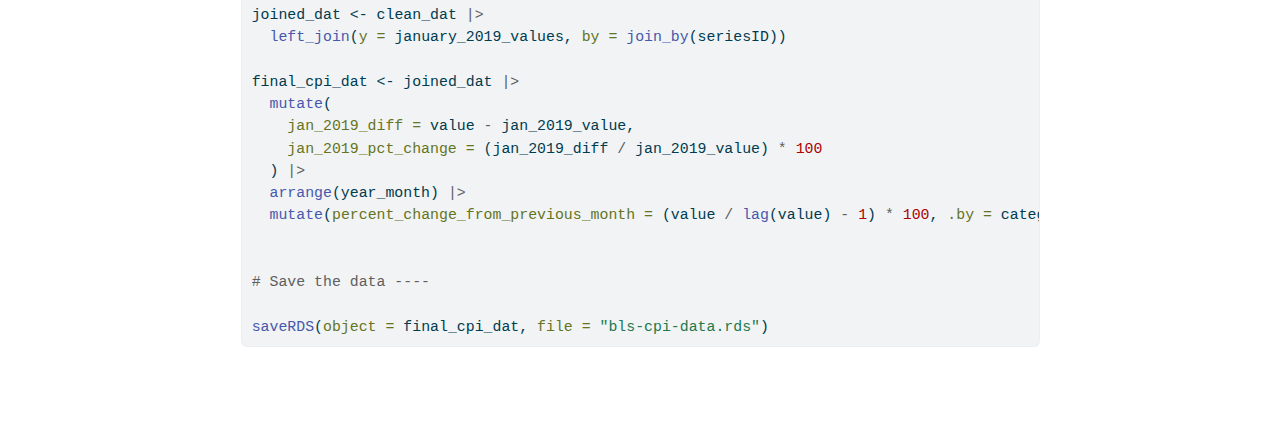
<file: script.html>
<!DOCTYPE html>
<html xmlns="http://www.w3.org/1999/xhtml" lang="en" xml:lang="en"><head>

<meta charset="utf-8">
<meta name="generator" content="quarto-1.6.37">

<meta name="viewport" content="width=device-width, initial-scale=1.0, user-scalable=yes">


<title>R script file</title>
<style>
code{white-space: pre-wrap;}
span.smallcaps{font-variant: small-caps;}
div.columns{display: flex; gap: min(4vw, 1.5em);}
div.column{flex: auto; overflow-x: auto;}
div.hanging-indent{margin-left: 1.5em; text-indent: -1.5em;}
ul.task-list{list-style: none;}
ul.task-list li input[type="checkbox"] {
  width: 0.8em;
  margin: 0 0.8em 0.2em -1em; /* quarto-specific, see https://github.com/quarto-dev/quarto-cli/issues/4556 */ 
  vertical-align: middle;
}
/* CSS for syntax highlighting */
pre > code.sourceCode { white-space: pre; position: relative; }
pre > code.sourceCode > span { line-height: 1.25; }
pre > code.sourceCode > span:empty { height: 1.2em; }
.sourceCode { overflow: visible; }
code.sourceCode > span { color: inherit; text-decoration: inherit; }
div.sourceCode { margin: 1em 0; }
pre.sourceCode { margin: 0; }
@media screen {
div.sourceCode { overflow: auto; }
}
@media print {
pre > code.sourceCode { white-space: pre-wrap; }
pre > code.sourceCode > span { display: inline-block; text-indent: -5em; padding-left: 5em; }
}
pre.numberSource code
  { counter-reset: source-line 0; }
pre.numberSource code > span
  { position: relative; left: -4em; counter-increment: source-line; }
pre.numberSource code > span > a:first-child::before
  { content: counter(source-line);
    position: relative; left: -1em; text-align: right; vertical-align: baseline;
    border: none; display: inline-block;
    -webkit-touch-callout: none; -webkit-user-select: none;
    -khtml-user-select: none; -moz-user-select: none;
    -ms-user-select: none; user-select: none;
    padding: 0 4px; width: 4em;
  }
pre.numberSource { margin-left: 3em;  padding-left: 4px; }
div.sourceCode
  {   }
@media screen {
pre > code.sourceCode > span > a:first-child::before { text-decoration: underline; }
}
</style>


<script src="script_files/libs/clipboard/clipboard.min.js"></script>
<script src="script_files/libs/quarto-html/quarto.js"></script>
<script src="script_files/libs/quarto-html/popper.min.js"></script>
<script src="script_files/libs/quarto-html/tippy.umd.min.js"></script>
<script src="script_files/libs/quarto-html/anchor.min.js"></script>
<link href="script_files/libs/quarto-html/tippy.css" rel="stylesheet">
<link href="script_files/libs/quarto-html/quarto-syntax-highlighting-29e2c20b02301cfff04dc8050bf30c7e.css" rel="stylesheet" id="quarto-text-highlighting-styles">
<script src="script_files/libs/bootstrap/bootstrap.min.js"></script>
<link href="script_files/libs/bootstrap/bootstrap-icons.css" rel="stylesheet">
<link href="script_files/libs/bootstrap/bootstrap-933a14f46f0e4d1503cecf416b5e09b4.min.css" rel="stylesheet" append-hash="true" id="quarto-bootstrap" data-mode="light">


</head>

<body class="fullcontent">

<div id="quarto-content" class="page-columns page-rows-contents page-layout-article">

<main class="content" id="quarto-document-content">

<header id="title-block-header" class="quarto-title-block default">
<div class="quarto-title">
<h1 class="title">R script file</h1>
</div>



<div class="quarto-title-meta">

    
  
    
  </div>
  


</header>


<div class="cell">
<div class="sourceCode cell-code" id="cb1"><pre class="sourceCode r code-with-copy"><code class="sourceCode r"><span id="cb1-1"><a href="#cb1-1" aria-hidden="true" tabindex="-1"></a><span class="fu">Sys.setlocale</span>(<span class="st">"LC_ALL"</span>,<span class="st">"English"</span>)</span></code><button title="Copy to Clipboard" class="code-copy-button"><i class="bi"></i></button></pre></div>
<div class="cell-output cell-output-stderr">
<pre><code>Warning in Sys.setlocale("LC_ALL", "English"): using locale code page other
than 65001 ("UTF-8") may cause problems</code></pre>
</div>
<div class="cell-output cell-output-stdout">
<pre><code>[1] "LC_COLLATE=English_United States.1252;LC_CTYPE=English_United States.1252;LC_MONETARY=English_United States.1252;LC_NUMERIC=C;LC_TIME=English_United States.1252"</code></pre>
</div>
<div class="sourceCode cell-code" id="cb4"><pre class="sourceCode r code-with-copy"><code class="sourceCode r"><span id="cb4-1"><a href="#cb4-1" aria-hidden="true" tabindex="-1"></a><span class="fu">library</span>(httr2)</span>
<span id="cb4-2"><a href="#cb4-2" aria-hidden="true" tabindex="-1"></a><span class="fu">library</span>(jsonlite)</span>
<span id="cb4-3"><a href="#cb4-3" aria-hidden="true" tabindex="-1"></a><span class="fu">library</span>(pins)</span>
<span id="cb4-4"><a href="#cb4-4" aria-hidden="true" tabindex="-1"></a><span class="fu">library</span>(dplyr)</span></code><button title="Copy to Clipboard" class="code-copy-button"><i class="bi"></i></button></pre></div>
<div class="cell-output cell-output-stderr">
<pre><code>
Attache Paket: 'dplyr'</code></pre>
</div>
<div class="cell-output cell-output-stderr">
<pre><code>Die folgenden Objekte sind maskiert von 'package:stats':

    filter, lag</code></pre>
</div>
<div class="cell-output cell-output-stderr">
<pre><code>Die folgenden Objekte sind maskiert von 'package:base':

    intersect, setdiff, setequal, union</code></pre>
</div>
<div class="sourceCode cell-code" id="cb8"><pre class="sourceCode r code-with-copy"><code class="sourceCode r"><span id="cb8-1"><a href="#cb8-1" aria-hidden="true" tabindex="-1"></a><span class="fu">library</span>(tidyr)</span>
<span id="cb8-2"><a href="#cb8-2" aria-hidden="true" tabindex="-1"></a><span class="fu">library</span>(purrr)</span></code><button title="Copy to Clipboard" class="code-copy-button"><i class="bi"></i></button></pre></div>
<div class="cell-output cell-output-stderr">
<pre><code>
Attache Paket: 'purrr'</code></pre>
</div>
<div class="cell-output cell-output-stderr">
<pre><code>Das folgende Objekt ist maskiert 'package:jsonlite':

    flatten</code></pre>
</div>
<div class="sourceCode cell-code" id="cb11"><pre class="sourceCode r code-with-copy"><code class="sourceCode r"><span id="cb11-1"><a href="#cb11-1" aria-hidden="true" tabindex="-1"></a><span class="fu">library</span>(lubridate)</span></code><button title="Copy to Clipboard" class="code-copy-button"><i class="bi"></i></button></pre></div>
<div class="cell-output cell-output-stderr">
<pre><code>
Attache Paket: 'lubridate'</code></pre>
</div>
<div class="cell-output cell-output-stderr">
<pre><code>Die folgenden Objekte sind maskiert von 'package:base':

    date, intersect, setdiff, union</code></pre>
</div>
<div class="sourceCode cell-code" id="cb14"><pre class="sourceCode r code-with-copy"><code class="sourceCode r"><span id="cb14-1"><a href="#cb14-1" aria-hidden="true" tabindex="-1"></a><span class="fu">library</span>(stringr)</span>
<span id="cb14-2"><a href="#cb14-2" aria-hidden="true" tabindex="-1"></a></span>
<span id="cb14-3"><a href="#cb14-3" aria-hidden="true" tabindex="-1"></a><span class="co"># Environment variables ----</span></span>
<span id="cb14-4"><a href="#cb14-4" aria-hidden="true" tabindex="-1"></a></span>
<span id="cb14-5"><a href="#cb14-5" aria-hidden="true" tabindex="-1"></a>bls_key <span class="ot">&lt;-</span> <span class="fu">Sys.getenv</span>(<span class="st">"BLS_API_KEY"</span>)</span>
<span id="cb14-6"><a href="#cb14-6" aria-hidden="true" tabindex="-1"></a></span>
<span id="cb14-7"><a href="#cb14-7" aria-hidden="true" tabindex="-1"></a><span class="co"># BLS tables -----</span></span>
<span id="cb14-8"><a href="#cb14-8" aria-hidden="true" tabindex="-1"></a>table_ids <span class="ot">&lt;-</span> <span class="fu">c</span>(</span>
<span id="cb14-9"><a href="#cb14-9" aria-hidden="true" tabindex="-1"></a>  <span class="st">"CUUR0000SA0"</span>,</span>
<span id="cb14-10"><a href="#cb14-10" aria-hidden="true" tabindex="-1"></a>  <span class="st">"CUUR0000SA0L1E"</span>,</span>
<span id="cb14-11"><a href="#cb14-11" aria-hidden="true" tabindex="-1"></a>  <span class="st">"CUUR0000SAF1"</span>,</span>
<span id="cb14-12"><a href="#cb14-12" aria-hidden="true" tabindex="-1"></a>  <span class="st">"CUUR0000SA0E"</span>,</span>
<span id="cb14-13"><a href="#cb14-13" aria-hidden="true" tabindex="-1"></a>  <span class="st">"CUUR0000SETB01"</span>,</span>
<span id="cb14-14"><a href="#cb14-14" aria-hidden="true" tabindex="-1"></a>  <span class="st">"CUUR0000SAM"</span>,</span>
<span id="cb14-15"><a href="#cb14-15" aria-hidden="true" tabindex="-1"></a>  <span class="st">"CUUR0000SEMC01"</span>,</span>
<span id="cb14-16"><a href="#cb14-16" aria-hidden="true" tabindex="-1"></a>  <span class="st">"CUUR0000SEMD01"</span>,</span>
<span id="cb14-17"><a href="#cb14-17" aria-hidden="true" tabindex="-1"></a>  <span class="st">"CUUR0000SEMF01"</span>,</span>
<span id="cb14-18"><a href="#cb14-18" aria-hidden="true" tabindex="-1"></a>  <span class="st">"CUUR0000SAH1"</span></span>
<span id="cb14-19"><a href="#cb14-19" aria-hidden="true" tabindex="-1"></a>)</span>
<span id="cb14-20"><a href="#cb14-20" aria-hidden="true" tabindex="-1"></a></span>
<span id="cb14-21"><a href="#cb14-21" aria-hidden="true" tabindex="-1"></a>id_to_label <span class="ot">&lt;-</span> <span class="fu">c</span>(</span>
<span id="cb14-22"><a href="#cb14-22" aria-hidden="true" tabindex="-1"></a>  <span class="st">"CUUR0000SA0"</span> <span class="sc">~</span> <span class="st">"All groups CPI"</span>,</span>
<span id="cb14-23"><a href="#cb14-23" aria-hidden="true" tabindex="-1"></a>  <span class="st">"CUUR0000SA0L1E"</span> <span class="sc">~</span> <span class="st">"All items less food and energy"</span>,</span>
<span id="cb14-24"><a href="#cb14-24" aria-hidden="true" tabindex="-1"></a>  <span class="st">"CUUR0000SAF1"</span> <span class="sc">~</span> <span class="st">"Food"</span>,</span>
<span id="cb14-25"><a href="#cb14-25" aria-hidden="true" tabindex="-1"></a>  <span class="st">"CUUR0000SA0E"</span> <span class="sc">~</span> <span class="st">"Energy"</span>,</span>
<span id="cb14-26"><a href="#cb14-26" aria-hidden="true" tabindex="-1"></a>  <span class="st">"CUUR0000SETB01"</span> <span class="sc">~</span> <span class="st">"Gasoline"</span>,</span>
<span id="cb14-27"><a href="#cb14-27" aria-hidden="true" tabindex="-1"></a>  <span class="st">"CUUR0000SAM"</span> <span class="sc">~</span> <span class="st">"Medical care"</span>,</span>
<span id="cb14-28"><a href="#cb14-28" aria-hidden="true" tabindex="-1"></a>  <span class="st">"CUUR0000SEMC01"</span> <span class="sc">~</span> <span class="st">"Physicians' services"</span>,</span>
<span id="cb14-29"><a href="#cb14-29" aria-hidden="true" tabindex="-1"></a>  <span class="st">"CUUR0000SEMD01"</span> <span class="sc">~</span> <span class="st">"Hospital services"</span>,</span>
<span id="cb14-30"><a href="#cb14-30" aria-hidden="true" tabindex="-1"></a>  <span class="st">"CUUR0000SEMF01"</span> <span class="sc">~</span> <span class="st">"Prescription drugs"</span>,</span>
<span id="cb14-31"><a href="#cb14-31" aria-hidden="true" tabindex="-1"></a>  <span class="st">"CUUR0000SAH1"</span> <span class="sc">~</span> <span class="st">"Shelter"</span></span>
<span id="cb14-32"><a href="#cb14-32" aria-hidden="true" tabindex="-1"></a>)</span>
<span id="cb14-33"><a href="#cb14-33" aria-hidden="true" tabindex="-1"></a></span>
<span id="cb14-34"><a href="#cb14-34" aria-hidden="true" tabindex="-1"></a><span class="co"># Pull BLS data -----</span></span>
<span id="cb14-35"><a href="#cb14-35" aria-hidden="true" tabindex="-1"></a></span>
<span id="cb14-36"><a href="#cb14-36" aria-hidden="true" tabindex="-1"></a>get_bls_data <span class="ot">&lt;-</span> <span class="cf">function</span>(parameters) {</span>
<span id="cb14-37"><a href="#cb14-37" aria-hidden="true" tabindex="-1"></a>  </span>
<span id="cb14-38"><a href="#cb14-38" aria-hidden="true" tabindex="-1"></a>  bls_resp <span class="ot">&lt;-</span> <span class="fu">request</span>(<span class="at">base_url =</span> <span class="st">"https://api.bls.gov/publicAPI/v2/timeseries/data/"</span>) <span class="sc">|&gt;</span> </span>
<span id="cb14-39"><a href="#cb14-39" aria-hidden="true" tabindex="-1"></a>    <span class="fu">req_body_json</span>(parameters, <span class="at">auto_unbox =</span> <span class="cn">TRUE</span>) <span class="sc">|&gt;</span> </span>
<span id="cb14-40"><a href="#cb14-40" aria-hidden="true" tabindex="-1"></a>    <span class="fu">req_perform</span>()</span>
<span id="cb14-41"><a href="#cb14-41" aria-hidden="true" tabindex="-1"></a>  </span>
<span id="cb14-42"><a href="#cb14-42" aria-hidden="true" tabindex="-1"></a>  <span class="cf">if</span>(<span class="fu">resp_status</span>(bls_resp) <span class="sc">!=</span> <span class="dv">200</span>) {</span>
<span id="cb14-43"><a href="#cb14-43" aria-hidden="true" tabindex="-1"></a>    <span class="fu">stop</span>(<span class="fu">paste</span>(<span class="st">"API Error:"</span>, <span class="fu">resp_status</span>(bls_resp)))</span>
<span id="cb14-44"><a href="#cb14-44" aria-hidden="true" tabindex="-1"></a>  }</span>
<span id="cb14-45"><a href="#cb14-45" aria-hidden="true" tabindex="-1"></a>  </span>
<span id="cb14-46"><a href="#cb14-46" aria-hidden="true" tabindex="-1"></a>  </span>
<span id="cb14-47"><a href="#cb14-47" aria-hidden="true" tabindex="-1"></a>  <span class="fu">return</span>(<span class="fu">resp_body_json</span>(bls_resp))</span>
<span id="cb14-48"><a href="#cb14-48" aria-hidden="true" tabindex="-1"></a>}</span>
<span id="cb14-49"><a href="#cb14-49" aria-hidden="true" tabindex="-1"></a></span>
<span id="cb14-50"><a href="#cb14-50" aria-hidden="true" tabindex="-1"></a></span>
<span id="cb14-51"><a href="#cb14-51" aria-hidden="true" tabindex="-1"></a>all_data <span class="ot">&lt;-</span> <span class="fu">list</span>()</span>
<span id="cb14-52"><a href="#cb14-52" aria-hidden="true" tabindex="-1"></a></span>
<span id="cb14-53"><a href="#cb14-53" aria-hidden="true" tabindex="-1"></a></span>
<span id="cb14-54"><a href="#cb14-54" aria-hidden="true" tabindex="-1"></a><span class="cf">for</span>(table_id <span class="cf">in</span> table_ids) {</span>
<span id="cb14-55"><a href="#cb14-55" aria-hidden="true" tabindex="-1"></a>  parameters <span class="ot">&lt;-</span> <span class="fu">list</span>(</span>
<span id="cb14-56"><a href="#cb14-56" aria-hidden="true" tabindex="-1"></a>    <span class="at">registrationkey =</span> bls_key,</span>
<span id="cb14-57"><a href="#cb14-57" aria-hidden="true" tabindex="-1"></a>    <span class="at">seriesid =</span> <span class="fu">list</span>(table_id),</span>
<span id="cb14-58"><a href="#cb14-58" aria-hidden="true" tabindex="-1"></a>    <span class="at">startyear =</span> <span class="st">"2019"</span>,</span>
<span id="cb14-59"><a href="#cb14-59" aria-hidden="true" tabindex="-1"></a>    <span class="at">endyear =</span> <span class="fu">year</span>(<span class="fu">today</span>()),</span>
<span id="cb14-60"><a href="#cb14-60" aria-hidden="true" tabindex="-1"></a>    <span class="at">calculations =</span> <span class="cn">TRUE</span></span>
<span id="cb14-61"><a href="#cb14-61" aria-hidden="true" tabindex="-1"></a>  )</span>
<span id="cb14-62"><a href="#cb14-62" aria-hidden="true" tabindex="-1"></a>  </span>
<span id="cb14-63"><a href="#cb14-63" aria-hidden="true" tabindex="-1"></a>  bls_data_object <span class="ot">&lt;-</span> <span class="fu">get_bls_data</span>(parameters)</span>
<span id="cb14-64"><a href="#cb14-64" aria-hidden="true" tabindex="-1"></a>  all_data[[table_id]] <span class="ot">&lt;-</span> bls_data_object</span>
<span id="cb14-65"><a href="#cb14-65" aria-hidden="true" tabindex="-1"></a>}</span>
<span id="cb14-66"><a href="#cb14-66" aria-hidden="true" tabindex="-1"></a></span>
<span id="cb14-67"><a href="#cb14-67" aria-hidden="true" tabindex="-1"></a>file_path <span class="ot">&lt;-</span> <span class="fu">file.path</span>(<span class="fu">getwd</span>(), <span class="st">"all_data_report.json"</span>)</span>
<span id="cb14-68"><a href="#cb14-68" aria-hidden="true" tabindex="-1"></a></span>
<span id="cb14-69"><a href="#cb14-69" aria-hidden="true" tabindex="-1"></a><span class="fu">write_json</span>(all_data, <span class="at">path =</span> file_path, <span class="at">pretty =</span> <span class="cn">TRUE</span>)</span>
<span id="cb14-70"><a href="#cb14-70" aria-hidden="true" tabindex="-1"></a></span>
<span id="cb14-71"><a href="#cb14-71" aria-hidden="true" tabindex="-1"></a>dat <span class="ot">&lt;-</span> <span class="fu">fromJSON</span>(file_path)</span>
<span id="cb14-72"><a href="#cb14-72" aria-hidden="true" tabindex="-1"></a></span>
<span id="cb14-73"><a href="#cb14-73" aria-hidden="true" tabindex="-1"></a></span>
<span id="cb14-74"><a href="#cb14-74" aria-hidden="true" tabindex="-1"></a><span class="co"># Clean data ----</span></span>
<span id="cb14-75"><a href="#cb14-75" aria-hidden="true" tabindex="-1"></a></span>
<span id="cb14-76"><a href="#cb14-76" aria-hidden="true" tabindex="-1"></a>series_dat <span class="ot">&lt;-</span> dat <span class="sc">|&gt;</span> </span>
<span id="cb14-77"><a href="#cb14-77" aria-hidden="true" tabindex="-1"></a>  <span class="fu">map</span>(<span class="at">.f =</span> <span class="sc">~</span> .x<span class="sc">$</span>Results<span class="sc">$</span>series) <span class="sc">|&gt;</span> </span>
<span id="cb14-78"><a href="#cb14-78" aria-hidden="true" tabindex="-1"></a>  <span class="fu">map</span>(<span class="at">.f =</span> <span class="sc">~</span> <span class="fu">tibble</span>(<span class="at">seriesID =</span> .x<span class="sc">$</span>seriesID, <span class="at">data =</span> .x<span class="sc">$</span>data)) <span class="sc">|&gt;</span> </span>
<span id="cb14-79"><a href="#cb14-79" aria-hidden="true" tabindex="-1"></a>  <span class="fu">list_rbind</span>()</span>
<span id="cb14-80"><a href="#cb14-80" aria-hidden="true" tabindex="-1"></a></span>
<span id="cb14-81"><a href="#cb14-81" aria-hidden="true" tabindex="-1"></a>combined_dat <span class="ot">&lt;-</span> series_dat <span class="sc">|&gt;</span> </span>
<span id="cb14-82"><a href="#cb14-82" aria-hidden="true" tabindex="-1"></a>  <span class="fu">unnest</span>(data)</span>
<span id="cb14-83"><a href="#cb14-83" aria-hidden="true" tabindex="-1"></a></span>
<span id="cb14-84"><a href="#cb14-84" aria-hidden="true" tabindex="-1"></a>clean_dat <span class="ot">&lt;-</span> combined_dat <span class="sc">|&gt;</span> </span>
<span id="cb14-85"><a href="#cb14-85" aria-hidden="true" tabindex="-1"></a>  <span class="fu">mutate</span>(</span>
<span id="cb14-86"><a href="#cb14-86" aria-hidden="true" tabindex="-1"></a>    <span class="at">year_month =</span> <span class="fu">ymd</span>(<span class="fu">paste</span>(year, <span class="fu">str_sub</span>(period, <span class="dv">2</span>, <span class="dv">3</span>), <span class="st">"01"</span>, <span class="at">sep =</span> <span class="st">"-"</span>)),</span>
<span id="cb14-87"><a href="#cb14-87" aria-hidden="true" tabindex="-1"></a>    <span class="at">value =</span> <span class="fu">as.numeric</span>(value),</span>
<span id="cb14-88"><a href="#cb14-88" aria-hidden="true" tabindex="-1"></a>    <span class="at">seriesID =</span> <span class="fu">as.character</span>(seriesID),</span>
<span id="cb14-89"><a href="#cb14-89" aria-hidden="true" tabindex="-1"></a>    <span class="at">category_label =</span> <span class="fu">case_match</span>(seriesID, <span class="sc">!!!</span>id_to_label)</span>
<span id="cb14-90"><a href="#cb14-90" aria-hidden="true" tabindex="-1"></a>  )</span>
<span id="cb14-91"><a href="#cb14-91" aria-hidden="true" tabindex="-1"></a></span>
<span id="cb14-92"><a href="#cb14-92" aria-hidden="true" tabindex="-1"></a>january_2019_values <span class="ot">&lt;-</span> clean_dat <span class="sc">|&gt;</span> </span>
<span id="cb14-93"><a href="#cb14-93" aria-hidden="true" tabindex="-1"></a>  <span class="fu">filter</span>(year_month <span class="sc">==</span> <span class="fu">ymd</span>(<span class="st">"2019-01-01"</span>)) <span class="sc">|&gt;</span> </span>
<span id="cb14-94"><a href="#cb14-94" aria-hidden="true" tabindex="-1"></a>  <span class="fu">select</span>(seriesID, <span class="at">jan_2019_value =</span> value) <span class="sc">|&gt;</span> </span>
<span id="cb14-95"><a href="#cb14-95" aria-hidden="true" tabindex="-1"></a>  <span class="fu">distinct</span>()</span>
<span id="cb14-96"><a href="#cb14-96" aria-hidden="true" tabindex="-1"></a></span>
<span id="cb14-97"><a href="#cb14-97" aria-hidden="true" tabindex="-1"></a>joined_dat <span class="ot">&lt;-</span> clean_dat <span class="sc">|&gt;</span> </span>
<span id="cb14-98"><a href="#cb14-98" aria-hidden="true" tabindex="-1"></a>  <span class="fu">left_join</span>(<span class="at">y =</span> january_2019_values, <span class="at">by =</span> <span class="fu">join_by</span>(seriesID))</span>
<span id="cb14-99"><a href="#cb14-99" aria-hidden="true" tabindex="-1"></a></span>
<span id="cb14-100"><a href="#cb14-100" aria-hidden="true" tabindex="-1"></a>final_cpi_dat <span class="ot">&lt;-</span> joined_dat <span class="sc">|&gt;</span> </span>
<span id="cb14-101"><a href="#cb14-101" aria-hidden="true" tabindex="-1"></a>  <span class="fu">mutate</span>(</span>
<span id="cb14-102"><a href="#cb14-102" aria-hidden="true" tabindex="-1"></a>    <span class="at">jan_2019_diff =</span> value <span class="sc">-</span> jan_2019_value,</span>
<span id="cb14-103"><a href="#cb14-103" aria-hidden="true" tabindex="-1"></a>    <span class="at">jan_2019_pct_change =</span> (jan_2019_diff <span class="sc">/</span> jan_2019_value) <span class="sc">*</span> <span class="dv">100</span></span>
<span id="cb14-104"><a href="#cb14-104" aria-hidden="true" tabindex="-1"></a>  ) <span class="sc">|&gt;</span> </span>
<span id="cb14-105"><a href="#cb14-105" aria-hidden="true" tabindex="-1"></a>  <span class="fu">arrange</span>(year_month) <span class="sc">|&gt;</span> </span>
<span id="cb14-106"><a href="#cb14-106" aria-hidden="true" tabindex="-1"></a>  <span class="fu">mutate</span>(<span class="at">percent_change_from_previous_month =</span> (value <span class="sc">/</span> <span class="fu">lag</span>(value) <span class="sc">-</span> <span class="dv">1</span>) <span class="sc">*</span> <span class="dv">100</span>, <span class="at">.by =</span> category_label)</span>
<span id="cb14-107"><a href="#cb14-107" aria-hidden="true" tabindex="-1"></a></span>
<span id="cb14-108"><a href="#cb14-108" aria-hidden="true" tabindex="-1"></a></span>
<span id="cb14-109"><a href="#cb14-109" aria-hidden="true" tabindex="-1"></a><span class="co"># Save the data ----</span></span>
<span id="cb14-110"><a href="#cb14-110" aria-hidden="true" tabindex="-1"></a></span>
<span id="cb14-111"><a href="#cb14-111" aria-hidden="true" tabindex="-1"></a><span class="fu">saveRDS</span>(<span class="at">object =</span> final_cpi_dat, <span class="at">file =</span> <span class="st">"bls-cpi-data.rds"</span>)</span></code><button title="Copy to Clipboard" class="code-copy-button"><i class="bi"></i></button></pre></div>
</div>

</main>
<!-- /main column -->
<script id="quarto-html-after-body" type="application/javascript">
window.document.addEventListener("DOMContentLoaded", function (event) {
  const toggleBodyColorMode = (bsSheetEl) => {
    const mode = bsSheetEl.getAttribute("data-mode");
    const bodyEl = window.document.querySelector("body");
    if (mode === "dark") {
      bodyEl.classList.add("quarto-dark");
      bodyEl.classList.remove("quarto-light");
    } else {
      bodyEl.classList.add("quarto-light");
      bodyEl.classList.remove("quarto-dark");
    }
  }
  const toggleBodyColorPrimary = () => {
    const bsSheetEl = window.document.querySelector("link#quarto-bootstrap");
    if (bsSheetEl) {
      toggleBodyColorMode(bsSheetEl);
    }
  }
  toggleBodyColorPrimary();  
  const icon = "";
  const anchorJS = new window.AnchorJS();
  anchorJS.options = {
    placement: 'right',
    icon: icon
  };
  anchorJS.add('.anchored');
  const isCodeAnnotation = (el) => {
    for (const clz of el.classList) {
      if (clz.startsWith('code-annotation-')) {                     
        return true;
      }
    }
    return false;
  }
  const onCopySuccess = function(e) {
    // button target
    const button = e.trigger;
    // don't keep focus
    button.blur();
    // flash "checked"
    button.classList.add('code-copy-button-checked');
    var currentTitle = button.getAttribute("title");
    button.setAttribute("title", "Copied!");
    let tooltip;
    if (window.bootstrap) {
      button.setAttribute("data-bs-toggle", "tooltip");
      button.setAttribute("data-bs-placement", "left");
      button.setAttribute("data-bs-title", "Copied!");
      tooltip = new bootstrap.Tooltip(button, 
        { trigger: "manual", 
          customClass: "code-copy-button-tooltip",
          offset: [0, -8]});
      tooltip.show();    
    }
    setTimeout(function() {
      if (tooltip) {
        tooltip.hide();
        button.removeAttribute("data-bs-title");
        button.removeAttribute("data-bs-toggle");
        button.removeAttribute("data-bs-placement");
      }
      button.setAttribute("title", currentTitle);
      button.classList.remove('code-copy-button-checked');
    }, 1000);
    // clear code selection
    e.clearSelection();
  }
  const getTextToCopy = function(trigger) {
      const codeEl = trigger.previousElementSibling.cloneNode(true);
      for (const childEl of codeEl.children) {
        if (isCodeAnnotation(childEl)) {
          childEl.remove();
        }
      }
      return codeEl.innerText;
  }
  const clipboard = new window.ClipboardJS('.code-copy-button:not([data-in-quarto-modal])', {
    text: getTextToCopy
  });
  clipboard.on('success', onCopySuccess);
  if (window.document.getElementById('quarto-embedded-source-code-modal')) {
    const clipboardModal = new window.ClipboardJS('.code-copy-button[data-in-quarto-modal]', {
      text: getTextToCopy,
      container: window.document.getElementById('quarto-embedded-source-code-modal')
    });
    clipboardModal.on('success', onCopySuccess);
  }
    var localhostRegex = new RegExp(/^(?:http|https):\/\/localhost\:?[0-9]*\//);
    var mailtoRegex = new RegExp(/^mailto:/);
      var filterRegex = new RegExp('/' + window.location.host + '/');
    var isInternal = (href) => {
        return filterRegex.test(href) || localhostRegex.test(href) || mailtoRegex.test(href);
    }
    // Inspect non-navigation links and adorn them if external
 	var links = window.document.querySelectorAll('a[href]:not(.nav-link):not(.navbar-brand):not(.toc-action):not(.sidebar-link):not(.sidebar-item-toggle):not(.pagination-link):not(.no-external):not([aria-hidden]):not(.dropdown-item):not(.quarto-navigation-tool):not(.about-link)');
    for (var i=0; i<links.length; i++) {
      const link = links[i];
      if (!isInternal(link.href)) {
        // undo the damage that might have been done by quarto-nav.js in the case of
        // links that we want to consider external
        if (link.dataset.originalHref !== undefined) {
          link.href = link.dataset.originalHref;
        }
      }
    }
  function tippyHover(el, contentFn, onTriggerFn, onUntriggerFn) {
    const config = {
      allowHTML: true,
      maxWidth: 500,
      delay: 100,
      arrow: false,
      appendTo: function(el) {
          return el.parentElement;
      },
      interactive: true,
      interactiveBorder: 10,
      theme: 'quarto',
      placement: 'bottom-start',
    };
    if (contentFn) {
      config.content = contentFn;
    }
    if (onTriggerFn) {
      config.onTrigger = onTriggerFn;
    }
    if (onUntriggerFn) {
      config.onUntrigger = onUntriggerFn;
    }
    window.tippy(el, config); 
  }
  const noterefs = window.document.querySelectorAll('a[role="doc-noteref"]');
  for (var i=0; i<noterefs.length; i++) {
    const ref = noterefs[i];
    tippyHover(ref, function() {
      // use id or data attribute instead here
      let href = ref.getAttribute('data-footnote-href') || ref.getAttribute('href');
      try { href = new URL(href).hash; } catch {}
      const id = href.replace(/^#\/?/, "");
      const note = window.document.getElementById(id);
      if (note) {
        return note.innerHTML;
      } else {
        return "";
      }
    });
  }
  const xrefs = window.document.querySelectorAll('a.quarto-xref');
  const processXRef = (id, note) => {
    // Strip column container classes
    const stripColumnClz = (el) => {
      el.classList.remove("page-full", "page-columns");
      if (el.children) {
        for (const child of el.children) {
          stripColumnClz(child);
        }
      }
    }
    stripColumnClz(note)
    if (id === null || id.startsWith('sec-')) {
      // Special case sections, only their first couple elements
      const container = document.createElement("div");
      if (note.children && note.children.length > 2) {
        container.appendChild(note.children[0].cloneNode(true));
        for (let i = 1; i < note.children.length; i++) {
          const child = note.children[i];
          if (child.tagName === "P" && child.innerText === "") {
            continue;
          } else {
            container.appendChild(child.cloneNode(true));
            break;
          }
        }
        if (window.Quarto?.typesetMath) {
          window.Quarto.typesetMath(container);
        }
        return container.innerHTML
      } else {
        if (window.Quarto?.typesetMath) {
          window.Quarto.typesetMath(note);
        }
        return note.innerHTML;
      }
    } else {
      // Remove any anchor links if they are present
      const anchorLink = note.querySelector('a.anchorjs-link');
      if (anchorLink) {
        anchorLink.remove();
      }
      if (window.Quarto?.typesetMath) {
        window.Quarto.typesetMath(note);
      }
      if (note.classList.contains("callout")) {
        return note.outerHTML;
      } else {
        return note.innerHTML;
      }
    }
  }
  for (var i=0; i<xrefs.length; i++) {
    const xref = xrefs[i];
    tippyHover(xref, undefined, function(instance) {
      instance.disable();
      let url = xref.getAttribute('href');
      let hash = undefined; 
      if (url.startsWith('#')) {
        hash = url;
      } else {
        try { hash = new URL(url).hash; } catch {}
      }
      if (hash) {
        const id = hash.replace(/^#\/?/, "");
        const note = window.document.getElementById(id);
        if (note !== null) {
          try {
            const html = processXRef(id, note.cloneNode(true));
            instance.setContent(html);
          } finally {
            instance.enable();
            instance.show();
          }
        } else {
          // See if we can fetch this
          fetch(url.split('#')[0])
          .then(res => res.text())
          .then(html => {
            const parser = new DOMParser();
            const htmlDoc = parser.parseFromString(html, "text/html");
            const note = htmlDoc.getElementById(id);
            if (note !== null) {
              const html = processXRef(id, note);
              instance.setContent(html);
            } 
          }).finally(() => {
            instance.enable();
            instance.show();
          });
        }
      } else {
        // See if we can fetch a full url (with no hash to target)
        // This is a special case and we should probably do some content thinning / targeting
        fetch(url)
        .then(res => res.text())
        .then(html => {
          const parser = new DOMParser();
          const htmlDoc = parser.parseFromString(html, "text/html");
          const note = htmlDoc.querySelector('main.content');
          if (note !== null) {
            // This should only happen for chapter cross references
            // (since there is no id in the URL)
            // remove the first header
            if (note.children.length > 0 && note.children[0].tagName === "HEADER") {
              note.children[0].remove();
            }
            const html = processXRef(null, note);
            instance.setContent(html);
          } 
        }).finally(() => {
          instance.enable();
          instance.show();
        });
      }
    }, function(instance) {
    });
  }
      let selectedAnnoteEl;
      const selectorForAnnotation = ( cell, annotation) => {
        let cellAttr = 'data-code-cell="' + cell + '"';
        let lineAttr = 'data-code-annotation="' +  annotation + '"';
        const selector = 'span[' + cellAttr + '][' + lineAttr + ']';
        return selector;
      }
      const selectCodeLines = (annoteEl) => {
        const doc = window.document;
        const targetCell = annoteEl.getAttribute("data-target-cell");
        const targetAnnotation = annoteEl.getAttribute("data-target-annotation");
        const annoteSpan = window.document.querySelector(selectorForAnnotation(targetCell, targetAnnotation));
        const lines = annoteSpan.getAttribute("data-code-lines").split(",");
        const lineIds = lines.map((line) => {
          return targetCell + "-" + line;
        })
        let top = null;
        let height = null;
        let parent = null;
        if (lineIds.length > 0) {
            //compute the position of the single el (top and bottom and make a div)
            const el = window.document.getElementById(lineIds[0]);
            top = el.offsetTop;
            height = el.offsetHeight;
            parent = el.parentElement.parentElement;
          if (lineIds.length > 1) {
            const lastEl = window.document.getElementById(lineIds[lineIds.length - 1]);
            const bottom = lastEl.offsetTop + lastEl.offsetHeight;
            height = bottom - top;
          }
          if (top !== null && height !== null && parent !== null) {
            // cook up a div (if necessary) and position it 
            let div = window.document.getElementById("code-annotation-line-highlight");
            if (div === null) {
              div = window.document.createElement("div");
              div.setAttribute("id", "code-annotation-line-highlight");
              div.style.position = 'absolute';
              parent.appendChild(div);
            }
            div.style.top = top - 2 + "px";
            div.style.height = height + 4 + "px";
            div.style.left = 0;
            let gutterDiv = window.document.getElementById("code-annotation-line-highlight-gutter");
            if (gutterDiv === null) {
              gutterDiv = window.document.createElement("div");
              gutterDiv.setAttribute("id", "code-annotation-line-highlight-gutter");
              gutterDiv.style.position = 'absolute';
              const codeCell = window.document.getElementById(targetCell);
              const gutter = codeCell.querySelector('.code-annotation-gutter');
              gutter.appendChild(gutterDiv);
            }
            gutterDiv.style.top = top - 2 + "px";
            gutterDiv.style.height = height + 4 + "px";
          }
          selectedAnnoteEl = annoteEl;
        }
      };
      const unselectCodeLines = () => {
        const elementsIds = ["code-annotation-line-highlight", "code-annotation-line-highlight-gutter"];
        elementsIds.forEach((elId) => {
          const div = window.document.getElementById(elId);
          if (div) {
            div.remove();
          }
        });
        selectedAnnoteEl = undefined;
      };
        // Handle positioning of the toggle
    window.addEventListener(
      "resize",
      throttle(() => {
        elRect = undefined;
        if (selectedAnnoteEl) {
          selectCodeLines(selectedAnnoteEl);
        }
      }, 10)
    );
    function throttle(fn, ms) {
    let throttle = false;
    let timer;
      return (...args) => {
        if(!throttle) { // first call gets through
            fn.apply(this, args);
            throttle = true;
        } else { // all the others get throttled
            if(timer) clearTimeout(timer); // cancel #2
            timer = setTimeout(() => {
              fn.apply(this, args);
              timer = throttle = false;
            }, ms);
        }
      };
    }
      // Attach click handler to the DT
      const annoteDls = window.document.querySelectorAll('dt[data-target-cell]');
      for (const annoteDlNode of annoteDls) {
        annoteDlNode.addEventListener('click', (event) => {
          const clickedEl = event.target;
          if (clickedEl !== selectedAnnoteEl) {
            unselectCodeLines();
            const activeEl = window.document.querySelector('dt[data-target-cell].code-annotation-active');
            if (activeEl) {
              activeEl.classList.remove('code-annotation-active');
            }
            selectCodeLines(clickedEl);
            clickedEl.classList.add('code-annotation-active');
          } else {
            // Unselect the line
            unselectCodeLines();
            clickedEl.classList.remove('code-annotation-active');
          }
        });
      }
  const findCites = (el) => {
    const parentEl = el.parentElement;
    if (parentEl) {
      const cites = parentEl.dataset.cites;
      if (cites) {
        return {
          el,
          cites: cites.split(' ')
        };
      } else {
        return findCites(el.parentElement)
      }
    } else {
      return undefined;
    }
  };
  var bibliorefs = window.document.querySelectorAll('a[role="doc-biblioref"]');
  for (var i=0; i<bibliorefs.length; i++) {
    const ref = bibliorefs[i];
    const citeInfo = findCites(ref);
    if (citeInfo) {
      tippyHover(citeInfo.el, function() {
        var popup = window.document.createElement('div');
        citeInfo.cites.forEach(function(cite) {
          var citeDiv = window.document.createElement('div');
          citeDiv.classList.add('hanging-indent');
          citeDiv.classList.add('csl-entry');
          var biblioDiv = window.document.getElementById('ref-' + cite);
          if (biblioDiv) {
            citeDiv.innerHTML = biblioDiv.innerHTML;
          }
          popup.appendChild(citeDiv);
        });
        return popup.innerHTML;
      });
    }
  }
});
</script>
</div> <!-- /content -->




</body></html>
</file>
<file: index_files/libs/quarto-html/tippy.css>
.tippy-box[data-animation=fade][data-state=hidden]{opacity:0}[data-tippy-root]{max-width:calc(100vw - 10px)}.tippy-box{position:relative;background-color:#333;color:#fff;border-radius:4px;font-size:14px;line-height:1.4;white-space:normal;outline:0;transition-property:transform,visibility,opacity}.tippy-box[data-placement^=top]>.tippy-arrow{bottom:0}.tippy-box[data-placement^=top]>.tippy-arrow:before{bottom:-7px;left:0;border-width:8px 8px 0;border-top-color:initial;transform-origin:center top}.tippy-box[data-placement^=bottom]>.tippy-arrow{top:0}.tippy-box[data-placement^=bottom]>.tippy-arrow:before{top:-7px;left:0;border-width:0 8px 8px;border-bottom-color:initial;transform-origin:center bottom}.tippy-box[data-placement^=left]>.tippy-arrow{right:0}.tippy-box[data-placement^=left]>.tippy-arrow:before{border-width:8px 0 8px 8px;border-left-color:initial;right:-7px;transform-origin:center left}.tippy-box[data-placement^=right]>.tippy-arrow{left:0}.tippy-box[data-placement^=right]>.tippy-arrow:before{left:-7px;border-width:8px 8px 8px 0;border-right-color:initial;transform-origin:center right}.tippy-box[data-inertia][data-state=visible]{transition-timing-function:cubic-bezier(.54,1.5,.38,1.11)}.tippy-arrow{width:16px;height:16px;color:#333}.tippy-arrow:before{content:"";position:absolute;border-color:transparent;border-style:solid}.tippy-content{position:relative;padding:5px 9px;z-index:1}
</file>
<file: index_files/libs/quarto-html/quarto-syntax-highlighting-29e2c20b02301cfff04dc8050bf30c7e.css>
/* quarto syntax highlight colors */
:root {
  --quarto-hl-ot-color: #003B4F;
  --quarto-hl-at-color: #657422;
  --quarto-hl-ss-color: #20794D;
  --quarto-hl-an-color: #5E5E5E;
  --quarto-hl-fu-color: #4758AB;
  --quarto-hl-st-color: #20794D;
  --quarto-hl-cf-color: #003B4F;
  --quarto-hl-op-color: #5E5E5E;
  --quarto-hl-er-color: #AD0000;
  --quarto-hl-bn-color: #AD0000;
  --quarto-hl-al-color: #AD0000;
  --quarto-hl-va-color: #111111;
  --quarto-hl-bu-color: inherit;
  --quarto-hl-ex-color: inherit;
  --quarto-hl-pp-color: #AD0000;
  --quarto-hl-in-color: #5E5E5E;
  --quarto-hl-vs-color: #20794D;
  --quarto-hl-wa-color: #5E5E5E;
  --quarto-hl-do-color: #5E5E5E;
  --quarto-hl-im-color: #00769E;
  --quarto-hl-ch-color: #20794D;
  --quarto-hl-dt-color: #AD0000;
  --quarto-hl-fl-color: #AD0000;
  --quarto-hl-co-color: #5E5E5E;
  --quarto-hl-cv-color: #5E5E5E;
  --quarto-hl-cn-color: #8f5902;
  --quarto-hl-sc-color: #5E5E5E;
  --quarto-hl-dv-color: #AD0000;
  --quarto-hl-kw-color: #003B4F;
}

/* other quarto variables */
:root {
  --quarto-font-monospace: SFMono-Regular, Menlo, Monaco, Consolas, "Liberation Mono", "Courier New", monospace;
}

pre > code.sourceCode > span {
  color: #003B4F;
}

code span {
  color: #003B4F;
}

code.sourceCode > span {
  color: #003B4F;
}

div.sourceCode,
div.sourceCode pre.sourceCode {
  color: #003B4F;
}

code span.ot {
  color: #003B4F;
  font-style: inherit;
}

code span.at {
  color: #657422;
  font-style: inherit;
}

code span.ss {
  color: #20794D;
  font-style: inherit;
}

code span.an {
  color: #5E5E5E;
  font-style: inherit;
}

code span.fu {
  color: #4758AB;
  font-style: inherit;
}

code span.st {
  color: #20794D;
  font-style: inherit;
}

code span.cf {
  color: #003B4F;
  font-weight: bold;
  font-style: inherit;
}

code span.op {
  color: #5E5E5E;
  font-style: inherit;
}

code span.er {
  color: #AD0000;
  font-style: inherit;
}

code span.bn {
  color: #AD0000;
  font-style: inherit;
}

code span.al {
  color: #AD0000;
  font-style: inherit;
}

code span.va {
  color: #111111;
  font-style: inherit;
}

code span.bu {
  font-style: inherit;
}

code span.ex {
  font-style: inherit;
}

code span.pp {
  color: #AD0000;
  font-style: inherit;
}

code span.in {
  color: #5E5E5E;
  font-style: inherit;
}

code span.vs {
  color: #20794D;
  font-style: inherit;
}

code span.wa {
  color: #5E5E5E;
  font-style: italic;
}

code span.do {
  color: #5E5E5E;
  font-style: italic;
}

code span.im {
  color: #00769E;
  font-style: inherit;
}

code span.ch {
  color: #20794D;
  font-style: inherit;
}

code span.dt {
  color: #AD0000;
  font-style: inherit;
}

code span.fl {
  color: #AD0000;
  font-style: inherit;
}

code span.co {
  color: #5E5E5E;
  font-style: inherit;
}

code span.cv {
  color: #5E5E5E;
  font-style: italic;
}

code span.cn {
  color: #8f5902;
  font-style: inherit;
}

code span.sc {
  color: #5E5E5E;
  font-style: inherit;
}

code span.dv {
  color: #AD0000;
  font-style: inherit;
}

code span.kw {
  color: #003B4F;
  font-weight: bold;
  font-style: inherit;
}

.prevent-inlining {
  content: "</";
}

/*# sourceMappingURL=5353fc8bf2a85bac2e7a98e8d13296a2.css.map */
</file>
<file: index_files/libs/htmltools-fill-0.5.8.1/fill.css>
@layer htmltools {
  .html-fill-container {
    display: flex;
    flex-direction: column;
    /* Prevent the container from expanding vertically or horizontally beyond its
    parent's constraints. */
    min-height: 0;
    min-width: 0;
  }
  .html-fill-container > .html-fill-item {
    /* Fill items can grow and shrink freely within
    available vertical space in fillable container */
    flex: 1 1 auto;
    min-height: 0;
    min-width: 0;
  }
  .html-fill-container > :not(.html-fill-item) {
    /* Prevent shrinking or growing of non-fill items */
    flex: 0 0 auto;
  }
}
</file>
<file: index_files/libs/plotly-htmlwidgets-css-2.11.1/plotly-htmlwidgets.css>
/*
just here so that plotly works
correctly with ioslides.
see https://github.com/ropensci/plotly/issues/463
*/

slide:not(.current) .plotly.html-widget{
  display: none;
}
</file>
<file: script_files/libs/quarto-html/tippy.css>
.tippy-box[data-animation=fade][data-state=hidden]{opacity:0}[data-tippy-root]{max-width:calc(100vw - 10px)}.tippy-box{position:relative;background-color:#333;color:#fff;border-radius:4px;font-size:14px;line-height:1.4;white-space:normal;outline:0;transition-property:transform,visibility,opacity}.tippy-box[data-placement^=top]>.tippy-arrow{bottom:0}.tippy-box[data-placement^=top]>.tippy-arrow:before{bottom:-7px;left:0;border-width:8px 8px 0;border-top-color:initial;transform-origin:center top}.tippy-box[data-placement^=bottom]>.tippy-arrow{top:0}.tippy-box[data-placement^=bottom]>.tippy-arrow:before{top:-7px;left:0;border-width:0 8px 8px;border-bottom-color:initial;transform-origin:center bottom}.tippy-box[data-placement^=left]>.tippy-arrow{right:0}.tippy-box[data-placement^=left]>.tippy-arrow:before{border-width:8px 0 8px 8px;border-left-color:initial;right:-7px;transform-origin:center left}.tippy-box[data-placement^=right]>.tippy-arrow{left:0}.tippy-box[data-placement^=right]>.tippy-arrow:before{left:-7px;border-width:8px 8px 8px 0;border-right-color:initial;transform-origin:center right}.tippy-box[data-inertia][data-state=visible]{transition-timing-function:cubic-bezier(.54,1.5,.38,1.11)}.tippy-arrow{width:16px;height:16px;color:#333}.tippy-arrow:before{content:"";position:absolute;border-color:transparent;border-style:solid}.tippy-content{position:relative;padding:5px 9px;z-index:1}
</file>
<file: script_files/libs/quarto-html/quarto-syntax-highlighting-29e2c20b02301cfff04dc8050bf30c7e.css>
/* quarto syntax highlight colors */
:root {
  --quarto-hl-ot-color: #003B4F;
  --quarto-hl-at-color: #657422;
  --quarto-hl-ss-color: #20794D;
  --quarto-hl-an-color: #5E5E5E;
  --quarto-hl-fu-color: #4758AB;
  --quarto-hl-st-color: #20794D;
  --quarto-hl-cf-color: #003B4F;
  --quarto-hl-op-color: #5E5E5E;
  --quarto-hl-er-color: #AD0000;
  --quarto-hl-bn-color: #AD0000;
  --quarto-hl-al-color: #AD0000;
  --quarto-hl-va-color: #111111;
  --quarto-hl-bu-color: inherit;
  --quarto-hl-ex-color: inherit;
  --quarto-hl-pp-color: #AD0000;
  --quarto-hl-in-color: #5E5E5E;
  --quarto-hl-vs-color: #20794D;
  --quarto-hl-wa-color: #5E5E5E;
  --quarto-hl-do-color: #5E5E5E;
  --quarto-hl-im-color: #00769E;
  --quarto-hl-ch-color: #20794D;
  --quarto-hl-dt-color: #AD0000;
  --quarto-hl-fl-color: #AD0000;
  --quarto-hl-co-color: #5E5E5E;
  --quarto-hl-cv-color: #5E5E5E;
  --quarto-hl-cn-color: #8f5902;
  --quarto-hl-sc-color: #5E5E5E;
  --quarto-hl-dv-color: #AD0000;
  --quarto-hl-kw-color: #003B4F;
}

/* other quarto variables */
:root {
  --quarto-font-monospace: SFMono-Regular, Menlo, Monaco, Consolas, "Liberation Mono", "Courier New", monospace;
}

pre > code.sourceCode > span {
  color: #003B4F;
}

code span {
  color: #003B4F;
}

code.sourceCode > span {
  color: #003B4F;
}

div.sourceCode,
div.sourceCode pre.sourceCode {
  color: #003B4F;
}

code span.ot {
  color: #003B4F;
  font-style: inherit;
}

code span.at {
  color: #657422;
  font-style: inherit;
}

code span.ss {
  color: #20794D;
  font-style: inherit;
}

code span.an {
  color: #5E5E5E;
  font-style: inherit;
}

code span.fu {
  color: #4758AB;
  font-style: inherit;
}

code span.st {
  color: #20794D;
  font-style: inherit;
}

code span.cf {
  color: #003B4F;
  font-weight: bold;
  font-style: inherit;
}

code span.op {
  color: #5E5E5E;
  font-style: inherit;
}

code span.er {
  color: #AD0000;
  font-style: inherit;
}

code span.bn {
  color: #AD0000;
  font-style: inherit;
}

code span.al {
  color: #AD0000;
  font-style: inherit;
}

code span.va {
  color: #111111;
  font-style: inherit;
}

code span.bu {
  font-style: inherit;
}

code span.ex {
  font-style: inherit;
}

code span.pp {
  color: #AD0000;
  font-style: inherit;
}

code span.in {
  color: #5E5E5E;
  font-style: inherit;
}

code span.vs {
  color: #20794D;
  font-style: inherit;
}

code span.wa {
  color: #5E5E5E;
  font-style: italic;
}

code span.do {
  color: #5E5E5E;
  font-style: italic;
}

code span.im {
  color: #00769E;
  font-style: inherit;
}

code span.ch {
  color: #20794D;
  font-style: inherit;
}

code span.dt {
  color: #AD0000;
  font-style: inherit;
}

code span.fl {
  color: #AD0000;
  font-style: inherit;
}

code span.co {
  color: #5E5E5E;
  font-style: inherit;
}

code span.cv {
  color: #5E5E5E;
  font-style: italic;
}

code span.cn {
  color: #8f5902;
  font-style: inherit;
}

code span.sc {
  color: #5E5E5E;
  font-style: inherit;
}

code span.dv {
  color: #AD0000;
  font-style: inherit;
}

code span.kw {
  color: #003B4F;
  font-weight: bold;
  font-style: inherit;
}

.prevent-inlining {
  content: "</";
}

/*# sourceMappingURL=5353fc8bf2a85bac2e7a98e8d13296a2.css.map */
</file>
<file: index_files/libs/crosstalk-1.2.1/css/crosstalk.min.css>
.container-fluid.crosstalk-bscols{margin-left:-30px;margin-right:-30px;white-space:normal}body>.container-fluid.crosstalk-bscols{margin-left:auto;margin-right:auto}.crosstalk-input-checkboxgroup .crosstalk-options-group .crosstalk-options-column{display:inline-block;padding-right:12px;vertical-align:top}@media only screen and (max-width: 480px){.crosstalk-input-checkboxgroup .crosstalk-options-group .crosstalk-options-column{display:block;padding-right:inherit}}.crosstalk-input{margin-bottom:15px}.crosstalk-input .control-label{margin-bottom:0;vertical-align:middle}.crosstalk-input input[type="checkbox"]{margin:4px 0 0;margin-top:1px;line-height:normal}.crosstalk-input .checkbox{position:relative;display:block;margin-top:10px;margin-bottom:10px}.crosstalk-input .checkbox>label{padding-left:20px;margin-bottom:0;font-weight:400;cursor:pointer}.crosstalk-input .checkbox input[type="checkbox"],.crosstalk-input .checkbox-inline input[type="checkbox"]{position:absolute;margin-top:2px;margin-left:-20px}.crosstalk-input .checkbox+.checkbox{margin-top:-5px}.crosstalk-input .checkbox-inline{position:relative;display:inline-block;padding-left:20px;margin-bottom:0;font-weight:400;vertical-align:middle;cursor:pointer}.crosstalk-input .checkbox-inline+.checkbox-inline{margin-top:0;margin-left:10px}
</file>
